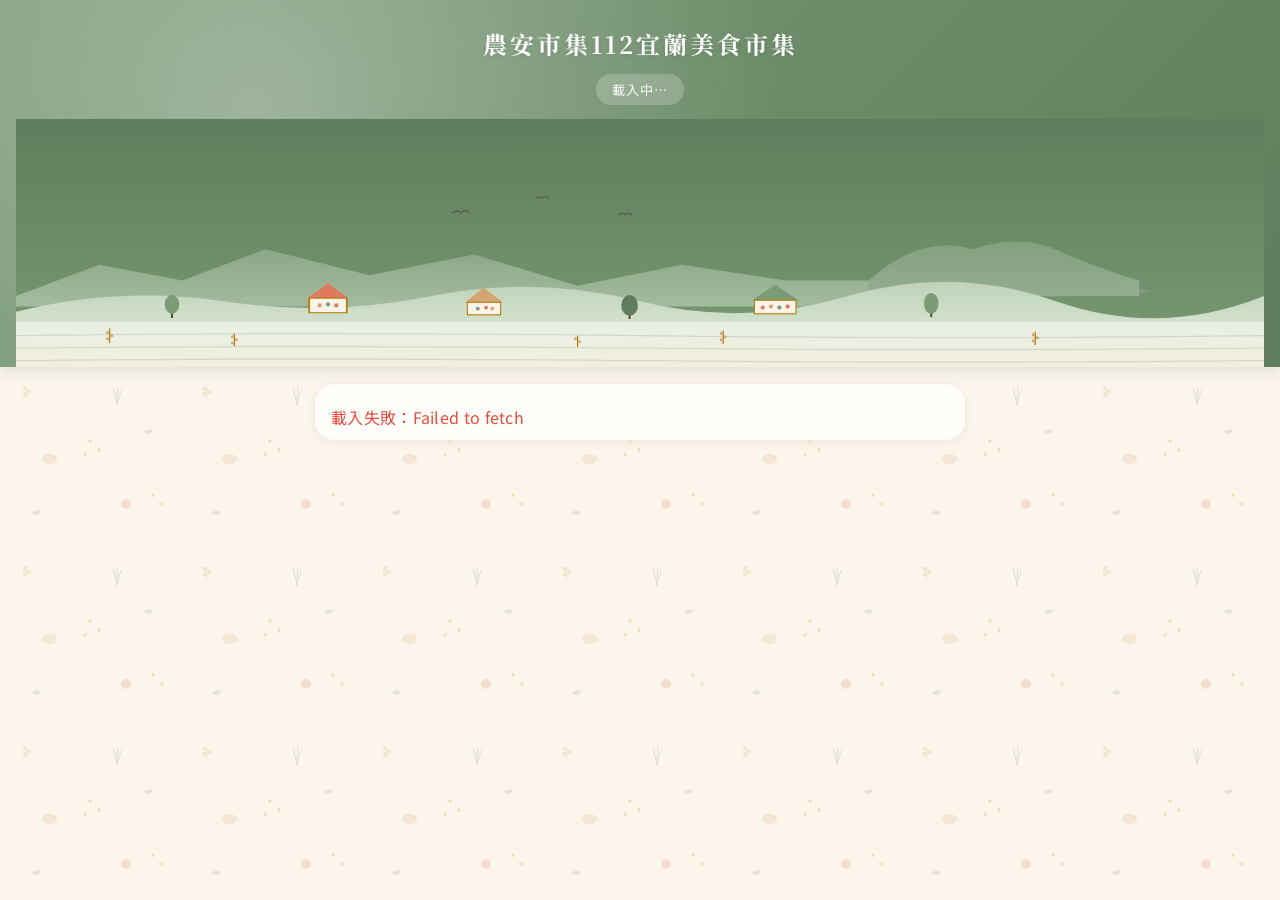
<file: index.html>
<!DOCTYPE html>
<html lang="zh-TW">
<head>
<meta charset="UTF-8">
<meta name="viewport" content="width=device-width, initial-scale=1">
<title>農安市集112宜蘭美食市集</title>
<link rel="preconnect" href="https://fonts.googleapis.com">
<link rel="preconnect" href="https://fonts.gstatic.com" crossorigin>
<link href="https://fonts.googleapis.com/css2?family=Noto+Sans+TC:wght@400;500;600;700&family=Noto+Serif+TC:wght@500;600;700&display=swap" rel="stylesheet">
<link rel="stylesheet" href="css/style.css?v=20261125f">
</head>
<body data-page="front">
<header>
  <h1 id="siteTitle">農安市集112宜蘭美食市集</h1>
  <div class="sub" id="weekLabel">載入中…</div>
  <img src="assets/banner-ilan.svg?v=1" class="banner-illustration" alt="宜蘭小農市集" aria-hidden="true">
</header>

<div class="container" id="main">
  <div class="card">載入中…</div>
</div>

<div class="summary" id="summary" style="display:none;">
  <div>小計 <span class="total-amt" id="totalAmt">0</span></div>
  <button class="btn" id="checkoutBtn">結帳 / 送單</button>
</div>

<!-- 結帳彈窗 -->
<div id="modal" style="display:none;position:fixed;inset:0;background:rgba(0,0,0,0.5);z-index:99;align-items:center;justify-content:center;">
  <div class="card" style="max-width:480px;width:92%;max-height:90vh;overflow:auto;">
    <h3>確認訂單</h3>
    <div id="checkoutItems"></div>
    <label>購買人姓名（必填，可本名/暱稱）</label>
    <input id="custName" placeholder="例：小美">
    <label>電話（可不填）</label>
    <input id="custPhone" placeholder="09xx-xxxxxx">
    <label>備註</label>
    <textarea id="custNote" rows="2" placeholder="可留下取貨提醒"></textarea>
    <div id="turnstileSlot" style="margin:14px 0;display:flex;justify-content:center;"></div>
    <div style="margin-top:12px;display:flex;gap:8px;justify-content:flex-end;">
      <button class="btn btn-ghost" onclick="closeModal()">再修改</button>
      <button class="btn" id="submitOrderBtn">確認送出</button>
    </div>
  </div>
</div>

<script src="js/config.js?v=20261124p"></script>
<script src="js/api.js?v=20261125c"></script>
<script src="js/app.js?v=20261125c"></script>
<script src="js/scroll-top.js?v=20261124p"></script>
</body>
</html>
</file>
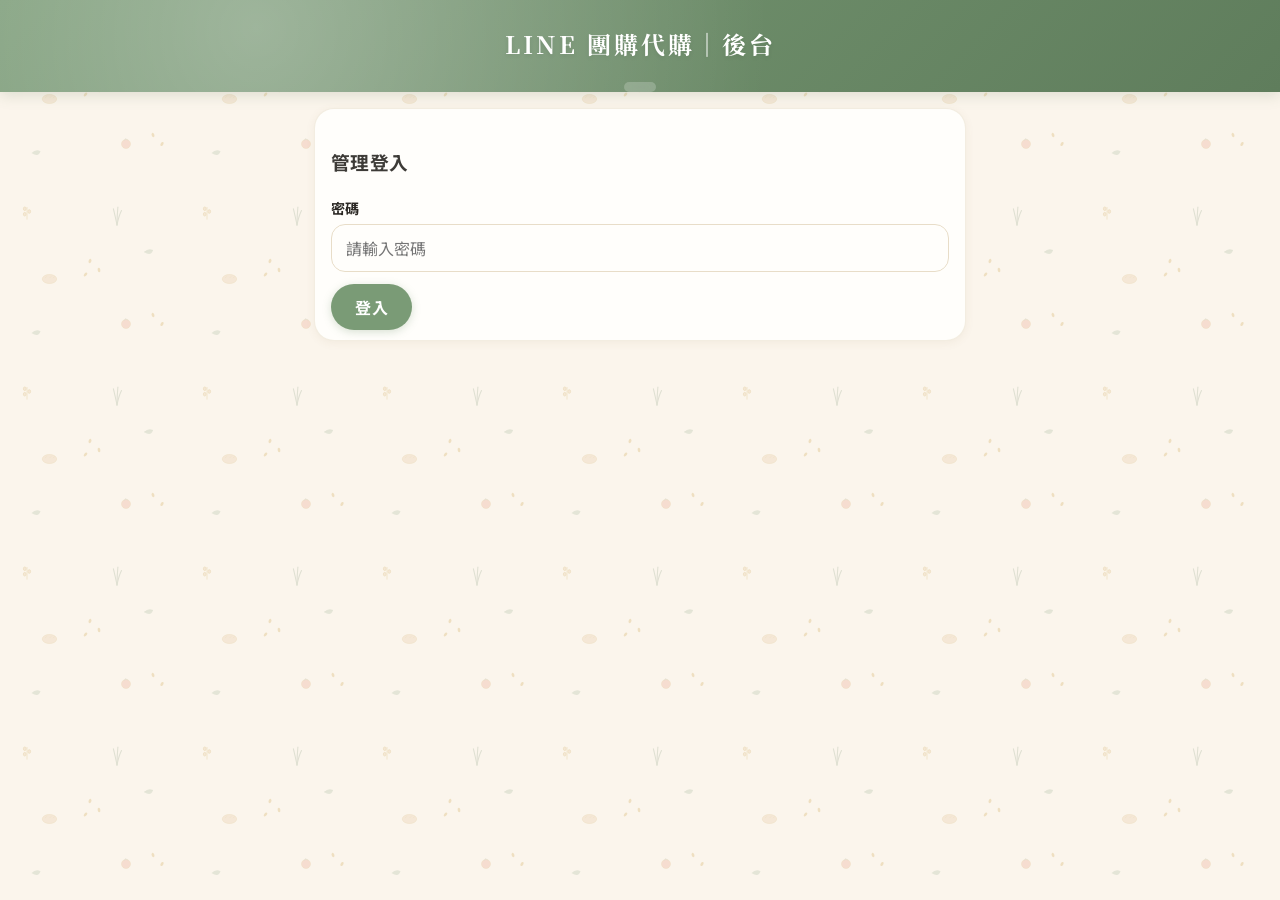
<file: admin.html>
<!DOCTYPE html>
<html lang="zh-TW">
<head>
<meta charset="UTF-8">
<meta name="viewport" content="width=device-width, initial-scale=1">
<title>LINE 團購代購 — 後台</title>
<link rel="preconnect" href="https://fonts.googleapis.com">
<link rel="preconnect" href="https://fonts.gstatic.com" crossorigin>
<link href="https://fonts.googleapis.com/css2?family=Noto+Sans+TC:wght@400;500;600;700&family=Noto+Serif+TC:wght@500;600;700&display=swap" rel="stylesheet">
<link rel="stylesheet" href="css/style.css?v=20261125f">
</head>
<body>
<header>
  <h1>LINE 團購代購｜後台</h1>
  <div class="header-tools">
    <span class="sub" id="roleLabel"></span>
    <a href="manual.html" target="_blank" class="logout-btn" id="manualBtn" style="display:none;text-decoration:none;">📘 操作手冊</a>
    <button class="logout-btn" id="logoutBtn" style="display:none;" onclick="logout()">登出</button>
  </div>
</header>

<div id="loading"><div class="spinner"></div><div id="loadingText">載入中…</div></div>

<!-- 彈窗表單 -->
<div id="formModal" class="modal">
  <div class="modal-content">
    <h3 id="formTitle">編輯</h3>
    <div id="formFields"></div>
    <div class="modal-actions">
      <button class="btn btn-ghost" onclick="closeForm()">取消</button>
      <button class="btn" id="formSaveBtn">儲存</button>
    </div>
  </div>
</div>

<div class="container" id="main">
  <div class="card" id="loginBox">
    <h3>管理登入</h3>
    <label>密碼</label>
    <input type="password" id="pwd" placeholder="請輸入密碼">
    <div style="margin-top:12px;">
      <button class="btn" id="loginBtn">登入</button>
    </div>
  </div>

  <div id="adminArea" style="display:none;">
    <div class="tabs">
      <div class="tab active" data-tab="weeks">📅 週期與排班</div>
      <div class="tab" data-tab="vendors">🛒 代購商家</div>
      <div class="tab" data-tab="stalls">🏪 現場攤位</div>
      <div class="tab" data-tab="orders">🧾 訂單</div>
      <div class="tab" data-tab="report">📊 報表</div>
      <div class="tab" data-tab="settings" id="tabSettings" style="display:none;">⚙️ 系統設定</div>
    </div>
    <div id="tabContent"></div>
  </div>
</div>

<script src="js/config.js?v=20261124p"></script>
<script src="js/api.js?v=20261125c"></script>
<script src="js/admin.js?v=20261125e"></script>
<script src="js/scroll-top.js?v=20261124p"></script>
</body>
</html>
</file>
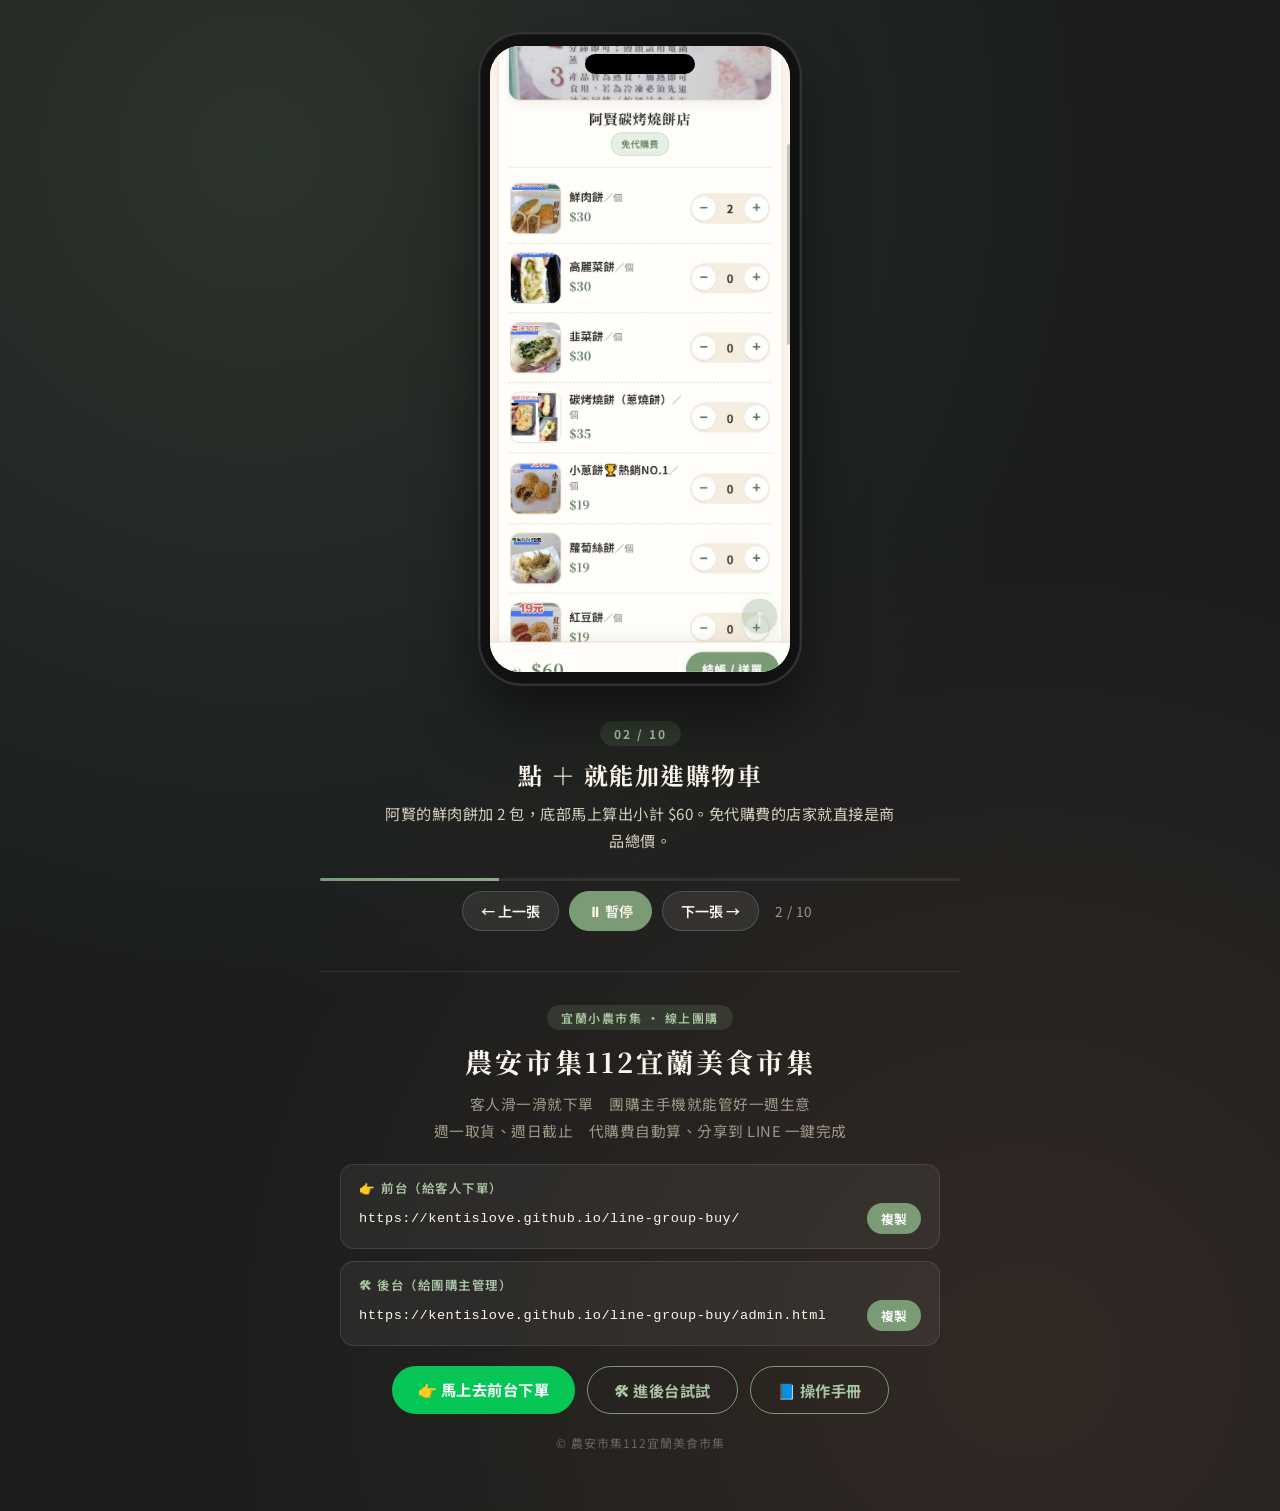
<file: demo.html>
<!DOCTYPE html>
<html lang="zh-TW">
<head>
<meta charset="UTF-8">
<meta name="viewport" content="width=device-width, initial-scale=1">
<title>農安市集112宜蘭美食市集｜線上團購系統</title>
<meta name="description" content="手機下單、分享到 LINE、後台一鍵管理 — 專為宜蘭小農市集設計">
<link rel="preconnect" href="https://fonts.googleapis.com">
<link rel="preconnect" href="https://fonts.gstatic.com" crossorigin>
<link href="https://fonts.googleapis.com/css2?family=Noto+Sans+TC:wght@400;500;600;700&family=Noto+Serif+TC:wght@500;600;700&display=swap" rel="stylesheet">
<style>
  * { box-sizing: border-box; margin: 0; padding: 0; }
  body {
    font-family: "Noto Sans TC", -apple-system, sans-serif;
    background:
      radial-gradient(circle at 20% 10%, rgba(122,155,118,0.18), transparent 50%),
      radial-gradient(circle at 80% 90%, rgba(224,122,95,0.12), transparent 50%),
      #1a1d1c;
    color: #f0e9d9;
    min-height: 100vh;
    overflow-x: hidden;
    letter-spacing: 0.5px;
  }
  .wrap {
    max-width: 1100px;
    margin: 0 auto;
    padding: 24px 20px 60px;
  }

  /* ===== 第 1 區：手機演示（最頂部置中） ===== */
  .stage {
    display: flex; flex-direction: column; align-items: center;
    padding: 10px 0 16px;
  }

  .phone {
    width: 320px;
    height: 650px;
    background: #111;
    border-radius: 42px;
    padding: 12px 10px;
    box-shadow:
      0 0 0 2px #333,
      0 30px 60px rgba(0,0,0,0.5),
      0 0 0 1px rgba(255,255,255,0.05) inset;
    position: relative;
  }
  .phone::before {
    content: '';
    position: absolute;
    top: 20px; left: 50%;
    transform: translateX(-50%);
    width: 110px; height: 20px;
    background: #000;
    border-radius: 12px;
    z-index: 3;
  }
  .screen {
    width: 100%; height: 100%;
    border-radius: 30px;
    overflow: hidden;
    position: relative;
    background: #FBF5EC;
  }

  .slide {
    position: absolute;
    inset: 0;
    transform: translateX(100%);
    transition: transform 0.55s cubic-bezier(0.4, 0, 0.2, 1);
    will-change: transform;
  }
  .slide.active { transform: translateX(0); }
  .slide.prev { transform: translateX(-100%); }
  .slide img {
    width: 100%; height: 100%;
    object-fit: cover;
    object-position: top;
    display: block;
  }

  /* 手指指示 */
  .finger {
    position: absolute;
    width: 46px; height: 46px;
    pointer-events: none;
    z-index: 5;
    opacity: 0;
    transform: translate(-50%, -50%) scale(0.5);
    transition: transform 0.2s;
    filter: drop-shadow(0 4px 12px rgba(0,0,0,0.5));
  }
  .finger.show {
    opacity: 1;
    animation: fingerTap 1.4s ease-out;
  }
  @keyframes fingerTap {
    0%   { opacity: 0; transform: translate(-50%, -80%) scale(0.5); }
    30%  { opacity: 1; transform: translate(-50%, -50%) scale(1); }
    55%  { opacity: 1; transform: translate(-50%, -50%) scale(0.85); }
    70%  { opacity: 1; transform: translate(-50%, -50%) scale(1); }
    100% { opacity: 0; transform: translate(-50%, -50%) scale(1.1); }
  }
  /* 點擊水波紋 */
  .ripple {
    position: absolute;
    width: 70px; height: 70px;
    border: 2px solid #FFF;
    border-radius: 50%;
    pointer-events: none;
    z-index: 4;
    opacity: 0;
    transform: translate(-50%, -50%) scale(0);
  }
  .ripple.show {
    animation: rippleOut 0.9s ease-out 0.4s;
  }
  @keyframes rippleOut {
    0%   { opacity: 0.9; transform: translate(-50%, -50%) scale(0.3); }
    100% { opacity: 0; transform: translate(-50%, -50%) scale(1.6); }
  }
  /* 向上滑的手勢軌跡 */
  .swipe-track {
    position: absolute;
    width: 3px; height: 180px;
    background: linear-gradient(to top, rgba(255,255,255,0.8), rgba(255,255,255,0));
    pointer-events: none; z-index: 5;
    left: 50%; top: 70%;
    transform: translate(-50%, 0) scaleY(0);
    transform-origin: bottom center;
    opacity: 0;
  }
  .swipe-track.show {
    animation: swipeUp 1s ease-out;
  }
  @keyframes swipeUp {
    0%   { opacity: 0; transform: translate(-50%, 0) scaleY(0); }
    30%  { opacity: 1; transform: translate(-50%, 0) scaleY(1); }
    100% { opacity: 0; transform: translate(-50%, -60px) scaleY(1); }
  }

  /* ===== 第 2 區：下方旁白 ===== */
  .caption-wrap {
    max-width: 640px;
    margin: 20px auto 0;
    text-align: center;
  }
  .caption-no {
    display: inline-block;
    background: rgba(122,155,118,0.18);
    color: #a8c4a3;
    padding: 4px 14px;
    border-radius: 20px;
    font-size: 0.75rem;
    font-weight: 700;
    letter-spacing: 2px;
    margin-bottom: 12px;
  }
  .caption-title {
    font-family: "Noto Serif TC", serif;
    font-size: 1.5rem;
    font-weight: 700;
    color: #FBF5EC;
    margin-bottom: 8px;
    line-height: 1.4;
    letter-spacing: 1.5px;
  }
  .caption-desc {
    color: #d6cfbe;
    font-size: 0.95rem;
    line-height: 1.8;
    max-width: 520px;
    margin: 0 auto;
  }

  /* ===== 第 3 區：控制列 + 進度 ===== */
  .progress {
    max-width: 640px;
    margin: 24px auto 10px;
    height: 3px;
    background: rgba(255,255,255,0.08);
    border-radius: 2px;
    overflow: hidden;
  }
  .progress-bar {
    height: 100%;
    background: linear-gradient(90deg, #7A9B76, #8FAA8A);
    width: 0;
    transition: width 0.1s linear;
  }
  .controls {
    display: flex; gap: 10px; align-items: center; justify-content: center;
    flex-wrap: wrap;
    margin-top: 6px;
  }
  .ctrl-btn {
    background: rgba(255,255,255,0.08);
    color: #FBF5EC;
    border: 1px solid rgba(255,255,255,0.15);
    padding: 9px 18px;
    border-radius: 999px;
    cursor: pointer;
    font-size: 0.88rem;
    font-weight: 600;
    font-family: inherit;
    transition: all 0.15s;
  }
  .ctrl-btn:hover { background: rgba(255,255,255,0.15); }
  .ctrl-btn.primary { background: #7A9B76; border-color: #7A9B76; }
  .ctrl-btn.primary:hover { background: #8FAA8A; }
  .page-info { color: #a09888; font-size: 0.85rem; min-width: 50px; text-align: center; }

  /* ===== 第 4 區：品牌 + CTA ===== */
  .brand-block {
    max-width: 640px;
    margin: 40px auto 0;
    padding-top: 32px;
    border-top: 1px solid rgba(255,255,255,0.08);
    text-align: center;
  }
  .brand-tag {
    display: inline-block;
    background: rgba(122,155,118,0.2);
    color: #a8c4a3;
    padding: 4px 14px;
    border-radius: 20px;
    font-size: 0.75rem;
    font-weight: 600;
    letter-spacing: 1.5px;
  }
  .brand-block h1 {
    font-family: "Noto Serif TC", serif;
    font-size: 1.7rem;
    font-weight: 700;
    letter-spacing: 3px;
    margin: 12px 0 10px;
    color: #FBF5EC;
  }
  .brand-sub {
    color: #a09888;
    font-size: 0.92rem;
    line-height: 1.8;
    margin-bottom: 20px;
  }

  /* 連結盒 */
  .link-box {
    background: rgba(255,255,255,0.05);
    border: 1px solid rgba(255,255,255,0.1);
    border-radius: 14px;
    padding: 14px 18px;
    margin: 12px auto;
    max-width: 600px;
    display: grid;
    grid-template-columns: 1fr auto;
    gap: 6px 12px;
    align-items: center;
    text-align: left;
  }
  .link-label {
    grid-column: 1 / -1;
    color: #a8c4a3;
    font-size: 0.78rem;
    font-weight: 600;
    letter-spacing: 1.5px;
  }
  .link-url {
    color: #FBF5EC;
    font-family: 'Consolas', monospace;
    font-size: 0.85rem;
    word-break: break-all;
    text-decoration: none;
    padding: 4px 0;
  }
  .link-url:hover { color: #8FAA8A; text-decoration: underline; }
  .link-copy {
    background: #7A9B76;
    color: #fff;
    border: none;
    padding: 6px 14px;
    border-radius: 999px;
    font-size: 0.8rem;
    font-weight: 600;
    cursor: pointer;
    font-family: inherit;
    white-space: nowrap;
  }
  .link-copy:hover { background: #8FAA8A; }
  .link-copy.copied { background: #06C755; }
  @media (max-width: 480px) {
    .link-box { grid-template-columns: 1fr; }
    .link-url { font-size: 0.78rem; }
    .link-copy { justify-self: start; }
  }
  .cta-grid {
    display: flex; gap: 12px; justify-content: center; flex-wrap: wrap;
    margin-top: 20px;
  }
  .cta {
    display: inline-block;
    padding: 12px 26px;
    border-radius: 999px;
    text-decoration: none;
    font-weight: 700;
    font-size: 0.95rem;
    transition: all 0.15s;
  }
  .cta.primary { background: #06C755; color: #fff; }
  .cta.primary:hover { background: #04a847; }
  .cta.ghost {
    background: transparent; color: #a8c4a3;
    border: 1.5px solid #7A9B76;
  }
  .cta.ghost:hover { background: rgba(122,155,118,0.15); }
  .credit {
    color: #666; font-size: 0.75rem;
    margin-top: 20px; text-align: center;
    letter-spacing: 1px;
  }
</style>
</head>
<body>

<div class="wrap">

  <!-- 1. 手機演示（最上） -->
  <div class="stage">
    <div class="phone">
      <div class="screen" id="screen">
        <!-- 手指 / 水波紋 / 滑動軌跡 共用容器 -->
        <div class="finger" id="finger">
          <svg viewBox="0 0 48 48" xmlns="http://www.w3.org/2000/svg">
            <circle cx="24" cy="24" r="22" fill="rgba(255,255,255,0.15)" stroke="#fff" stroke-width="2"/>
            <circle cx="24" cy="24" r="10" fill="#fff" opacity="0.8"/>
          </svg>
        </div>
        <div class="ripple" id="ripple"></div>
        <div class="swipe-track" id="swipeTrack"></div>
      </div>
    </div>
  </div>

  <!-- 2. 旁白 -->
  <div class="caption-wrap">
    <div class="caption-no" id="capNo">01 / 10</div>
    <div class="caption-title" id="capTitle">載入中…</div>
    <div class="caption-desc" id="capDesc"></div>
  </div>

  <!-- 3. 控制 -->
  <div class="progress"><div class="progress-bar" id="progressBar"></div></div>
  <div class="controls">
    <button class="ctrl-btn" id="prevBtn">← 上一張</button>
    <button class="ctrl-btn primary" id="playBtn">⏸ 暫停</button>
    <button class="ctrl-btn" id="nextBtn">下一張 →</button>
    <span class="page-info" id="pageInfo">1 / 10</span>
  </div>

  <!-- 4. 品牌 + 連結 CTA -->
  <div class="brand-block">
    <span class="brand-tag">宜蘭小農市集 ・ 線上團購</span>
    <h1>農安市集112宜蘭美食市集</h1>
    <div class="brand-sub">
      客人滑一滑就下單　團購主手機就能管好一週生意<br>
      週一取貨、週日截止　代購費自動算、分享到 LINE 一鍵完成
    </div>

    <div class="link-box">
      <div class="link-label">👉 前台（給客人下單）</div>
      <a href="index.html" target="_blank" class="link-url" id="frontUrl">https://kentislove.github.io/line-group-buy/</a>
      <button class="link-copy" onclick="copyUrl('frontUrl', this)">複製</button>
    </div>
    <div class="link-box">
      <div class="link-label">🛠 後台（給團購主管理）</div>
      <a href="admin.html" target="_blank" class="link-url" id="adminUrl">https://kentislove.github.io/line-group-buy/admin.html</a>
      <button class="link-copy" onclick="copyUrl('adminUrl', this)">複製</button>
    </div>

    <div class="cta-grid">
      <a href="index.html" target="_blank" class="cta primary">👉 馬上去前台下單</a>
      <a href="admin.html" target="_blank" class="cta ghost">🛠 進後台試試</a>
      <a href="manual.html" target="_blank" class="cta ghost">📘 操作手冊</a>
    </div>

    <div class="credit">© 農安市集112宜蘭美食市集</div>
  </div>

</div>

<script>
// 每一張畫面 + 「使用者點了哪裡」的座標（screen 300x630 比例內的 %）
const slides = [
  { img: 'demo-shots/01-home.jpg', title: '一打開就看到本週團購',
    desc: '手機點 LINE 群組的連結直接進來。頂上是下單截止時間，中間是蘭陽山景＋小農市集插畫。',
    action: { type: 'tap', x: 85, y: 92 } }, // 點鮮肉餅 ＋
  { img: 'demo-shots/02-add-item.jpg', title: '點 ＋ 就能加進購物車',
    desc: '阿賢的鮮肉餅加 2 包，底部馬上算出小計 $60。免代購費的店家就直接是商品總價。',
    action: { type: 'swipe' } },
  { img: 'demo-shots/03-yishun.jpg', title: '滑到下一家｜亦順軒',
    desc: '另一家代購商家：亦順軒。右上角標著「代購費 10%」，等結帳時自動依小計加計。',
    action: { type: 'tap', x: 85, y: 50 } },
  { img: 'demo-shots/04-add-yishun.jpg', title: '跨家下單｜10% 自動算',
    desc: '再加 1 條紅酒莓果 $60。底下小計跳成 $126（60+60+亦順軒 10% 代購費）。',
    action: { type: 'tap', x: 85, y: 96 } }, // 點結帳
  { img: 'demo-shots/05-checkout.jpg', title: '結帳｜明細一目了然',
    desc: '彈出確認視窗，每一項、代購費、總計都列清楚。填暱稱和電話就能送單。',
    action: { type: 'tap', x: 78, y: 83 } }, // 點確認送出
  { img: 'demo-shots/06-success.jpg', title: '送單完成｜一鍵分享 LINE',
    desc: '下單後跳出訂單摘要，按「分享到 LINE」直接開聊天室挑收件人；或複製訂單貼給團購主。',
    action: { type: 'tap', x: 50, y: 65 } }, // 點分享LINE
  { img: 'demo-shots/07-admin-orders.jpg', title: '後台｜即時看到所有訂單',
    desc: '客人訂單依時間排列，電話、商家、品項、金額清楚。按「整筆刪除」一鍵清掉錯單。',
    action: { type: 'tap', x: 38, y: 23 } }, // 點報表 tab
  { img: 'demo-shots/08-admin-report.jpg', title: '本週報表｜列印／匯出 Excel',
    desc: '依客人分組，看得到每個人買了什麼、各自總計。可以列印給攤商、或匯出 Excel 給會計。',
    action: { type: 'tap', x: 18, y: 17 } }, // 點週期與排班 tab
  { img: 'demo-shots/09-schedule.jpg', title: '每週勾一勾就排班完成',
    desc: '週期分頁點「設定排班」→ 勾選這週出現的商家、攤位。前台只會顯示勾起來的。',
    action: { type: 'tap', x: 43, y: 17 } }, // 點代購商家 tab
  { img: 'demo-shots/10-quick-add.jpg', title: '新增商家｜5 格搞定',
    desc: '快速新增商家只問 5 樣：名稱、收不收代購費、金額、模式、照片。其他自動帶預設值。',
    action: { type: 'tap', x: 78, y: 92 } } // 點儲存
];

const screen = document.getElementById('screen');
const bar = document.getElementById('progressBar');
const capNo = document.getElementById('capNo');
const capTitle = document.getElementById('capTitle');
const capDesc = document.getElementById('capDesc');
const pageInfo = document.getElementById('pageInfo');
const finger = document.getElementById('finger');
const ripple = document.getElementById('ripple');
const swipeTrack = document.getElementById('swipeTrack');

// 建 slide 元素
const slideEls = [];
slides.forEach((s, i) => {
  const div = document.createElement('div');
  div.className = 'slide';
  div.innerHTML = `<img src="${s.img}" alt="${s.title}">`;
  screen.appendChild(div);
  slideEls.push(div);
});

let current = 0;
let playing = true;
const DURATION = 5000;   // 每張總長
const ACTION_AT = 3600;  // 動作出現時機
let startTime = Date.now();
let actionTriggered = false;

function show(i) {
  const n = slides.length;
  const prevIdx = current;
  current = ((i % n) + n) % n;
  slideEls.forEach((el, idx) => {
    el.classList.remove('active', 'prev');
    if (idx === current) el.classList.add('active');
    else if (idx === prevIdx && prevIdx !== current) el.classList.add('prev');
  });
  const s = slides[current];
  capNo.textContent = String(current + 1).padStart(2, '0') + ' / ' + String(n).padStart(2, '0');
  capTitle.textContent = s.title;
  capDesc.textContent = s.desc;
  pageInfo.textContent = (current + 1) + ' / ' + n;
  startTime = Date.now();
  actionTriggered = false;
  // 重置手勢元素
  finger.classList.remove('show');
  ripple.classList.remove('show');
  swipeTrack.classList.remove('show');
}

function playAction() {
  const s = slides[current];
  const a = s.action;
  if (!a) return;
  if (a.type === 'tap') {
    finger.style.left = a.x + '%';
    finger.style.top = a.y + '%';
    ripple.style.left = a.x + '%';
    ripple.style.top = a.y + '%';
    // reset first
    finger.classList.remove('show');
    ripple.classList.remove('show');
    void finger.offsetWidth;
    void ripple.offsetWidth;
    finger.classList.add('show');
    ripple.classList.add('show');
  } else if (a.type === 'swipe') {
    swipeTrack.classList.remove('show');
    void swipeTrack.offsetWidth;
    swipeTrack.classList.add('show');
  }
}

function tick() {
  if (playing) {
    const elapsed = Date.now() - startTime;
    const pct = Math.min(100, (elapsed / DURATION) * 100);
    bar.style.width = pct + '%';
    if (!actionTriggered && elapsed >= ACTION_AT) {
      actionTriggered = true;
      playAction();
    }
    if (elapsed >= DURATION) show(current + 1);
  }
  requestAnimationFrame(tick);
}

document.getElementById('prevBtn').onclick = () => show(current - 1);
document.getElementById('nextBtn').onclick = () => show(current + 1);
document.getElementById('playBtn').onclick = (e) => {
  playing = !playing;
  e.target.textContent = playing ? '⏸ 暫停' : '▶ 播放';
  if (playing) startTime = Date.now() - (parseFloat(bar.style.width) / 100 * DURATION);
};
document.addEventListener('keydown', (e) => {
  if (e.key === 'ArrowLeft') show(current - 1);
  else if (e.key === 'ArrowRight') show(current + 1);
  else if (e.key === ' ') { e.preventDefault(); document.getElementById('playBtn').click(); }
});

show(0);
tick();

async function copyUrl(id, btn) {
  const url = document.getElementById(id).href;
  try { await navigator.clipboard.writeText(url); }
  catch (e) {
    const t = document.createElement('textarea');
    t.value = url; document.body.appendChild(t); t.select();
    document.execCommand('copy'); t.remove();
  }
  const orig = btn.textContent;
  btn.textContent = '已複製';
  btn.classList.add('copied');
  setTimeout(() => { btn.textContent = orig; btn.classList.remove('copied'); }, 1500);
}
</script>
</body>
</html>
</file>
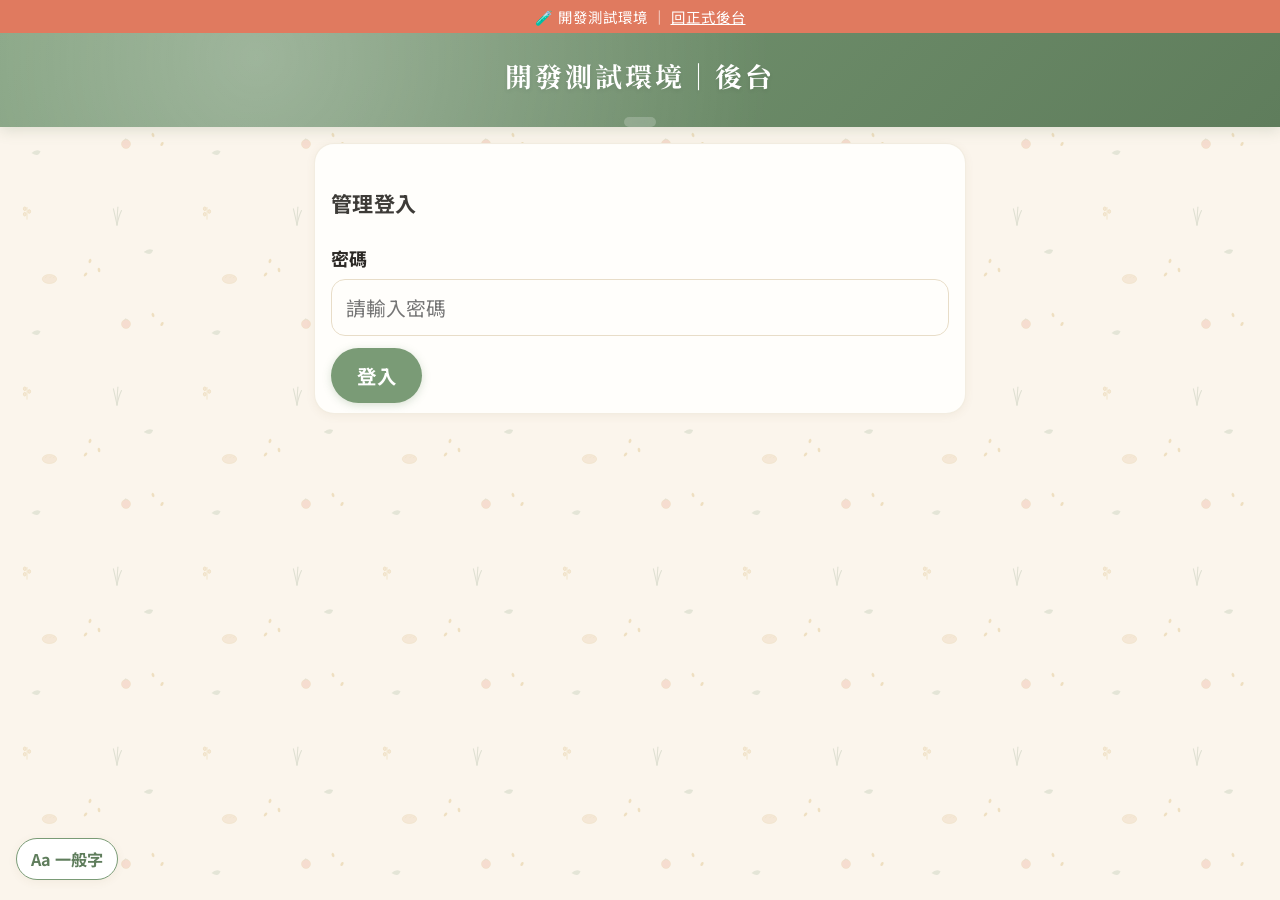
<file: dev-admin.html>
<!DOCTYPE html>
<html lang="zh-TW">
<head>
<meta charset="UTF-8">
<meta name="viewport" content="width=device-width, initial-scale=1">
<title>開發測試環境 — 後台</title>
<link rel="preconnect" href="https://fonts.googleapis.com">
<link rel="preconnect" href="https://fonts.gstatic.com" crossorigin>
<link href="https://fonts.googleapis.com/css2?family=Noto+Sans+TC:wght@400;500;600;700&family=Noto+Serif+TC:wght@500;600;700&display=swap" rel="stylesheet">
<link rel="stylesheet" href="css/style.css?v=20261125f">
</head>
<body>
<div style="position:fixed;top:0;left:0;right:0;background:#E07A5F;color:#fff;text-align:center;padding:4px;font-size:0.8rem;z-index:1000;letter-spacing:1px;">
  🧪 開發測試環境 ｜ <a href="admin.html" style="color:#fff;text-decoration:underline;">回正式後台</a>
</div>
<header style="margin-top:28px;">
  <h1>開發測試環境｜後台</h1>
  <div class="header-tools">
    <span class="sub" id="roleLabel"></span>
    <button class="logout-btn" id="copyLinkBtn" style="display:none;background:#fff;color:#5F7D5C;">🔗 複製下單網址</button>
    <button class="logout-btn" id="guideBtn" style="display:none;">🧭 新手導引</button>
    <a href="manual.html" target="_blank" class="logout-btn" id="manualBtn" style="display:none;text-decoration:none;">📘 操作手冊</a>
    <button class="logout-btn" id="logoutBtn" style="display:none;" onclick="logout()">登出</button>
  </div>
</header>

<div id="loading"><div class="spinner"></div><div id="loadingText">載入中…</div></div>

<div id="formModal" class="modal">
  <div class="modal-content">
    <h3 id="formTitle">編輯</h3>
    <div id="formFields"></div>
    <div class="modal-actions">
      <button class="btn btn-ghost" onclick="closeForm()">取消</button>
      <button class="btn" id="formSaveBtn">儲存</button>
    </div>
  </div>
</div>

<div class="container" id="main">
  <div class="card" id="loginBox">
    <h3>管理登入</h3>
    <label>密碼</label>
    <input type="password" id="pwd" placeholder="請輸入密碼">
    <div style="margin-top:12px;">
      <button class="btn" id="loginBtn">登入</button>
    </div>
  </div>

  <div id="adminArea" style="display:none;">
    <div class="tabs">
      <div class="tab active" data-tab="weeks">📅 週期與排班</div>
      <div class="tab" data-tab="vendors">🛒 代購商家</div>
      <div class="tab" data-tab="stalls">🏪 現場攤位</div>
      <div class="tab" data-tab="orders">🧾 訂單</div>
      <div class="tab" data-tab="report">📊 報表</div>
      <div class="tab" data-tab="settings" id="tabSettings" style="display:none;">⚙️ 系統設定</div>
    </div>
    <div id="tabContent"></div>
  </div>
</div>

<script src="js/dev-config.js?v=20261125a"></script>
<script src="js/api.js?v=20261125c"></script>
<script src="js/ux.js?v=20261125c"></script>
<script src="js/onboarding.js?v=20261125c"></script>
<script src="js/admin.js?v=20261125e"></script>
<script src="js/scroll-top.js?v=20261125a"></script>
</body>
</html>
</file>
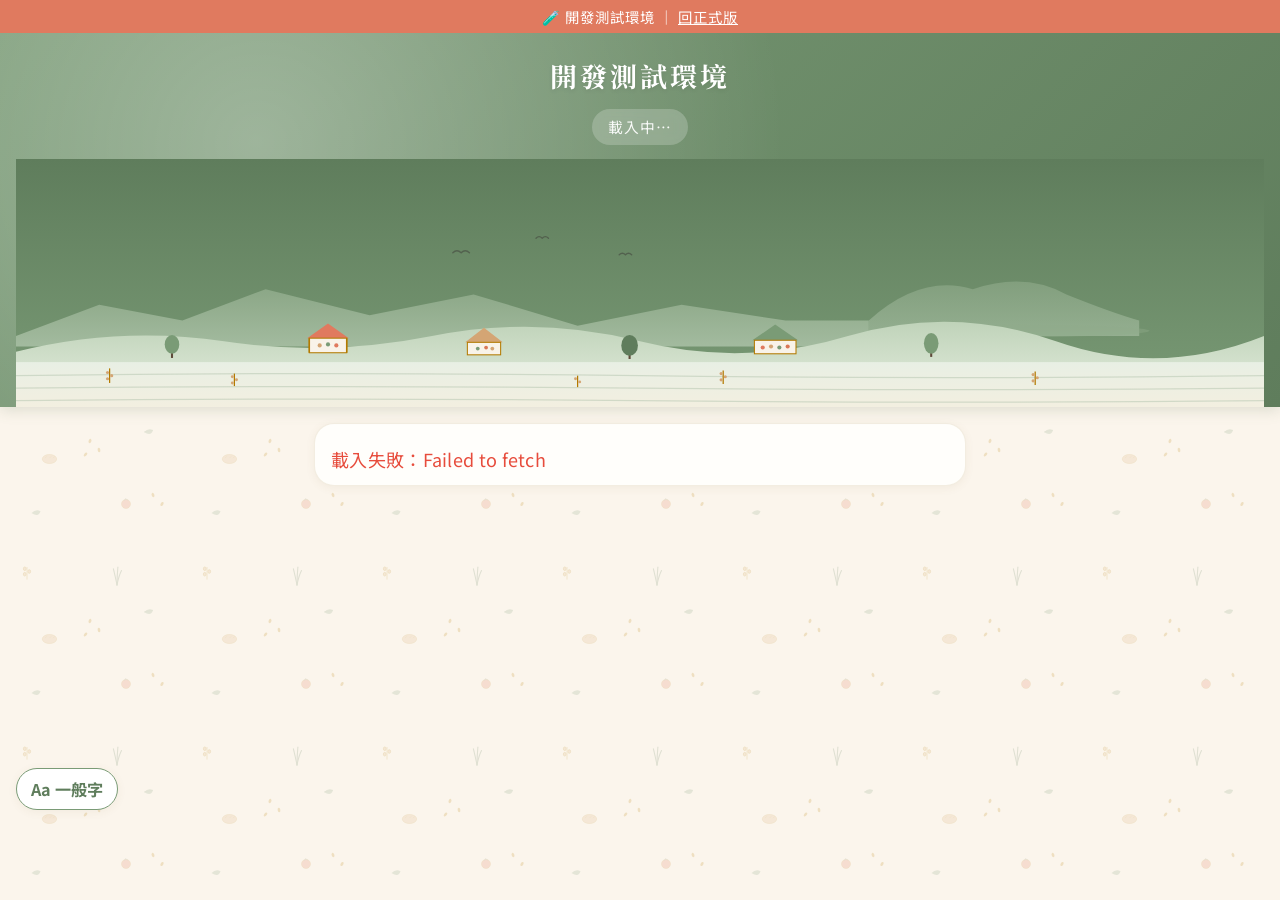
<file: dev.html>
<!DOCTYPE html>
<html lang="zh-TW">
<head>
<meta charset="UTF-8">
<meta name="viewport" content="width=device-width, initial-scale=1">
<title>開發測試環境</title>
<link rel="preconnect" href="https://fonts.googleapis.com">
<link rel="preconnect" href="https://fonts.gstatic.com" crossorigin>
<link href="https://fonts.googleapis.com/css2?family=Noto+Sans+TC:wght@400;500;600;700&family=Noto+Serif+TC:wght@500;600;700&display=swap" rel="stylesheet">
<link rel="stylesheet" href="css/style.css?v=20261125f">
</head>
<body data-page="front">
<div style="position:fixed;top:0;left:0;right:0;background:#E07A5F;color:#fff;text-align:center;padding:4px;font-size:0.8rem;z-index:1000;letter-spacing:1px;">
  🧪 開發測試環境 ｜ <a href="index.html" style="color:#fff;text-decoration:underline;">回正式版</a>
</div>
<header style="margin-top:28px;">
  <h1 id="siteTitle">開發測試環境</h1>
  <div class="sub" id="weekLabel">載入中…</div>
  <img src="assets/banner-ilan.svg?v=1" class="banner-illustration" alt="" aria-hidden="true">
</header>

<div class="container" id="main">
  <div class="card">載入中…</div>
</div>

<div class="summary" id="summary" style="display:none;">
  <div>小計 <span class="total-amt" id="totalAmt">0</span></div>
  <button class="btn" id="checkoutBtn">結帳 / 送單</button>
</div>

<div id="modal" style="display:none;position:fixed;inset:0;background:rgba(0,0,0,0.5);z-index:99;align-items:center;justify-content:center;">
  <div class="card" style="max-width:480px;width:92%;max-height:90vh;overflow:auto;">
    <h3>確認訂單</h3>
    <div id="checkoutItems"></div>
    <label>購買人姓名（必填，可本名/暱稱）</label>
    <input id="custName" placeholder="例：小美">
    <label>電話（可不填）</label>
    <input id="custPhone" placeholder="09xx-xxxxxx">
    <label>備註</label>
    <textarea id="custNote" rows="2" placeholder="可留下取貨提醒"></textarea>
    <div id="turnstileSlot" style="margin:14px 0;display:flex;justify-content:center;"></div>
    <div style="margin-top:12px;display:flex;gap:8px;justify-content:flex-end;">
      <button class="btn btn-ghost" onclick="closeModal()">再修改</button>
      <button class="btn" id="submitOrderBtn">確認送出</button>
    </div>
  </div>
</div>

<script src="js/dev-config.js?v=20261125a"></script>
<script src="js/api.js?v=20261125c"></script>
<script src="js/ux.js?v=20261125c"></script>
<script src="js/app.js?v=20261125c"></script>
<script src="js/scroll-top.js?v=20261125a"></script>
</body>
</html>
</file>
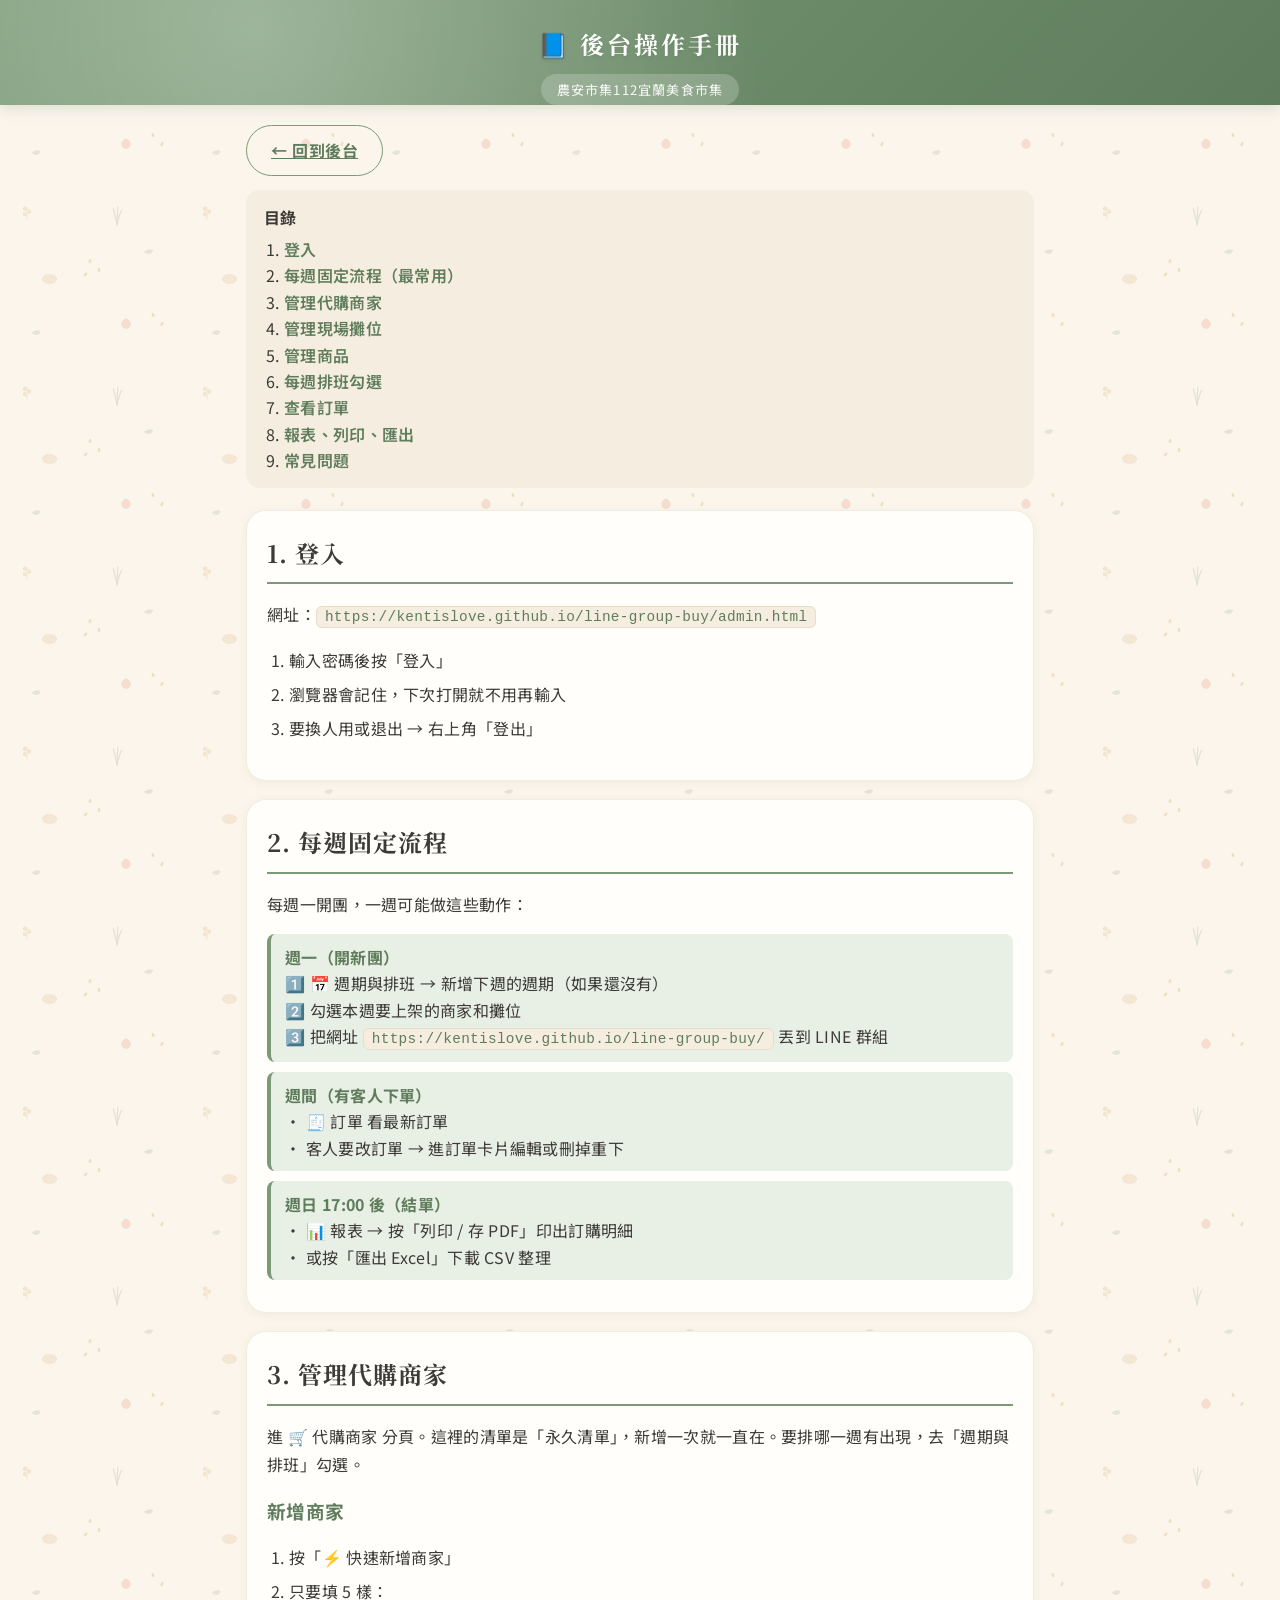
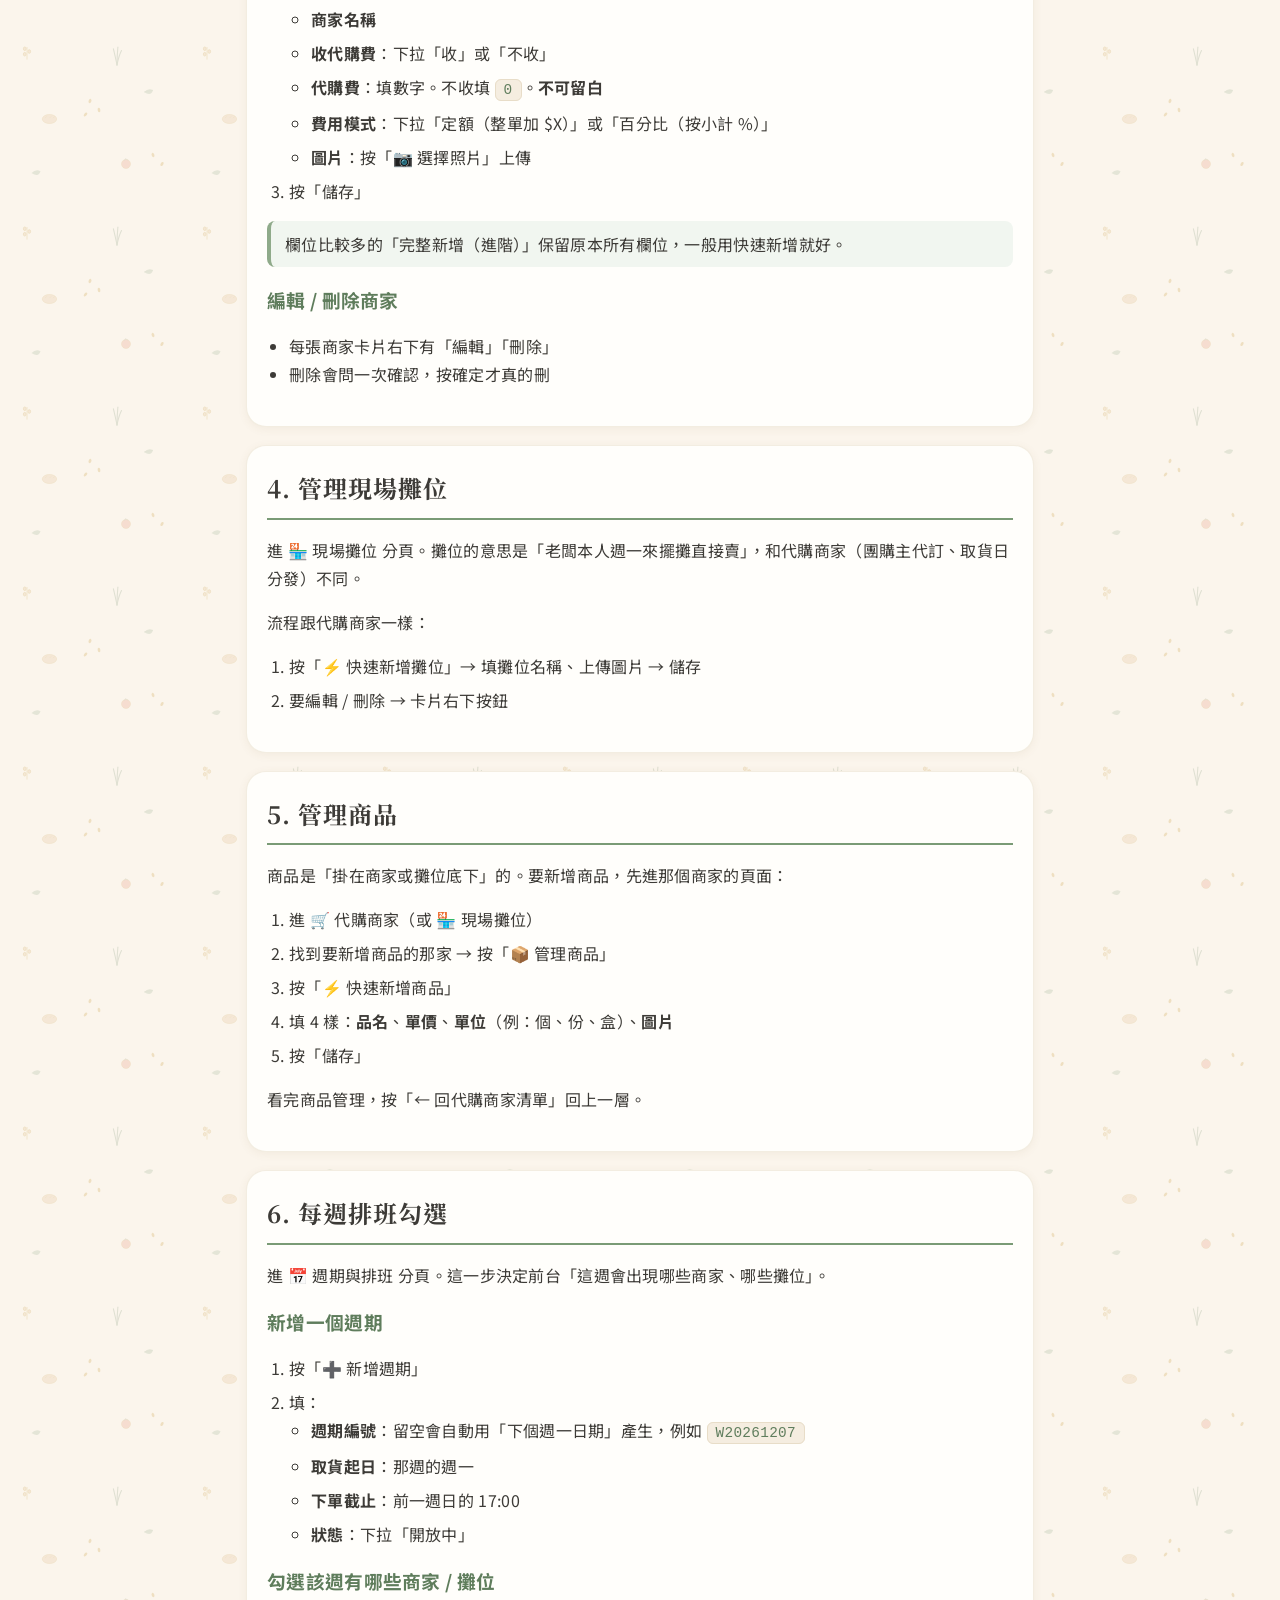
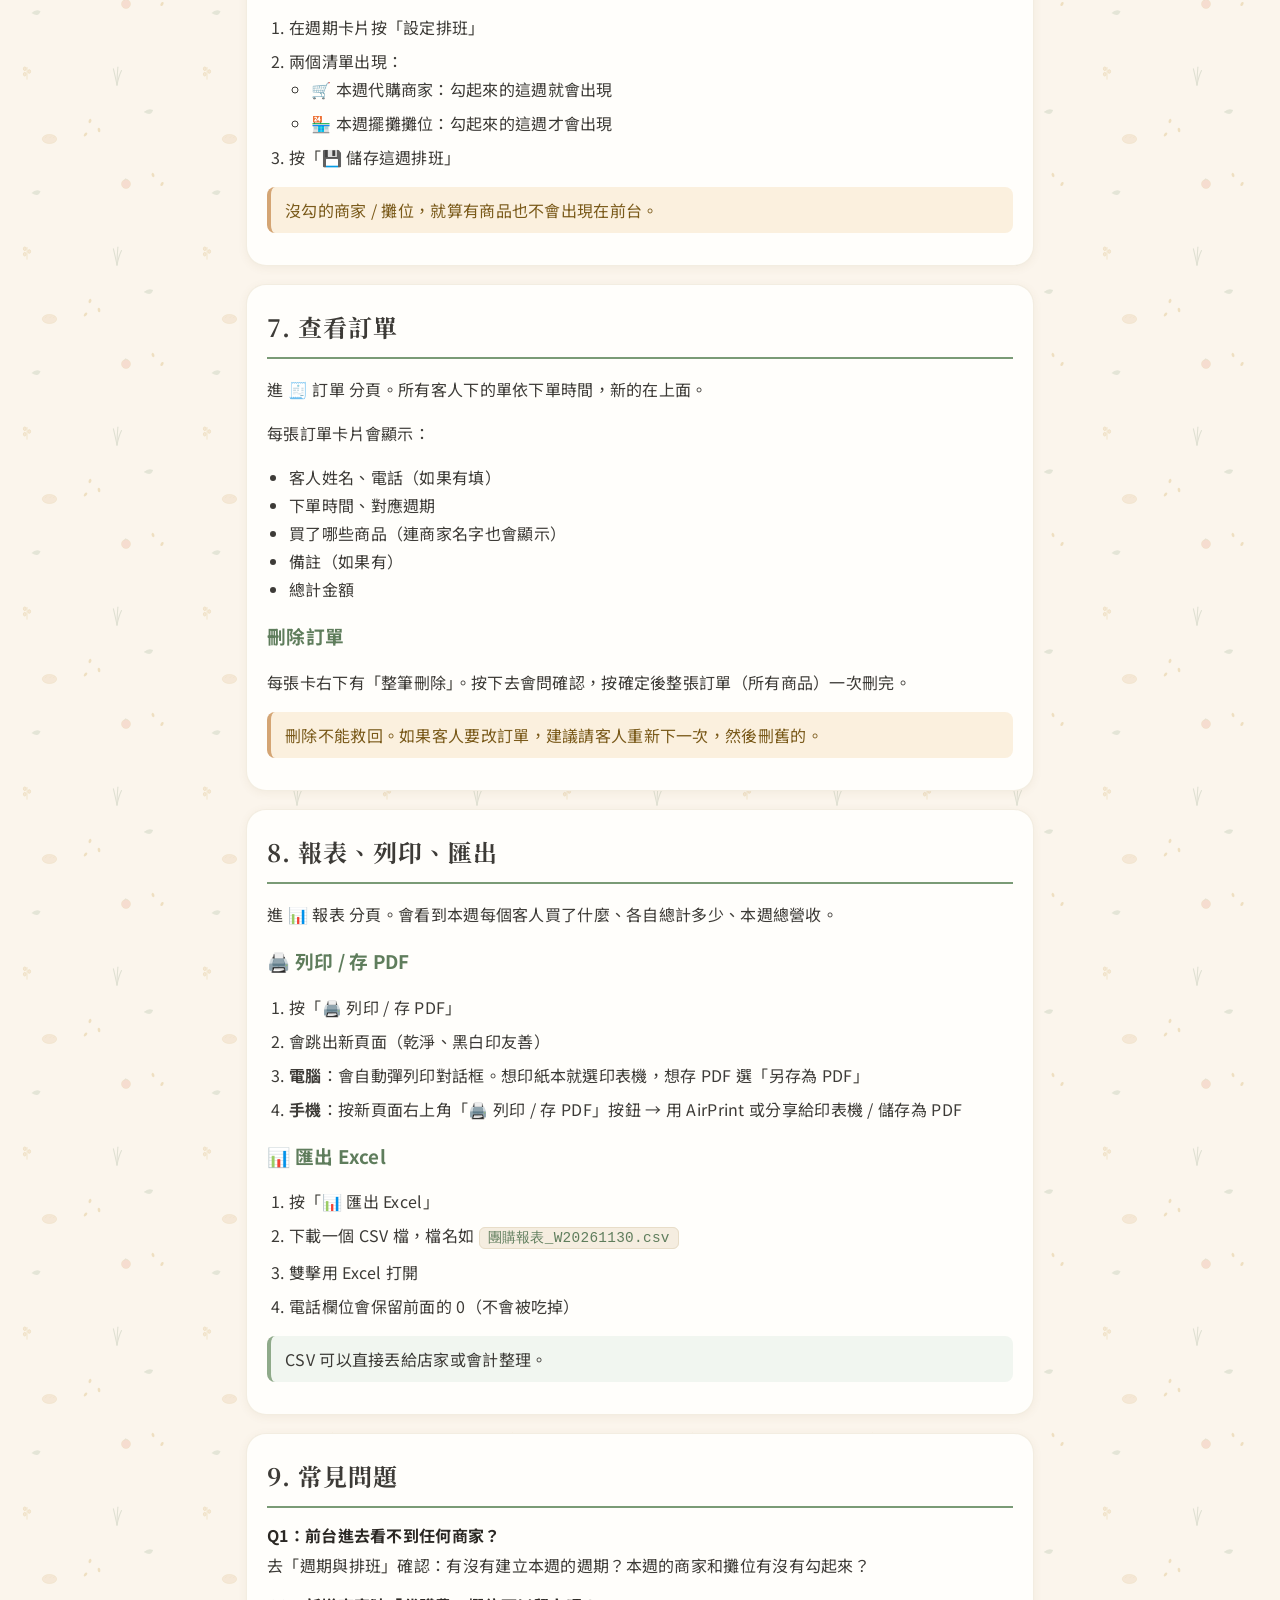
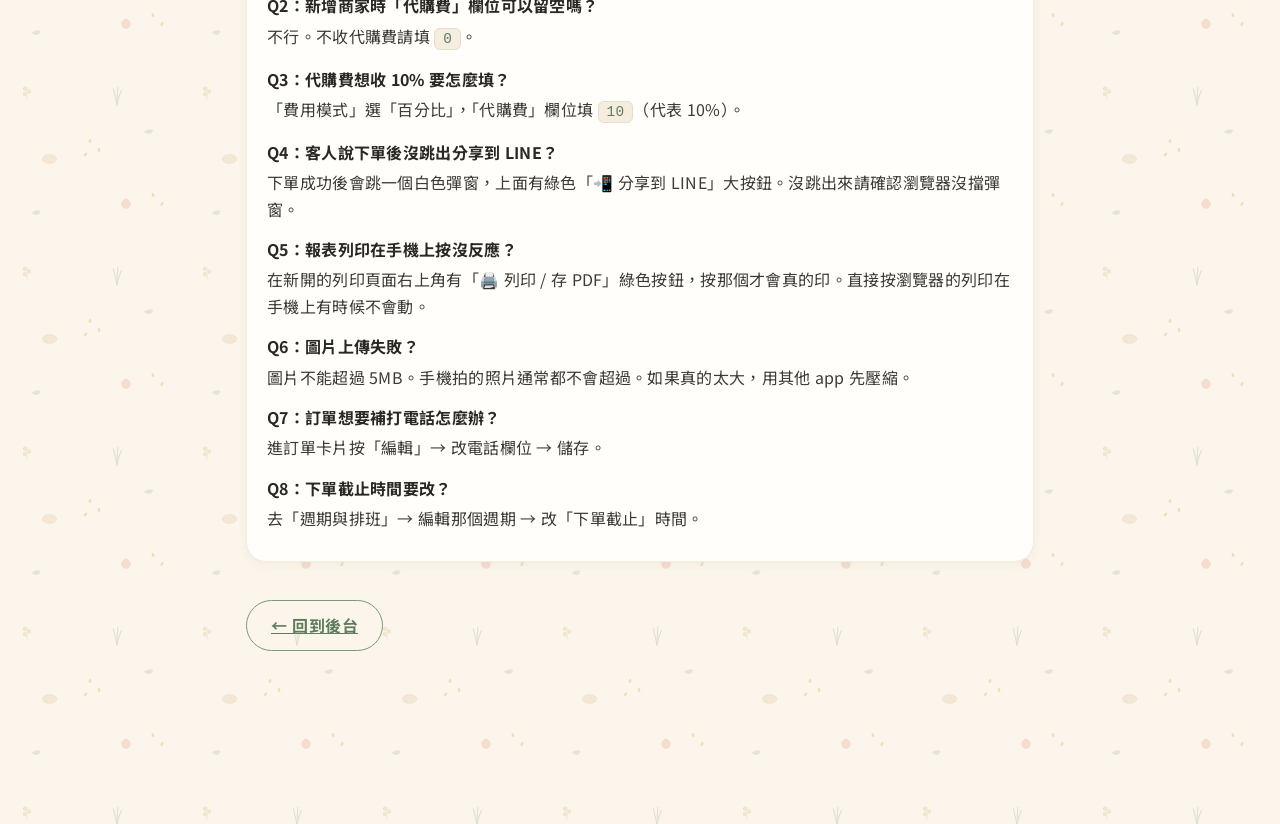
<file: manual.html>
<!DOCTYPE html>
<html lang="zh-TW">
<head>
<meta charset="UTF-8">
<meta name="viewport" content="width=device-width, initial-scale=1">
<title>操作手冊｜農安市集112宜蘭美食市集</title>
<link rel="preconnect" href="https://fonts.googleapis.com">
<link rel="preconnect" href="https://fonts.gstatic.com" crossorigin>
<link href="https://fonts.googleapis.com/css2?family=Noto+Sans+TC:wght@400;500;600;700&family=Noto+Serif+TC:wght@500;600;700&display=swap" rel="stylesheet">
<link rel="stylesheet" href="css/style.css?v=20261124o">
<style>
  .manual-container { max-width: 820px; margin: 0 auto; padding: 20px 16px 60px; }
  .manual-card { background: var(--card); border-radius: var(--radius); padding: 22px 20px; margin-bottom: 18px; box-shadow: var(--shadow); border: 1px solid rgba(232, 221, 200, 0.5); }
  .manual-card h2 { margin: 0 0 14px; padding-bottom: 10px; border-bottom: 2px solid var(--primary); font-weight: 700; font-family: "Noto Serif TC", serif; letter-spacing: 1px; }
  .manual-card h3 { margin: 18px 0 8px; color: var(--primary-dark); font-weight: 700; }
  .manual-card p, .manual-card li { color: var(--text); line-height: 1.75; }
  .manual-card ol, .manual-card ul { padding-left: 22px; }
  .manual-card ol li { margin-bottom: 6px; }
  .toc { background: var(--surface); border-radius: var(--radius-sm); padding: 14px 18px; margin-bottom: 22px; }
  .toc ol { margin: 6px 0 0; padding-left: 20px; }
  .toc a { color: var(--primary-dark); text-decoration: none; font-weight: 600; }
  .toc a:hover { text-decoration: underline; }
  .step { background: var(--primary-light); border-left: 4px solid var(--primary); padding: 10px 14px; margin: 10px 0; border-radius: 8px; }
  .step b { color: var(--primary-dark); }
  .warn { background: var(--warn-bg); border-left: 4px solid var(--warn); padding: 10px 14px; margin: 10px 0; border-radius: 8px; color: #7a5a1a; }
  .tip { background: #F1F6F0; border-left: 4px solid #8FAA8A; padding: 10px 14px; margin: 10px 0; border-radius: 8px; color: var(--text); }
  code, kbd { background: var(--surface); padding: 2px 8px; border-radius: 6px; font-family: 'Consolas', monospace; font-size: 0.9em; color: var(--primary-dark); border: 1px solid var(--border); }
  .back-btn { margin-bottom: 14px; display: inline-block; }
  table.tbl { width: 100%; margin: 10px 0; border-collapse: collapse; font-size: 0.92rem; }
  table.tbl th, table.tbl td { padding: 8px 10px; border: 1px solid var(--border); text-align: left; }
  table.tbl th { background: var(--surface); font-weight: 700; }
  .q { font-weight: 700; color: var(--title); margin-top: 14px; }
  .a { color: var(--text); margin: 4px 0 8px; }
</style>
</head>
<body>

<header>
  <h1>📘 後台操作手冊</h1>
  <div class="sub">農安市集112宜蘭美食市集</div>
</header>

<div class="manual-container">

  <a href="admin.html" class="btn btn-ghost back-btn">← 回到後台</a>

  <div class="toc">
    <b>目錄</b>
    <ol>
      <li><a href="#login">登入</a></li>
      <li><a href="#weekly">每週固定流程（最常用）</a></li>
      <li><a href="#vendor">管理代購商家</a></li>
      <li><a href="#stall">管理現場攤位</a></li>
      <li><a href="#item">管理商品</a></li>
      <li><a href="#schedule">每週排班勾選</a></li>
      <li><a href="#order">查看訂單</a></li>
      <li><a href="#report">報表、列印、匯出</a></li>
      <li><a href="#faq">常見問題</a></li>
    </ol>
  </div>

  <div class="manual-card" id="login">
    <h2>1. 登入</h2>
    <p>網址：<code>https://kentislove.github.io/line-group-buy/admin.html</code></p>
    <ol>
      <li>輸入密碼後按「登入」</li>
      <li>瀏覽器會記住，下次打開就不用再輸入</li>
      <li>要換人用或退出 → 右上角「登出」</li>
    </ol>
  </div>

  <div class="manual-card" id="weekly">
    <h2>2. 每週固定流程</h2>
    <p>每週一開團，一週可能做這些動作：</p>
    <div class="step">
      <b>週一（開新團）</b><br>
      1️⃣ 📅 週期與排班 → 新增下週的週期（如果還沒有）<br>
      2️⃣ 勾選本週要上架的商家和攤位<br>
      3️⃣ 把網址 <code>https://kentislove.github.io/line-group-buy/</code> 丟到 LINE 群組
    </div>
    <div class="step">
      <b>週間（有客人下單）</b><br>
      • 🧾 訂單 看最新訂單<br>
      • 客人要改訂單 → 進訂單卡片編輯或刪掉重下
    </div>
    <div class="step">
      <b>週日 17:00 後（結單）</b><br>
      • 📊 報表 → 按「列印 / 存 PDF」印出訂購明細<br>
      • 或按「匯出 Excel」下載 CSV 整理
    </div>
  </div>

  <div class="manual-card" id="vendor">
    <h2>3. 管理代購商家</h2>
    <p>進 🛒 代購商家 分頁。這裡的清單是「永久清單」，新增一次就一直在。要排哪一週有出現，去「週期與排班」勾選。</p>

    <h3>新增商家</h3>
    <ol>
      <li>按「⚡ 快速新增商家」</li>
      <li>只要填 5 樣：
        <ul>
          <li><b>商家名稱</b></li>
          <li><b>收代購費</b>：下拉「收」或「不收」</li>
          <li><b>代購費</b>：填數字。不收填 <code>0</code>。<b>不可留白</b></li>
          <li><b>費用模式</b>：下拉「定額（整單加 $X）」或「百分比（按小計 %）」</li>
          <li><b>圖片</b>：按「📷 選擇照片」上傳</li>
        </ul>
      </li>
      <li>按「儲存」</li>
    </ol>
    <div class="tip">欄位比較多的「完整新增（進階）」保留原本所有欄位，一般用快速新增就好。</div>

    <h3>編輯 / 刪除商家</h3>
    <ul>
      <li>每張商家卡片右下有「編輯」「刪除」</li>
      <li>刪除會問一次確認，按確定才真的刪</li>
    </ul>
  </div>

  <div class="manual-card" id="stall">
    <h2>4. 管理現場攤位</h2>
    <p>進 🏪 現場攤位 分頁。攤位的意思是「老闆本人週一來擺攤直接賣」，和代購商家（團購主代訂、取貨日分發）不同。</p>
    <p>流程跟代購商家一樣：</p>
    <ol>
      <li>按「⚡ 快速新增攤位」→ 填攤位名稱、上傳圖片 → 儲存</li>
      <li>要編輯 / 刪除 → 卡片右下按鈕</li>
    </ol>
  </div>

  <div class="manual-card" id="item">
    <h2>5. 管理商品</h2>
    <p>商品是「掛在商家或攤位底下」的。要新增商品，先進那個商家的頁面：</p>
    <ol>
      <li>進 🛒 代購商家（或 🏪 現場攤位）</li>
      <li>找到要新增商品的那家 → 按「📦 管理商品」</li>
      <li>按「⚡ 快速新增商品」</li>
      <li>填 4 樣：<b>品名</b>、<b>單價</b>、<b>單位</b>（例：個、份、盒）、<b>圖片</b></li>
      <li>按「儲存」</li>
    </ol>
    <p>看完商品管理，按「← 回代購商家清單」回上一層。</p>
  </div>

  <div class="manual-card" id="schedule">
    <h2>6. 每週排班勾選</h2>
    <p>進 📅 週期與排班 分頁。這一步決定前台「這週會出現哪些商家、哪些攤位」。</p>

    <h3>新增一個週期</h3>
    <ol>
      <li>按「➕ 新增週期」</li>
      <li>填：
        <ul>
          <li><b>週期編號</b>：留空會自動用「下個週一日期」產生，例如 <code>W20261207</code></li>
          <li><b>取貨起日</b>：那週的週一</li>
          <li><b>下單截止</b>：前一週日的 17:00</li>
          <li><b>狀態</b>：下拉「開放中」</li>
        </ul>
      </li>
    </ol>

    <h3>勾選該週有哪些商家 / 攤位</h3>
    <ol>
      <li>在週期卡片按「設定排班」</li>
      <li>兩個清單出現：
        <ul>
          <li>🛒 本週代購商家：勾起來的這週就會出現</li>
          <li>🏪 本週擺攤攤位：勾起來的這週才會出現</li>
        </ul>
      </li>
      <li>按「💾 儲存這週排班」</li>
    </ol>
    <div class="warn">沒勾的商家 / 攤位，就算有商品也不會出現在前台。</div>
  </div>

  <div class="manual-card" id="order">
    <h2>7. 查看訂單</h2>
    <p>進 🧾 訂單 分頁。所有客人下的單依下單時間，新的在上面。</p>
    <p>每張訂單卡片會顯示：</p>
    <ul>
      <li>客人姓名、電話（如果有填）</li>
      <li>下單時間、對應週期</li>
      <li>買了哪些商品（連商家名字也會顯示）</li>
      <li>備註（如果有）</li>
      <li>總計金額</li>
    </ul>

    <h3>刪除訂單</h3>
    <p>每張卡右下有「整筆刪除」。按下去會問確認，按確定後整張訂單（所有商品）一次刪完。</p>
    <div class="warn">刪除不能救回。如果客人要改訂單，建議請客人重新下一次，然後刪舊的。</div>
  </div>

  <div class="manual-card" id="report">
    <h2>8. 報表、列印、匯出</h2>
    <p>進 📊 報表 分頁。會看到本週每個客人買了什麼、各自總計多少、本週總營收。</p>

    <h3>🖨️ 列印 / 存 PDF</h3>
    <ol>
      <li>按「🖨️ 列印 / 存 PDF」</li>
      <li>會跳出新頁面（乾淨、黑白印友善）</li>
      <li><b>電腦</b>：會自動彈列印對話框。想印紙本就選印表機，想存 PDF 選「另存為 PDF」</li>
      <li><b>手機</b>：按新頁面右上角「🖨️ 列印 / 存 PDF」按鈕 → 用 AirPrint 或分享給印表機 / 儲存為 PDF</li>
    </ol>

    <h3>📊 匯出 Excel</h3>
    <ol>
      <li>按「📊 匯出 Excel」</li>
      <li>下載一個 CSV 檔，檔名如 <code>團購報表_W20261130.csv</code></li>
      <li>雙擊用 Excel 打開</li>
      <li>電話欄位會保留前面的 0（不會被吃掉）</li>
    </ol>
    <div class="tip">CSV 可以直接丟給店家或會計整理。</div>
  </div>

  <div class="manual-card" id="faq">
    <h2>9. 常見問題</h2>

    <div class="q">Q1：前台進去看不到任何商家？</div>
    <div class="a">去「週期與排班」確認：有沒有建立本週的週期？本週的商家和攤位有沒有勾起來？</div>

    <div class="q">Q2：新增商家時「代購費」欄位可以留空嗎？</div>
    <div class="a">不行。不收代購費請填 <code>0</code>。</div>

    <div class="q">Q3：代購費想收 10% 要怎麼填？</div>
    <div class="a">「費用模式」選「百分比」，「代購費」欄位填 <code>10</code>（代表 10%）。</div>

    <div class="q">Q4：客人說下單後沒跳出分享到 LINE？</div>
    <div class="a">下單成功後會跳一個白色彈窗，上面有綠色「📲 分享到 LINE」大按鈕。沒跳出來請確認瀏覽器沒擋彈窗。</div>

    <div class="q">Q5：報表列印在手機上按沒反應？</div>
    <div class="a">在新開的列印頁面右上角有「🖨️ 列印 / 存 PDF」綠色按鈕，按那個才會真的印。直接按瀏覽器的列印在手機上有時候不會動。</div>

    <div class="q">Q6：圖片上傳失敗？</div>
    <div class="a">圖片不能超過 5MB。手機拍的照片通常都不會超過。如果真的太大，用其他 app 先壓縮。</div>

    <div class="q">Q7：訂單想要補打電話怎麼辦？</div>
    <div class="a">進訂單卡片按「編輯」→ 改電話欄位 → 儲存。</div>

    <div class="q">Q8：下單截止時間要改？</div>
    <div class="a">去「週期與排班」→ 編輯那個週期 → 改「下單截止」時間。</div>
  </div>

  <a href="admin.html" class="btn btn-ghost" style="margin-top:20px;">← 回到後台</a>

</div>

<script src="js/scroll-top.js?v=20261124o"></script>
</body>
</html>
</file>
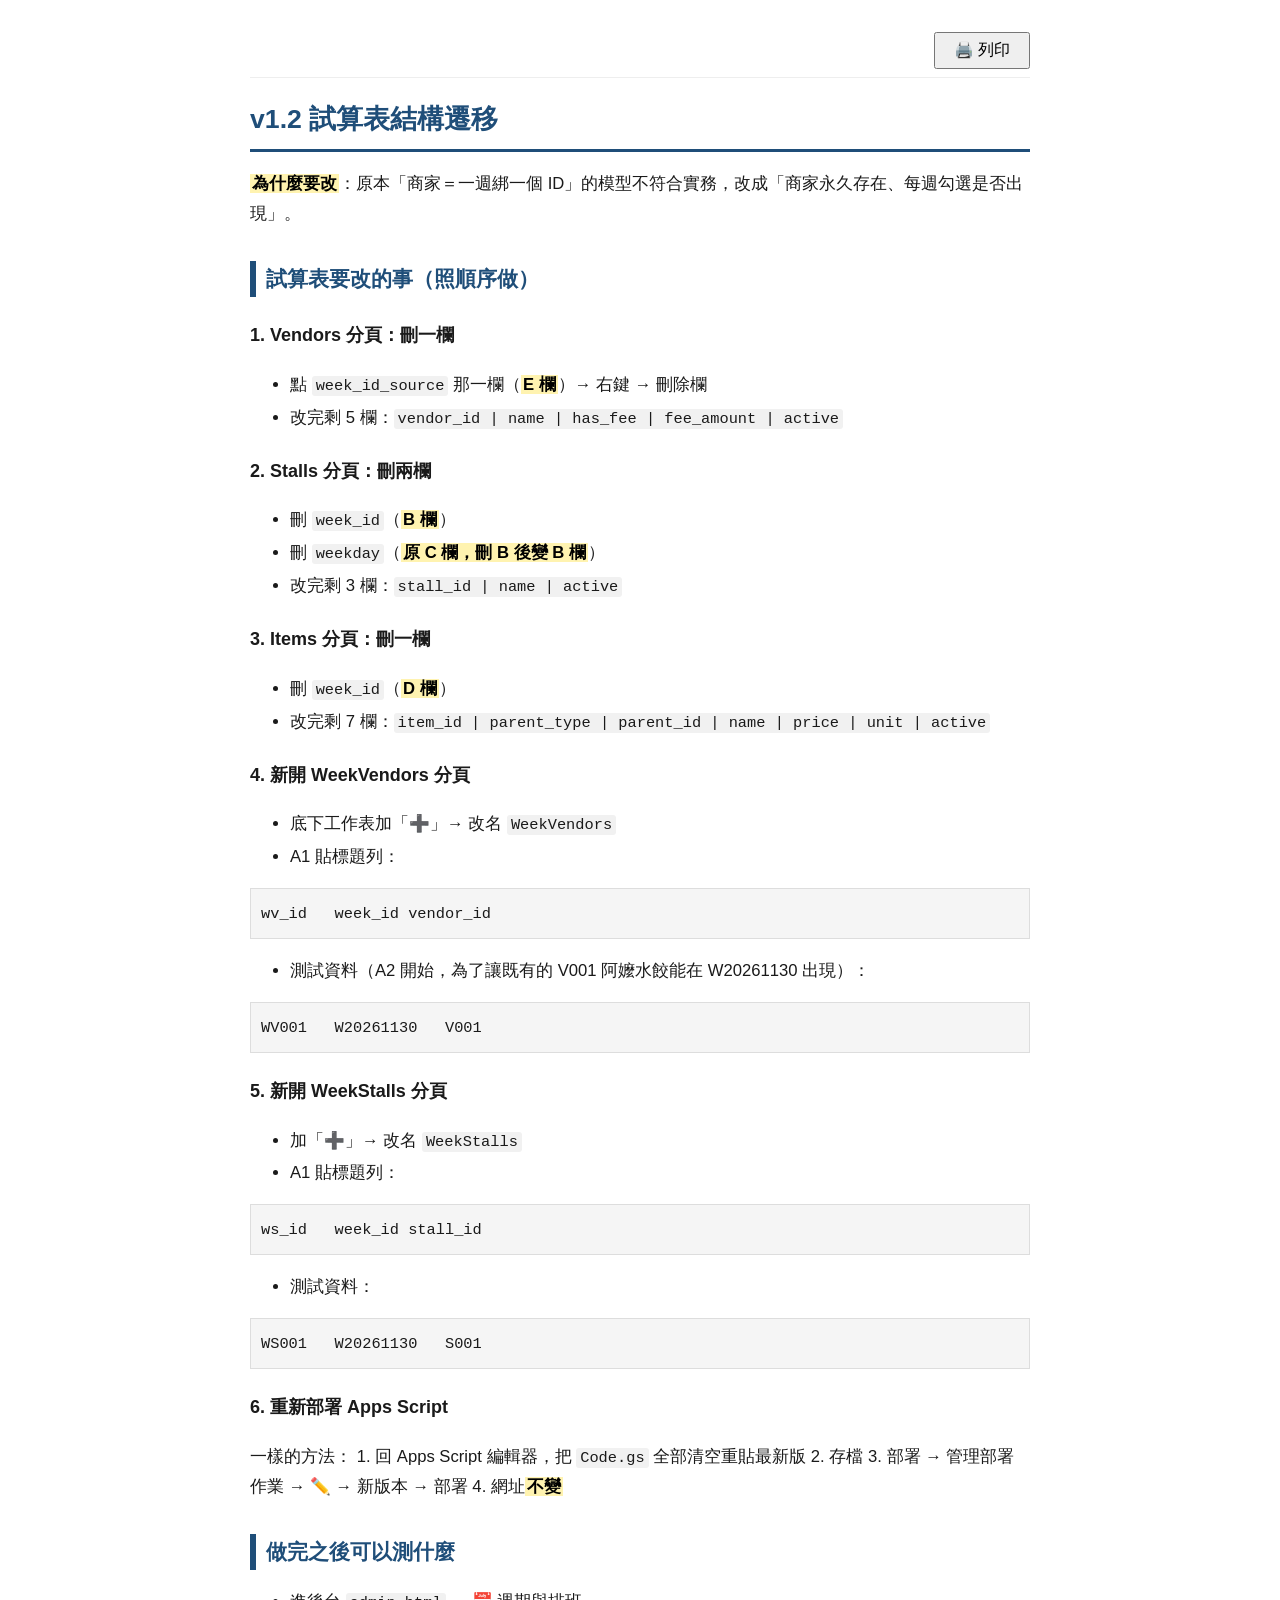
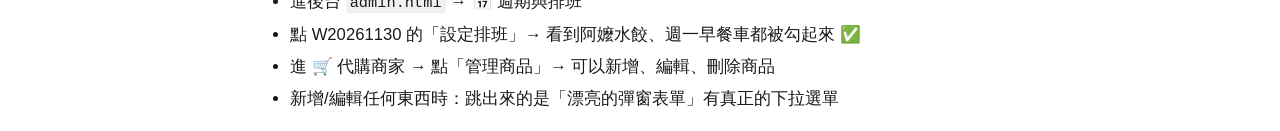
<file: MIGRATION_v1.2.html>
<!doctype html>
<html lang="zh-TW"><head><meta charset="utf-8">
<meta name="viewport" content="width=device-width, initial-scale=1">
<title>v1.2 試算表結構遷移</title><style>
@page { size: A4; margin: 15mm 14mm; }
* { box-sizing: border-box; }
body {
  font-family: "Microsoft JhengHei", "微軟正黑體", "Noto Sans TC", sans-serif;
  font-size: 12.5pt; line-height: 1.75; color: #1a1a1a; background: #fff;
  max-width: 820px; margin: 24px auto; padding: 0 20px;
}
h1 { font-size: 20pt; border-bottom: 3px solid #1f4e79; padding-bottom: 6px; color: #1f4e79; }
h2 { font-size: 15.5pt; margin-top: 1.6em; border-left: 6px solid #1f4e79; padding-left: 10px; color: #1f4e79; }
h3 { font-size: 13.5pt; margin-top: 1.3em; }
h1, h2, h3 { page-break-after: avoid; break-after: avoid; }
p, li { orphans: 3; widows: 3; }
li { margin: 3px 0; }
strong { color: #000; background: #fff3b0; padding: 0 2px; }
table { border-collapse: collapse; width: 100%; margin: 10px 0; page-break-inside: avoid; font-size: 11.5pt; }
th, td { border: 1px solid #888; padding: 6px 8px; vertical-align: top; }
th { background: #e8eef5; }
tr:nth-child(even) td { background: #fafafa; }
code { font-family: Consolas, monospace; background: #f1f1f1; padding: 1px 4px; border-radius: 3px; font-size: 0.92em; }
pre { background: #f5f5f5; border: 1px solid #ddd; padding: 10px; white-space: pre-wrap; word-break: break-all; page-break-inside: avoid; }
pre code { background: none; padding: 0; }
blockquote { border-left: 4px solid #c00; background: #fff5f5; margin: 10px 0; padding: 6px 12px; }
hr { border: none; border-top: 1px dashed #999; margin: 18px 0; }
a { color: #1f4e79; }
input[type=checkbox] { transform: scale(1.3); margin-right: 6px; }
.toolbar { position: sticky; top: 0; background: #fff; padding: 8px 0; text-align: right; border-bottom: 1px solid #eee; }
.toolbar button { font-size: 12pt; padding: 6px 18px; cursor: pointer; }
@media print {
  .toolbar { display: none; }
  body { margin: 0; padding: 0; max-width: none; }
  a { color: #000; text-decoration: none; }
  strong { background: none; }
}
</style></head>
<body><div class="toolbar"><button onclick="window.print()">🖨️ 列印</button></div>
<h1>v1.2 試算表結構遷移</h1>
<p><strong>為什麼要改</strong>：原本「商家＝一週綁一個 ID」的模型不符合實務，改成「商家永久存在、每週勾選是否出現」。</p>
<h2>試算表要改的事（照順序做）</h2>
<h3>1. Vendors 分頁：刪一欄</h3>
<ul>
<li>點 <code>week_id_source</code> 那一欄（<strong>E 欄</strong>）→ 右鍵 → 刪除欄</li>
<li>改完剩 5 欄：<code>vendor_id | name | has_fee | fee_amount | active</code></li>
</ul>
<h3>2. Stalls 分頁：刪兩欄</h3>
<ul>
<li>刪 <code>week_id</code>（<strong>B 欄</strong>）</li>
<li>刪 <code>weekday</code>（<strong>原 C 欄，刪 B 後變 B 欄</strong>）</li>
<li>改完剩 3 欄：<code>stall_id | name | active</code></li>
</ul>
<h3>3. Items 分頁：刪一欄</h3>
<ul>
<li>刪 <code>week_id</code>（<strong>D 欄</strong>）</li>
<li>改完剩 7 欄：<code>item_id | parent_type | parent_id | name | price | unit | active</code></li>
</ul>
<h3>4. 新開 WeekVendors 分頁</h3>
<ul>
<li>底下工作表加「➕」→ 改名 <code>WeekVendors</code></li>
<li>A1 貼標題列：</li>
</ul>
<pre><code>wv_id   week_id vendor_id
</code></pre>
<ul>
<li>測試資料（A2 開始，為了讓既有的 V001 阿嬤水餃能在 W20261130 出現）：</li>
</ul>
<pre><code>WV001   W20261130   V001
</code></pre>
<h3>5. 新開 WeekStalls 分頁</h3>
<ul>
<li>加「➕」→ 改名 <code>WeekStalls</code></li>
<li>A1 貼標題列：</li>
</ul>
<pre><code>ws_id   week_id stall_id
</code></pre>
<ul>
<li>測試資料：</li>
</ul>
<pre><code>WS001   W20261130   S001
</code></pre>
<h3>6. 重新部署 Apps Script</h3>
<p>一樣的方法：
1. 回 Apps Script 編輯器，把 <code>Code.gs</code> 全部清空重貼最新版
2. 存檔
3. 部署 → 管理部署作業 → ✏️ → 新版本 → 部署
4. 網址<strong>不變</strong></p>
<h2>做完之後可以測什麼</h2>
<ul>
<li>進後台 <code>admin.html</code> → 📅 週期與排班</li>
<li>點 W20261130 的「設定排班」→ 看到阿嬤水餃、週一早餐車都被勾起來 ✅</li>
<li>進 🛒 代購商家 → 點「管理商品」→ 可以新增、編輯、刪除商品</li>
<li>新增/編輯任何東西時：跳出來的是「漂亮的彈窗表單」有真正的下拉選單</li>
</ul>
</body></html>
</file>
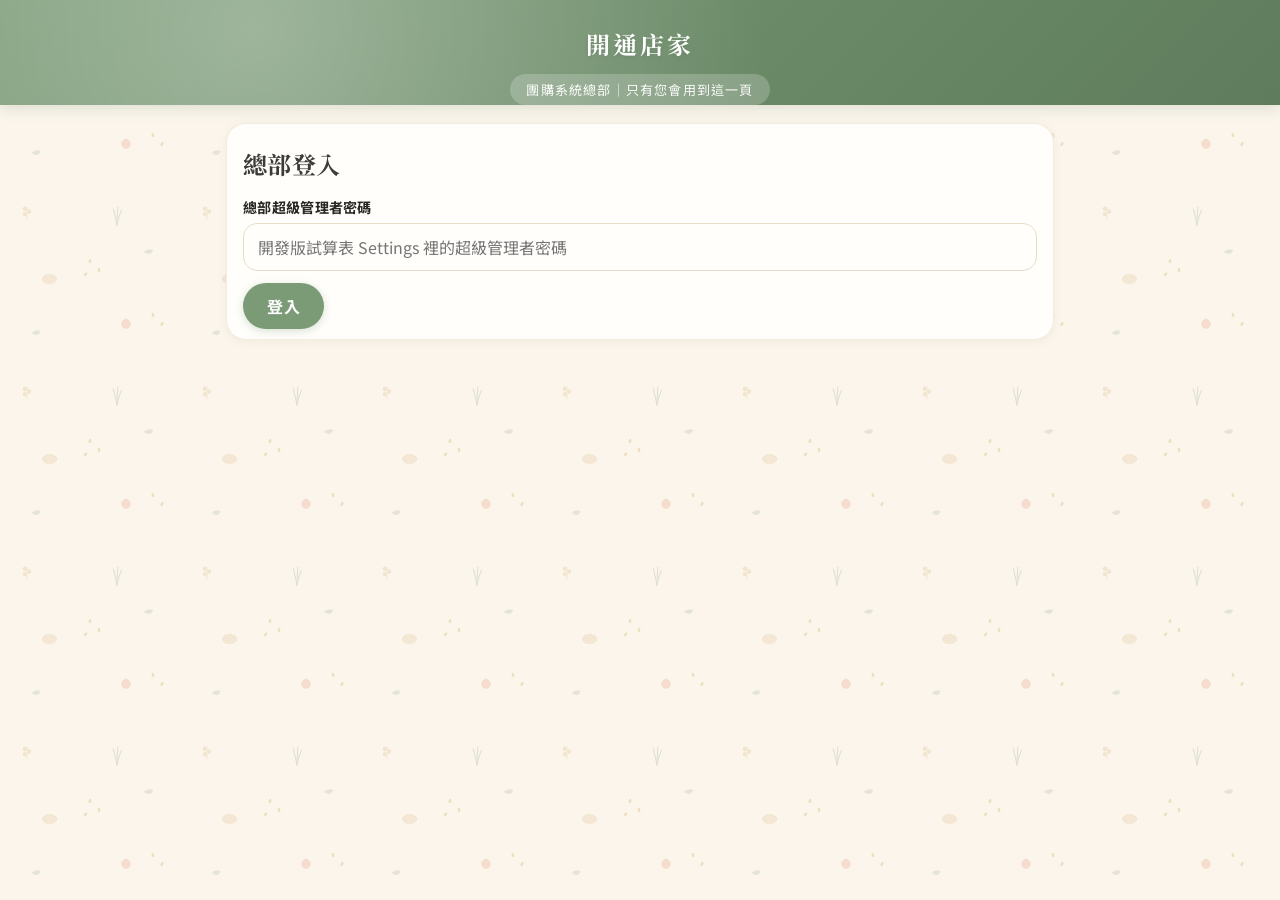
<file: provision.html>
<!DOCTYPE html>
<html lang="zh-TW">
<head>
<meta charset="UTF-8">
<meta name="viewport" content="width=device-width, initial-scale=1">
<meta name="robots" content="noindex, nofollow">
<title>開通店家｜團購系統總部</title>
<link rel="preconnect" href="https://fonts.googleapis.com">
<link rel="preconnect" href="https://fonts.gstatic.com" crossorigin>
<link href="https://fonts.googleapis.com/css2?family=Noto+Sans+TC:wght@400;500;600;700&family=Noto+Serif+TC:wght@600;700&display=swap" rel="stylesheet">
<link rel="stylesheet" href="css/style.css?v=20261125f">
<style>
  .pv { max-width: 860px; margin: 0 auto; padding: 18px 16px 60px; }
  .pv h2 { font-family: "Noto Serif TC", serif; margin: 0 0 12px; }
  .grid2 { display: grid; grid-template-columns: 1fr 1fr; gap: 0 14px; }
  @media (max-width: 560px) { .grid2 { grid-template-columns: 1fr; } }
  .pw-row { display: flex; gap: 8px; }
  .pw-row input { font-family: Consolas, monospace; font-size: 1.15rem; letter-spacing: 2px; }
  .result { background: var(--primary-light); border: 1px solid #C8D9C3; border-radius: var(--radius); padding: 18px; margin-top: 16px; }
  .result h3 { margin: 0 0 10px; }
  .kv { display: grid; grid-template-columns: 110px 1fr auto; gap: 8px 10px; align-items: center; margin: 6px 0; }
  .kv .k { color: var(--muted); font-size: 0.9rem; }
  .kv .v { font-family: Consolas, monospace; font-size: 0.85rem; word-break: break-all; }
  .kv .v.big { font-size: 1.3rem; letter-spacing: 3px; color: var(--title); }
  @media (max-width: 560px) { .kv { grid-template-columns: 1fr auto; } .kv .k { grid-column: 1 / -1; } }
  .mini { padding: 6px 12px !important; font-size: 0.82rem !important; min-height: 0 !important; }
  .msg-box { width: 100%; min-height: 190px; font-size: 0.92rem; line-height: 1.7; margin-top: 8px; }
  .shop-card { background: var(--card); border: 1px solid var(--border); border-radius: var(--radius-sm); padding: 12px 14px; margin-bottom: 10px; }
  .shop-card.off { opacity: 0.6; }
  .shop-head { display: flex; justify-content: space-between; gap: 8px; flex-wrap: wrap; align-items: baseline; }
  .shop-head b { font-size: 1.05rem; }
  .shop-meta { color: var(--muted); font-size: 0.85rem; margin: 4px 0 8px; }
  .shop-actions { display: flex; gap: 6px; flex-wrap: wrap; }
  .badge { font-size: 0.75rem; padding: 2px 10px; border-radius: 999px; background: var(--primary-light); color: var(--primary-dark); }
  .badge.off { background: #f3e0dc; color: var(--danger); }
  .note-warn { background: var(--warn-bg); border-left: 4px solid var(--warn); border-radius: 8px; padding: 10px 12px; font-size: 0.88rem; line-height: 1.7; margin-top: 10px; }
</style>
</head>
<body>
<header>
  <h1>開通店家</h1>
  <div class="sub">團購系統總部｜只有您會用到這一頁</div>
</header>

<div id="loading"><div class="spinner"></div><div id="loadingText">處理中…</div></div>

<div class="pv">

  <div class="card" id="loginBox">
    <h2>總部登入</h2>
    <label>總部超級管理者密碼</label>
    <input type="password" id="pwd" placeholder="開發版試算表 Settings 裡的超級管理者密碼">
    <div style="margin-top:12px;"><button class="btn" id="loginBtn">登入</button></div>
  </div>

  <div id="area" style="display:none;">

    <div class="card">
      <h2>➕ 開通一家新店</h2>
      <div class="grid2">
        <div><label>店名（客人會看到）*</label><input id="fName" placeholder="例：阿美水果行"></div>
        <div><label>從範本開始</label>
          <select id="fTpl">
            <option value="">不用範本（空白開始）</option>
            <option value="breakfast">🍞 早餐店</option>
            <option value="fruit">🍎 水果箱</option>
            <option value="bakery">🥖 烘焙坊（代購費 10%）</option>
          </select>
        </div>
        <div><label>團購主稱呼</label><input id="fOwner" placeholder="例：阿美姐"></div>
        <div><label>團購主電話</label><input id="fPhone" inputmode="tel" placeholder="09xx-xxxxxx"></div>
      </div>
      <label>團購主後台密碼（自動產生，可自己改，至少 6 碼）</label>
      <div class="pw-row">
        <input id="fPwd" autocomplete="off">
        <button class="btn btn-ghost mini" type="button" onclick="newPwd()">換一組</button>
      </div>
      <label>備註（只有您看得到）</label>
      <input id="fNote" placeholder="例：台北果菜市場 第二批發 A12">
      <div style="margin-top:14px;"><button class="btn" id="createBtn">✅ 開通</button></div>

      <div id="result"></div>
    </div>

    <div class="card">
      <div style="display:flex;justify-content:space-between;align-items:center;gap:8px;flex-wrap:wrap;">
        <h2 style="margin:0;">📋 已開通的店家 <small id="shopCount" style="color:var(--muted);font-weight:400;"></small></h2>
        <button class="btn btn-ghost mini" onclick="loadShops()">重新整理</button>
      </div>
      <div id="shopList" style="margin-top:12px;"></div>
    </div>

    <div style="text-align:center;margin-top:10px;"><button class="logout-btn" style="background:var(--primary);" onclick="logoutPv()">登出總部</button></div>
  </div>
</div>

<script src="js/saas-config.js?v=20261125b"></script>
<script>window.APP_CONFIG.REQUIRE_SHOP = false;</script>
<script src="js/api.js?v=20261125c"></script>
<script>
const KEY = 'prov_token';
let pvToken = sessionStorage.getItem(KEY) || '';
const $ = id => document.getElementById(id);
const loading = (on, t) => { $('loadingText').textContent = t || '處理中…'; $('loading').classList.toggle('show', on); };
const esc = s => String(s == null ? '' : s).replace(/[&<>"']/g, c => ({ '&': '&amp;', '<': '&lt;', '>': '&gt;', '"': '&quot;', "'": '&#39;' }[c]));
const pageUrl = (page, shopId) => new URL(page + '?shop=' + encodeURIComponent(shopId), location.href).href;

function genPwd() {
  const a = new Uint32Array(1); crypto.getRandomValues(a);
  return String(a[0] % 900000 + 100000); // 6 位數，不會 0 開頭
}
function newPwd() { $('fPwd').value = genPwd(); }

async function copy(text, btn) {
  try { await navigator.clipboard.writeText(text); }
  catch (e) { const t = document.createElement('textarea'); t.value = text; document.body.appendChild(t); t.select(); document.execCommand('copy'); t.remove(); }
  if (btn) { const o = btn.textContent; btn.textContent = '已複製'; setTimeout(() => btn.textContent = o, 1500); }
}

async function login() {
  const pwd = $('pwd').value.trim();
  if (!pwd) return;
  loading(true, '驗證中…');
  try {
    const r = await API.call('adminLogin', { password: pwd });
    if (r.role !== 'super') throw new Error('這組密碼不是總部超級管理者');
    pvToken = r.token; sessionStorage.setItem(KEY, pvToken);
    await enter();
  } catch (e) { alert(e.message); }
  finally { loading(false); }
}
function logoutPv() { sessionStorage.removeItem(KEY); location.reload(); }

async function enter() {
  $('loginBox').style.display = 'none';
  $('area').style.display = 'block';
  newPwd();
  await loadShops();
}

function onboardMsg(name, shopId) {
  return `【團購系統開通通知】
店名：${name}

📱 客人下單網址（請貼到您的 LINE 團購群組）：
${pageUrl('shop.html', shopId)}

🛠 您的後台網址（自己用就好，請不要轉給別人）：
${pageUrl('shop-admin.html', shopId)}

🔑 後台密碼會另外告訴您。

第一次登入後台會跳出 3 步驟導引，照著按就能開團。
圖文說明：${new URL('quickstart.html?from=shop-admin.html&shop=' + shopId, location.href).href}`;
}

function showResult(shopId, name, pwd) {
  const front = pageUrl('shop.html', shopId);
  const admin = pageUrl('shop-admin.html', shopId);
  const msg = onboardMsg(name, shopId);
  $('result').innerHTML = `
    <div class="result">
      <h3>🎉 「${esc(name)}」開通好了</h3>
      <div class="kv"><span class="k">店家代碼</span><span class="v">${esc(shopId)}</span><span></span></div>
      <div class="kv"><span class="k">客人下單網址</span><a class="v" href="${esc(front)}" target="_blank">${esc(front)}</a><button class="btn btn-ghost mini" data-copy="${esc(front)}">複製</button></div>
      <div class="kv"><span class="k">團購主後台</span><a class="v" href="${esc(admin)}" target="_blank">${esc(admin)}</a><button class="btn btn-ghost mini" data-copy="${esc(admin)}">複製</button></div>
      <div class="kv"><span class="k">後台密碼</span><span class="v big">${esc(pwd)}</span><button class="btn btn-ghost mini" data-copy="${esc(pwd)}">複製</button></div>
      <div class="note-warn">密碼系統只存加密後的版本，<b>離開這頁就看不到了</b>。請現在記下來，用電話或另一則訊息告訴團購主，不要跟網址放在同一則。忘記了可以在下面名冊按「重設密碼」。</div>
      <label style="margin-top:14px;">給團購主的開通訊息（不含密碼，可直接貼到 LINE）</label>
      <textarea class="msg-box" readonly>${esc(msg)}</textarea>
      <button class="btn" style="margin-top:8px;" data-copy-msg="1">📋 複製開通訊息</button>
    </div>`;
  $('result').querySelectorAll('[data-copy]').forEach(b => b.onclick = () => copy(b.dataset.copy, b));
  $('result').querySelector('[data-copy-msg]').onclick = (e) => copy(msg, e.target);
  $('result').scrollIntoView({ behavior: 'smooth', block: 'start' });
}

async function createShop() {
  const name = $('fName').value.trim();
  const pwd = $('fPwd').value.trim();
  if (!name) return alert('請填店名');
  if (pwd.length < 6) return alert('密碼至少 6 碼');
  if (!confirm(`確定開通「${name}」？`)) return;
  loading(true, '開通中…建立店家試算表約需 10～20 秒');
  try {
    const r = await API.call('createShop', {
      token: pvToken, shopName: name, adminPassword: pwd,
      ownerName: $('fOwner').value.trim(), ownerPhone: $('fPhone').value.trim(),
      note: $('fNote').value.trim(), template: $('fTpl').value
    });
    showResult(r.shopId, r.name, pwd);
    ['fName', 'fOwner', 'fPhone', 'fNote'].forEach(id => $(id).value = '');
    $('fTpl').value = '';
    newPwd();
    loadShops();
  } catch (e) { alert('開通失敗：' + e.message); }
  finally { loading(false); }
}

async function loadShops() {
  try {
    const list = await API.call('listShops', { token: pvToken });
    $('shopCount').textContent = '（' + list.length + ' 家）';
    if (!list.length) { $('shopList').innerHTML = '<div class="empty-state">還沒有開通任何店家</div>'; return; }
    $('shopList').innerHTML = list.slice().reverse().map(s => {
      const on = s.status === 'active';
      return `<div class="shop-card ${on ? '' : 'off'}">
        <div class="shop-head"><b>${esc(s.name)}</b><span class="badge ${on ? '' : 'off'}">${on ? '使用中' : '已停用'}</span></div>
        <div class="shop-meta">代碼 ${esc(s.shop_id)}　${esc(s.owner_name)} ${esc(s.owner_phone)}　開通 ${esc(s.created_at)}${s.note ? '　｜' + esc(s.note) : ''}</div>
        <div class="shop-actions">
          <a class="btn btn-ghost mini" href="${esc(pageUrl('shop.html', s.shop_id))}" target="_blank">下單頁</a>
          <a class="btn btn-ghost mini" href="${esc(pageUrl('shop-admin.html', s.shop_id))}" target="_blank">後台</a>
          <a class="btn btn-ghost mini" href="${esc(s.sheet_url)}" target="_blank">試算表</a>
          <button class="btn btn-ghost mini" data-act="msg" data-id="${esc(s.shop_id)}" data-name="${esc(s.name)}">複製開通訊息</button>
          <button class="btn btn-ghost mini" data-act="pwd" data-id="${esc(s.shop_id)}" data-name="${esc(s.name)}">重設密碼</button>
          <button class="btn ${on ? 'btn-danger' : ''} mini" data-act="${on ? 'off' : 'on'}" data-id="${esc(s.shop_id)}" data-name="${esc(s.name)}">${on ? '停用' : '恢復使用'}</button>
        </div>
      </div>`;
    }).join('');
  } catch (e) {
    if (/登入|權限/.test(e.message)) { alert(e.message); logoutPv(); }
    else $('shopList').innerHTML = '<div class="card" style="color:var(--danger)">讀取失敗：' + esc(e.message) + '</div>';
  }
}

$('shopList').addEventListener('click', async (e) => {
  const b = e.target.closest('[data-act]');
  if (!b) return;
  const { act, id, name } = b.dataset;
  if (act === 'msg') return copy(onboardMsg(name, id), b);
  if (act === 'pwd') {
    const pwd = genPwd();
    if (!confirm(`把「${name}」的後台密碼重設成 ${pwd}？\n舊密碼會立刻失效，團購主要用新密碼重新登入。`)) return;
    loading(true, '重設中…');
    try {
      await API.call('resetShopPassword', { token: pvToken, shopId: id, adminPassword: pwd });
      loading(false);
      prompt('已重設。新密碼（請記下來告訴團購主）：', pwd);
    } catch (err) { alert(err.message); } finally { loading(false); }
    return;
  }
  const status = act === 'off' ? 'suspended' : 'active';
  if (status === 'suspended' && !confirm(`停用「${name}」？\n停用後客人打不開下單頁、團購主也進不了後台，資料會保留，可以再恢復。`)) return;
  loading(true, '更新中…');
  try { await API.call('setShopStatus', { token: pvToken, shopId: id, status }); await loadShops(); }
  catch (err) { alert(err.message); } finally { loading(false); }
});

$('loginBtn').onclick = login;
$('pwd').onkeydown = e => { if (e.key === 'Enter') login(); };
$('createBtn').onclick = createShop;
if (pvToken) enter().catch(e => { alert(e.message); logoutPv(); });
</script>
</body>
</html>
</file>
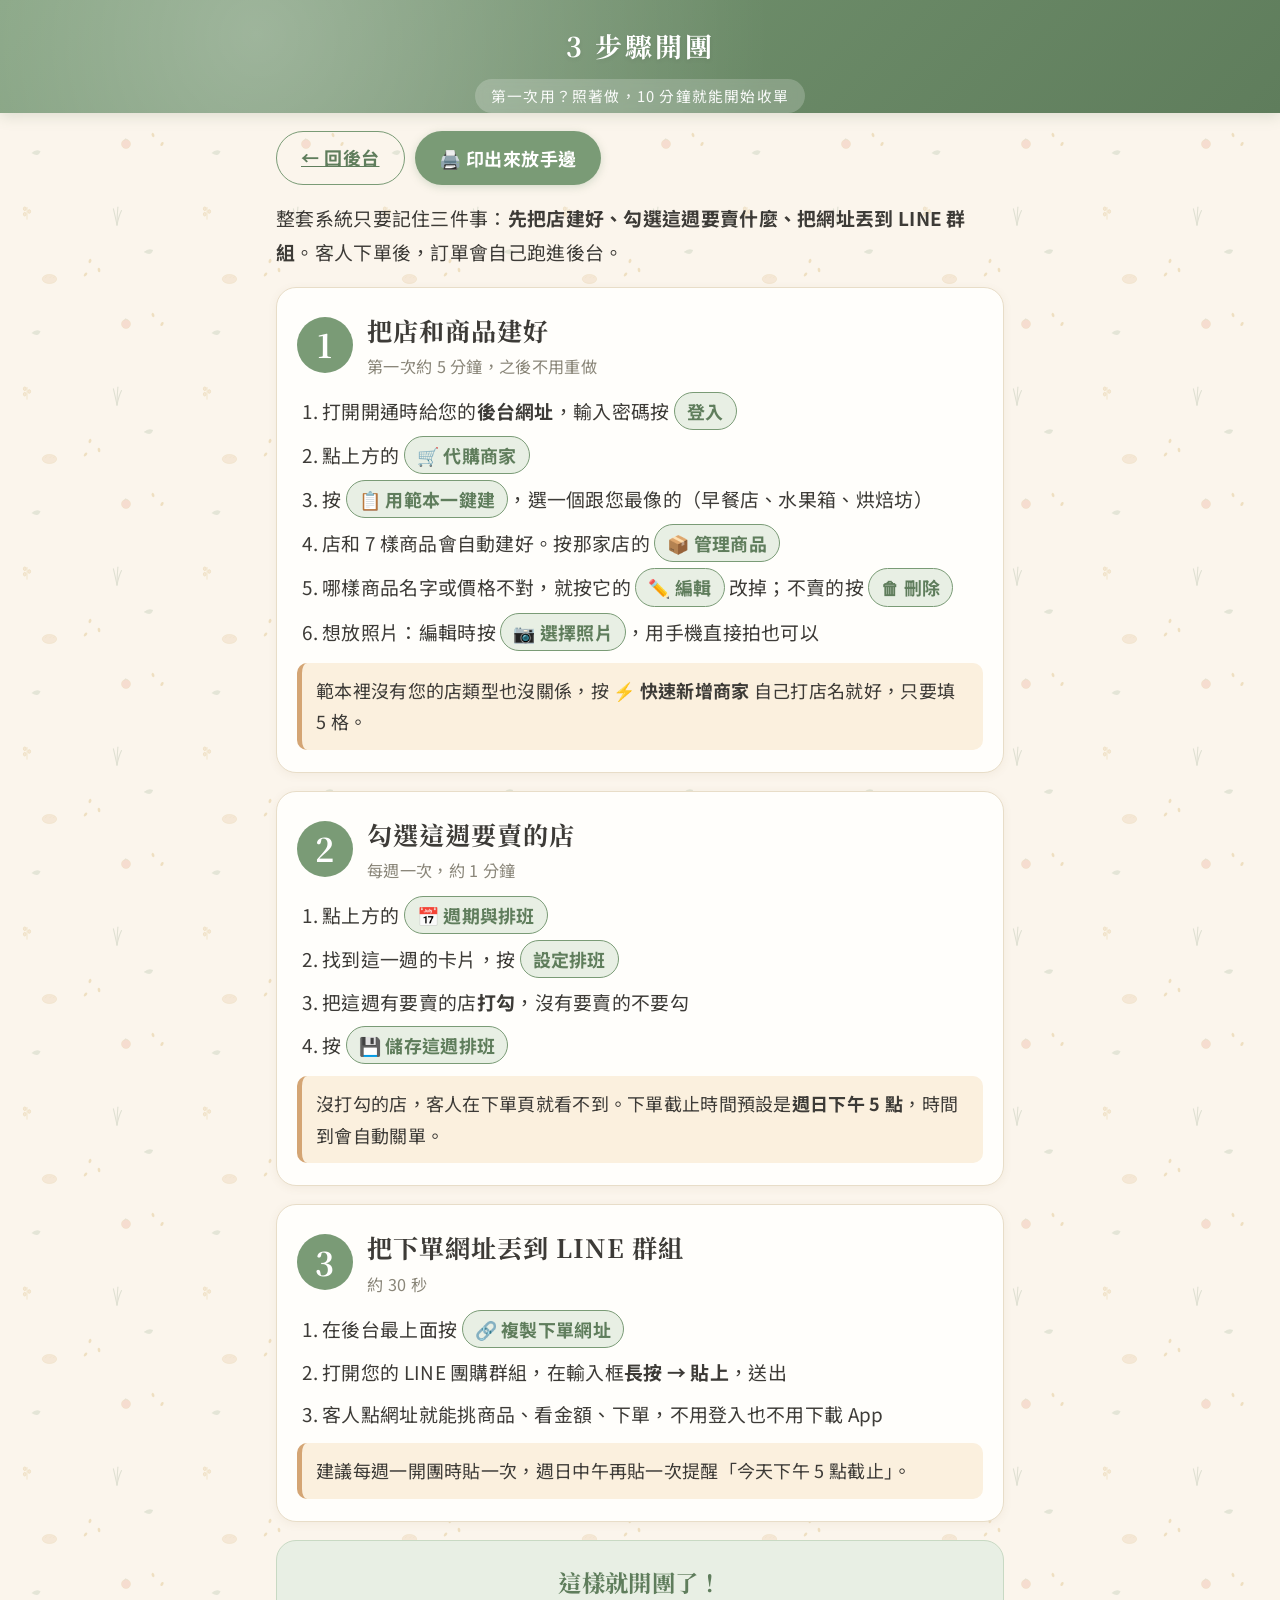
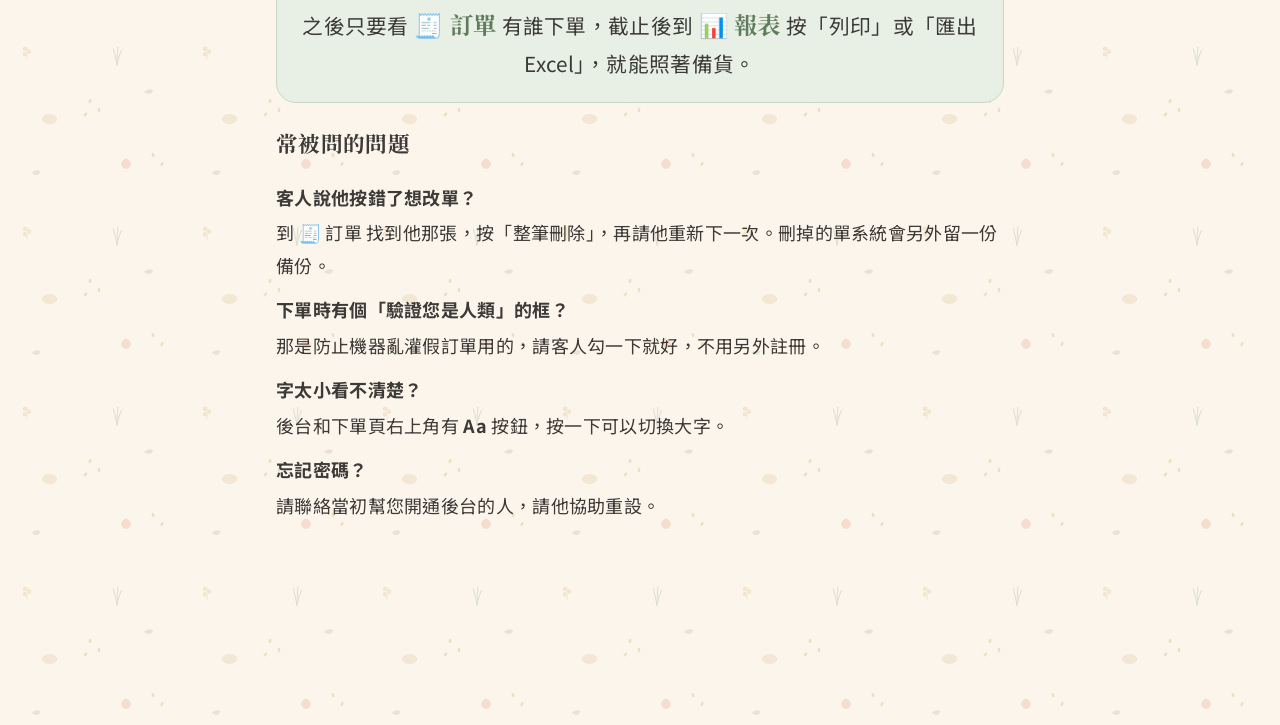
<file: quickstart.html>
<!DOCTYPE html>
<html lang="zh-TW">
<head>
<meta charset="UTF-8">
<meta name="viewport" content="width=device-width, initial-scale=1">
<title>3 步驟開團｜團購主快速上手</title>
<link rel="preconnect" href="https://fonts.googleapis.com">
<link rel="preconnect" href="https://fonts.gstatic.com" crossorigin>
<link href="https://fonts.googleapis.com/css2?family=Noto+Sans+TC:wght@400;500;700&family=Noto+Serif+TC:wght@600;700&display=swap" rel="stylesheet">
<link rel="stylesheet" href="css/style.css?v=20261125f">
<style>
  html { font-size: 18px; }
  .qs { max-width: 760px; margin: 0 auto; padding: 18px 16px 70px; }
  .qs-top { display: flex; gap: 10px; flex-wrap: wrap; margin-bottom: 16px; }
  .qs-intro { font-size: 1.05rem; line-height: 1.8; margin: 0 0 18px; }
  .step {
    background: var(--card); border-radius: var(--radius); padding: 22px 20px;
    margin-bottom: 18px; box-shadow: var(--shadow); border: 1px solid var(--border);
    page-break-inside: avoid;
  }
  .step-head { display: flex; align-items: center; gap: 14px; margin-bottom: 12px; }
  .step-no {
    flex-shrink: 0; width: 56px; height: 56px; border-radius: 50%;
    background: var(--primary); color: #fff;
    font-family: "Noto Serif TC", serif; font-size: 1.8rem; font-weight: 700;
    display: flex; align-items: center; justify-content: center;
  }
  .step h2 { margin: 0; font-family: "Noto Serif TC", serif; font-size: 1.4rem; letter-spacing: 1px; }
  .step .time { color: var(--muted); font-size: 0.9rem; margin-top: 2px; }
  .step ol { margin: 6px 0 0; padding-left: 1.4em; }
  .step li { line-height: 1.9; margin-bottom: 6px; font-size: 1.05rem; }
  .btn-like {
    display: inline-block; background: var(--primary-light); color: var(--primary-dark);
    border: 1.5px solid var(--primary); border-radius: 999px;
    padding: 1px 12px; font-weight: 700; font-size: 0.95em; white-space: nowrap;
  }
  .tip { background: var(--warn-bg); border-left: 5px solid var(--warn); border-radius: 10px; padding: 12px 14px; margin-top: 12px; line-height: 1.75; }
  .done {
    background: var(--primary-light); border-radius: var(--radius); padding: 20px;
    text-align: center; font-size: 1.15rem; line-height: 1.8; border: 1px solid #C8D9C3;
  }
  .done b { font-family: "Noto Serif TC", serif; font-size: 1.3rem; color: var(--primary-dark); }
  .faq { margin-top: 22px; }
  .faq h3 { font-family: "Noto Serif TC", serif; font-size: 1.2rem; }
  .faq p { margin: 4px 0 14px; line-height: 1.8; }
  .faq .q { font-weight: 700; margin-top: 12px; }
  @media print {
    html { font-size: 15px; }
    .qs-top, header .sub { display: none !important; }
    .step, .done { box-shadow: none; }
  }
</style>
</head>
<body>

<header>
  <h1>3 步驟開團</h1>
  <div class="sub">第一次用？照著做，10 分鐘就能開始收單</div>
</header>

<div class="qs">

  <div class="qs-top">
    <a href="#" class="btn btn-ghost" id="backBtn">← 回後台</a>
    <button class="btn" onclick="window.print()">🖨️ 印出來放手邊</button>
  </div>

  <p class="qs-intro">整套系統只要記住三件事：<b>先把店建好、勾選這週要賣什麼、把網址丟到 LINE 群組</b>。客人下單後，訂單會自己跑進後台。</p>

  <div class="step">
    <div class="step-head">
      <div class="step-no">1</div>
      <div><h2>把店和商品建好</h2><div class="time">第一次約 5 分鐘，之後不用重做</div></div>
    </div>
    <ol>
      <li>打開開通時給您的<b>後台網址</b>，輸入密碼按 <span class="btn-like">登入</span></li>
      <li>點上方的 <span class="btn-like">🛒 代購商家</span></li>
      <li>按 <span class="btn-like">📋 用範本一鍵建</span>，選一個跟您最像的（早餐店、水果箱、烘焙坊）</li>
      <li>店和 7 樣商品會自動建好。按那家店的 <span class="btn-like">📦 管理商品</span></li>
      <li>哪樣商品名字或價格不對，就按它的 <span class="btn-like">✏️ 編輯</span> 改掉；不賣的按 <span class="btn-like">🗑 刪除</span></li>
      <li>想放照片：編輯時按 <span class="btn-like">📷 選擇照片</span>，用手機直接拍也可以</li>
    </ol>
    <div class="tip">範本裡沒有您的店類型也沒關係，按 <b>⚡ 快速新增商家</b> 自己打店名就好，只要填 5 格。</div>
  </div>

  <div class="step">
    <div class="step-head">
      <div class="step-no">2</div>
      <div><h2>勾選這週要賣的店</h2><div class="time">每週一次，約 1 分鐘</div></div>
    </div>
    <ol>
      <li>點上方的 <span class="btn-like">📅 週期與排班</span></li>
      <li>找到這一週的卡片，按 <span class="btn-like">設定排班</span></li>
      <li>把這週有要賣的店<b>打勾</b>，沒有要賣的不要勾</li>
      <li>按 <span class="btn-like">💾 儲存這週排班</span></li>
    </ol>
    <div class="tip">沒打勾的店，客人在下單頁就看不到。下單截止時間預設是<b>週日下午 5 點</b>，時間到會自動關單。</div>
  </div>

  <div class="step">
    <div class="step-head">
      <div class="step-no">3</div>
      <div><h2>把下單網址丟到 LINE 群組</h2><div class="time">約 30 秒</div></div>
    </div>
    <ol>
      <li>在後台最上面按 <span class="btn-like">🔗 複製下單網址</span></li>
      <li>打開您的 LINE 團購群組，在輸入框<b>長按 → 貼上</b>，送出</li>
      <li>客人點網址就能挑商品、看金額、下單，不用登入也不用下載 App</li>
    </ol>
    <div class="tip">建議每週一開團時貼一次，週日中午再貼一次提醒「今天下午 5 點截止」。</div>
  </div>

  <div class="done">
    <b>這樣就開團了！</b><br>
    之後只要看 <b>🧾 訂單</b> 有誰下單，截止後到 <b>📊 報表</b> 按「列印」或「匯出 Excel」，就能照著備貨。
  </div>

  <div class="faq">
    <h3>常被問的問題</h3>
    <div class="q">客人說他按錯了想改單？</div>
    <p>到 🧾 訂單 找到他那張，按「整筆刪除」，再請他重新下一次。刪掉的單系統會另外留一份備份。</p>
    <div class="q">下單時有個「驗證您是人類」的框？</div>
    <p>那是防止機器亂灌假訂單用的，請客人勾一下就好，不用另外註冊。</p>
    <div class="q">字太小看不清楚？</div>
    <p>後台和下單頁右上角有 <b>Aa</b> 按鈕，按一下可以切換大字。</p>
    <div class="q">忘記密碼？</div>
    <p>請聯絡當初幫您開通後台的人，請他協助重設。</p>
  </div>

</div>

<script>
  // 回後台：從哪一頁點進來就回哪一頁
  (function () {
    const q = new URLSearchParams(location.search);
    const from = q.get('from');
    const shop = q.get('shop');
    const ok = ['admin.html', 'dev-admin.html', 'shop-admin.html'];
    let back = ok.includes(from) ? from : 'admin.html';
    if (shop && /^[a-z0-9]{3,20}$/.test(shop)) back += '?shop=' + shop;
    document.getElementById('backBtn').href = back;
  })();
</script>
<script src="js/scroll-top.js?v=20261125a"></script>
</body>
</html>
</file>
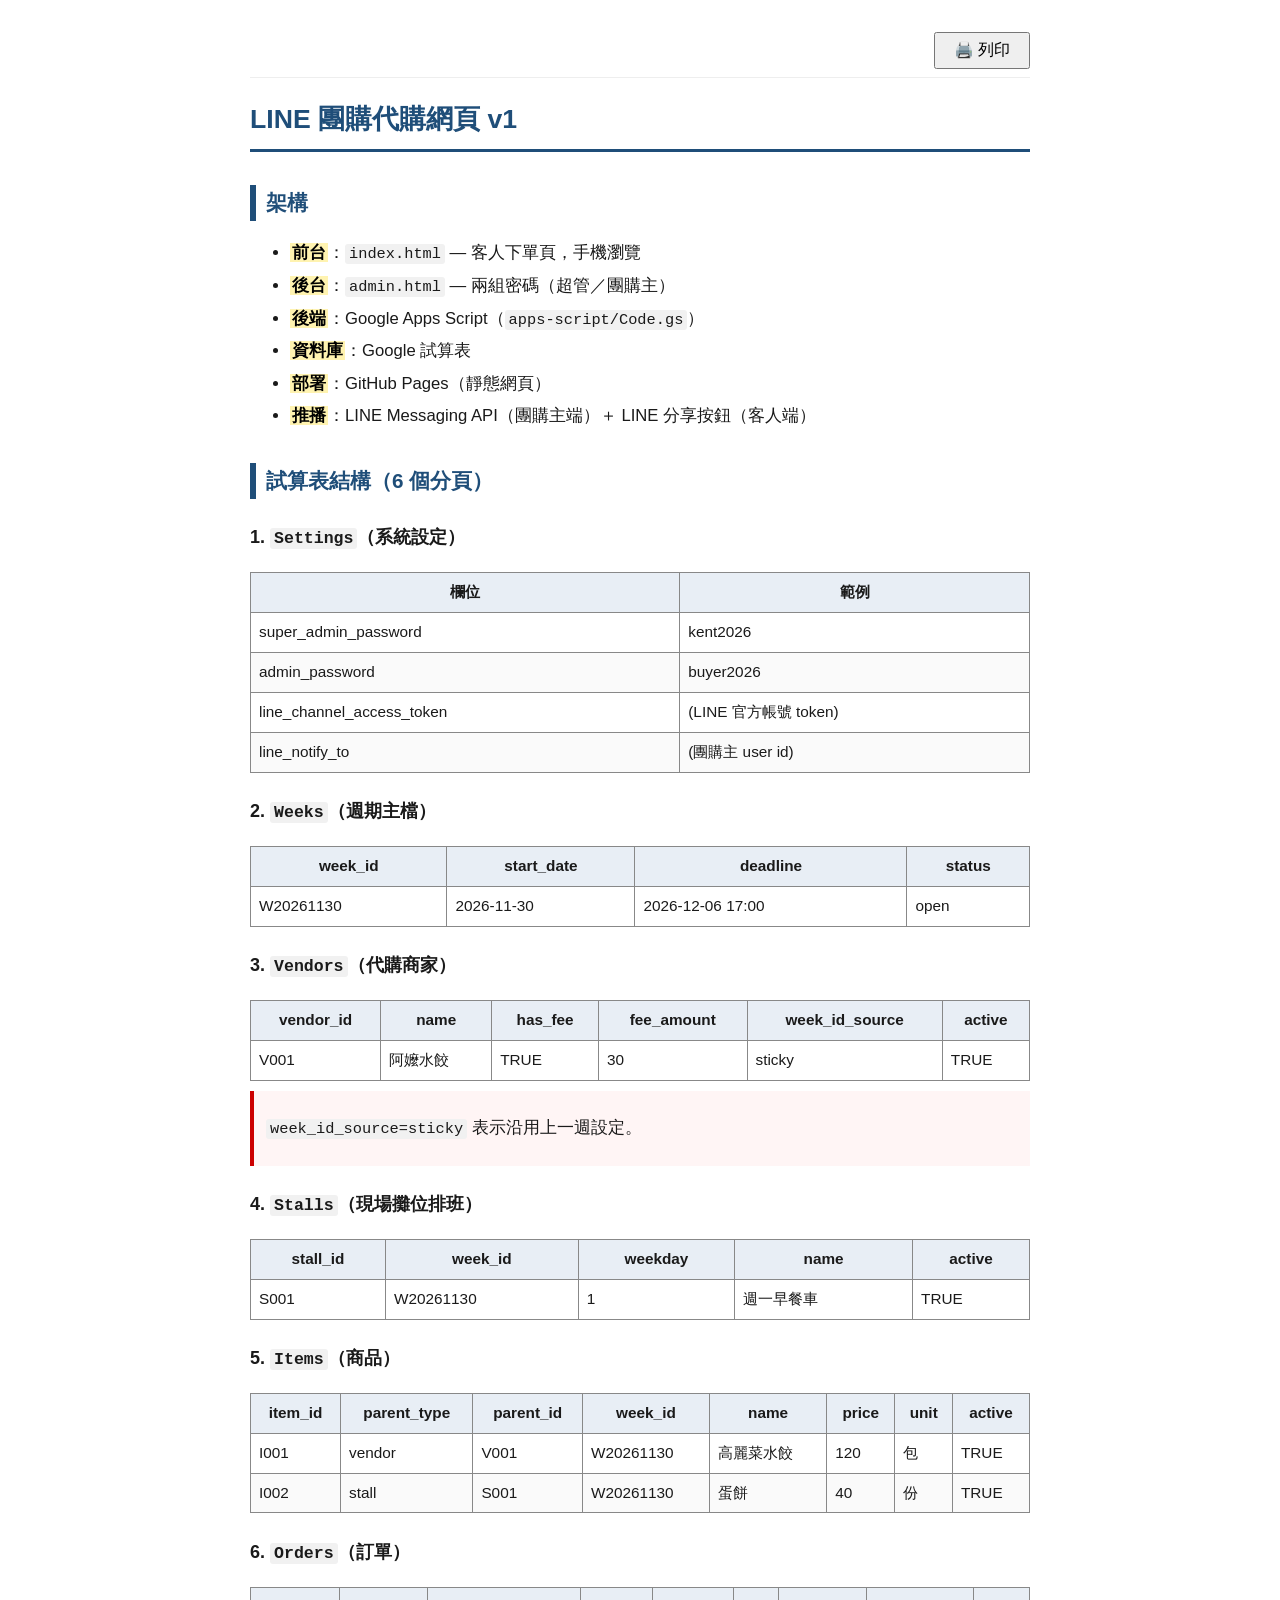
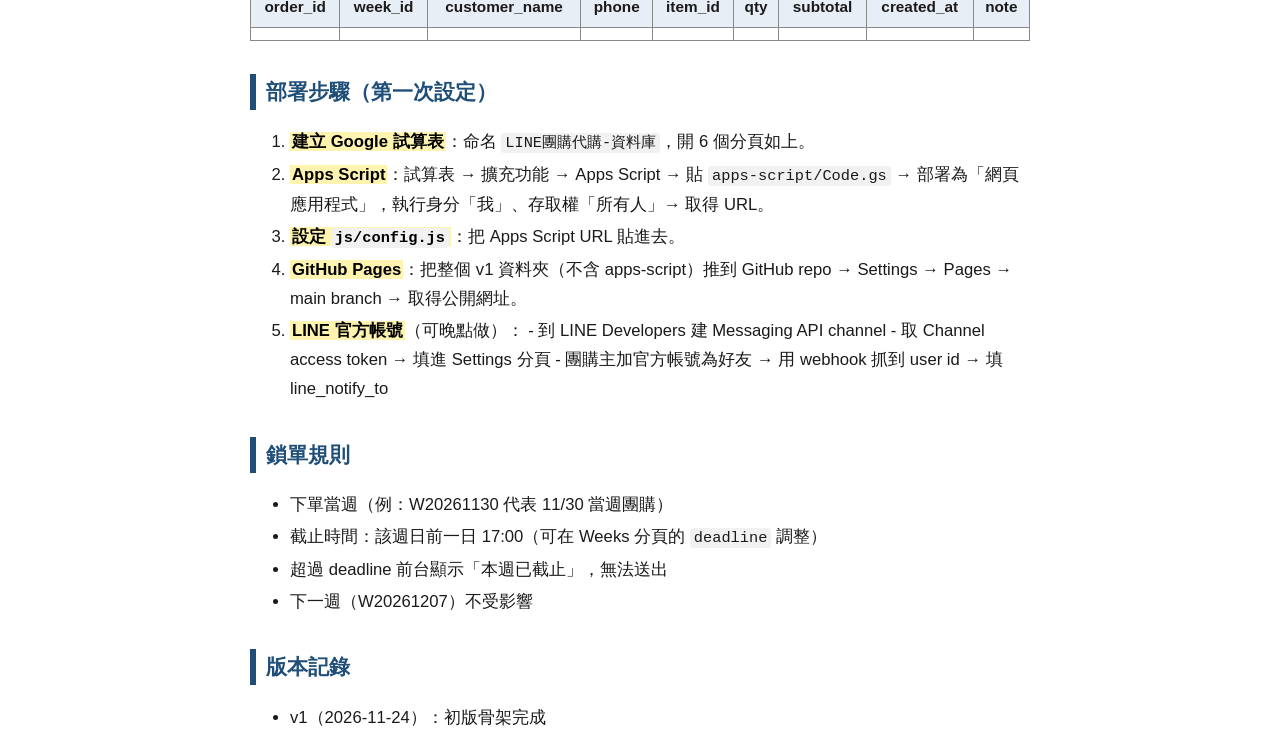
<file: README.html>
<!doctype html>
<html lang="zh-TW"><head><meta charset="utf-8">
<meta name="viewport" content="width=device-width, initial-scale=1">
<title>LINE 團購代購網頁 v1</title><style>
@page { size: A4; margin: 15mm 14mm; }
* { box-sizing: border-box; }
body {
  font-family: "Microsoft JhengHei", "微軟正黑體", "Noto Sans TC", sans-serif;
  font-size: 12.5pt; line-height: 1.75; color: #1a1a1a; background: #fff;
  max-width: 820px; margin: 24px auto; padding: 0 20px;
}
h1 { font-size: 20pt; border-bottom: 3px solid #1f4e79; padding-bottom: 6px; color: #1f4e79; }
h2 { font-size: 15.5pt; margin-top: 1.6em; border-left: 6px solid #1f4e79; padding-left: 10px; color: #1f4e79; }
h3 { font-size: 13.5pt; margin-top: 1.3em; }
h1, h2, h3 { page-break-after: avoid; break-after: avoid; }
p, li { orphans: 3; widows: 3; }
li { margin: 3px 0; }
strong { color: #000; background: #fff3b0; padding: 0 2px; }
table { border-collapse: collapse; width: 100%; margin: 10px 0; page-break-inside: avoid; font-size: 11.5pt; }
th, td { border: 1px solid #888; padding: 6px 8px; vertical-align: top; }
th { background: #e8eef5; }
tr:nth-child(even) td { background: #fafafa; }
code { font-family: Consolas, monospace; background: #f1f1f1; padding: 1px 4px; border-radius: 3px; font-size: 0.92em; }
pre { background: #f5f5f5; border: 1px solid #ddd; padding: 10px; white-space: pre-wrap; word-break: break-all; page-break-inside: avoid; }
pre code { background: none; padding: 0; }
blockquote { border-left: 4px solid #c00; background: #fff5f5; margin: 10px 0; padding: 6px 12px; }
hr { border: none; border-top: 1px dashed #999; margin: 18px 0; }
a { color: #1f4e79; }
input[type=checkbox] { transform: scale(1.3); margin-right: 6px; }
.toolbar { position: sticky; top: 0; background: #fff; padding: 8px 0; text-align: right; border-bottom: 1px solid #eee; }
.toolbar button { font-size: 12pt; padding: 6px 18px; cursor: pointer; }
@media print {
  .toolbar { display: none; }
  body { margin: 0; padding: 0; max-width: none; }
  a { color: #000; text-decoration: none; }
  strong { background: none; }
}
</style></head>
<body><div class="toolbar"><button onclick="window.print()">🖨️ 列印</button></div>
<h1>LINE 團購代購網頁 v1</h1>
<h2>架構</h2>
<ul>
<li><strong>前台</strong>：<code>index.html</code> — 客人下單頁，手機瀏覽</li>
<li><strong>後台</strong>：<code>admin.html</code> — 兩組密碼（超管／團購主）</li>
<li><strong>後端</strong>：Google Apps Script（<code>apps-script/Code.gs</code>）</li>
<li><strong>資料庫</strong>：Google 試算表</li>
<li><strong>部署</strong>：GitHub Pages（靜態網頁）</li>
<li><strong>推播</strong>：LINE Messaging API（團購主端）＋ LINE 分享按鈕（客人端）</li>
</ul>
<h2>試算表結構（6 個分頁）</h2>
<h3>1. <code>Settings</code>（系統設定）</h3>
<table>
<thead>
<tr>
<th>欄位</th>
<th>範例</th>
</tr>
</thead>
<tbody>
<tr>
<td>super_admin_password</td>
<td>kent2026</td>
</tr>
<tr>
<td>admin_password</td>
<td>buyer2026</td>
</tr>
<tr>
<td>line_channel_access_token</td>
<td>(LINE 官方帳號 token)</td>
</tr>
<tr>
<td>line_notify_to</td>
<td>(團購主 user id)</td>
</tr>
</tbody>
</table>
<h3>2. <code>Weeks</code>（週期主檔）</h3>
<table>
<thead>
<tr>
<th>week_id</th>
<th>start_date</th>
<th>deadline</th>
<th>status</th>
</tr>
</thead>
<tbody>
<tr>
<td>W20261130</td>
<td>2026-11-30</td>
<td>2026-12-06 17:00</td>
<td>open</td>
</tr>
</tbody>
</table>
<h3>3. <code>Vendors</code>（代購商家）</h3>
<table>
<thead>
<tr>
<th>vendor_id</th>
<th>name</th>
<th>has_fee</th>
<th>fee_amount</th>
<th>week_id_source</th>
<th>active</th>
</tr>
</thead>
<tbody>
<tr>
<td>V001</td>
<td>阿嬤水餃</td>
<td>TRUE</td>
<td>30</td>
<td>sticky</td>
<td>TRUE</td>
</tr>
</tbody>
</table>
<blockquote>
<p><code>week_id_source=sticky</code> 表示沿用上一週設定。</p>
</blockquote>
<h3>4. <code>Stalls</code>（現場攤位排班）</h3>
<table>
<thead>
<tr>
<th>stall_id</th>
<th>week_id</th>
<th>weekday</th>
<th>name</th>
<th>active</th>
</tr>
</thead>
<tbody>
<tr>
<td>S001</td>
<td>W20261130</td>
<td>1</td>
<td>週一早餐車</td>
<td>TRUE</td>
</tr>
</tbody>
</table>
<h3>5. <code>Items</code>（商品）</h3>
<table>
<thead>
<tr>
<th>item_id</th>
<th>parent_type</th>
<th>parent_id</th>
<th>week_id</th>
<th>name</th>
<th>price</th>
<th>unit</th>
<th>active</th>
</tr>
</thead>
<tbody>
<tr>
<td>I001</td>
<td>vendor</td>
<td>V001</td>
<td>W20261130</td>
<td>高麗菜水餃</td>
<td>120</td>
<td>包</td>
<td>TRUE</td>
</tr>
<tr>
<td>I002</td>
<td>stall</td>
<td>S001</td>
<td>W20261130</td>
<td>蛋餅</td>
<td>40</td>
<td>份</td>
<td>TRUE</td>
</tr>
</tbody>
</table>
<h3>6. <code>Orders</code>（訂單）</h3>
<table>
<thead>
<tr>
<th>order_id</th>
<th>week_id</th>
<th>customer_name</th>
<th>phone</th>
<th>item_id</th>
<th>qty</th>
<th>subtotal</th>
<th>created_at</th>
<th>note</th>
</tr>
</thead>
<tbody>
<tr>
<td></td>
<td></td>
<td></td>
<td></td>
<td></td>
<td></td>
<td></td>
<td></td>
<td></td>
</tr>
</tbody>
</table>
<h2>部署步驟（第一次設定）</h2>
<ol>
<li><strong>建立 Google 試算表</strong>：命名 <code>LINE團購代購-資料庫</code>，開 6 個分頁如上。</li>
<li><strong>Apps Script</strong>：試算表 → 擴充功能 → Apps Script → 貼 <code>apps-script/Code.gs</code> → 部署為「網頁應用程式」，執行身分「我」、存取權「所有人」→ 取得 URL。</li>
<li><strong>設定 <code>js/config.js</code></strong>：把 Apps Script URL 貼進去。</li>
<li><strong>GitHub Pages</strong>：把整個 v1 資料夾（不含 apps-script）推到 GitHub repo → Settings → Pages → main branch → 取得公開網址。</li>
<li><strong>LINE 官方帳號</strong>（可晚點做）：
   - 到 LINE Developers 建 Messaging API channel
   - 取 Channel access token → 填進 Settings 分頁
   - 團購主加官方帳號為好友 → 用 webhook 抓到 user id → 填 line_notify_to</li>
</ol>
<h2>鎖單規則</h2>
<ul>
<li>下單當週（例：W20261130 代表 11/30 當週團購）</li>
<li>截止時間：該週日前一日 17:00（可在 Weeks 分頁的 <code>deadline</code> 調整）</li>
<li>超過 deadline 前台顯示「本週已截止」，無法送出</li>
<li>下一週（W20261207）不受影響</li>
</ul>
<h2>版本記錄</h2>
<ul>
<li>v1（2026-11-24）：初版骨架完成</li>
</ul>
</body></html>
</file>
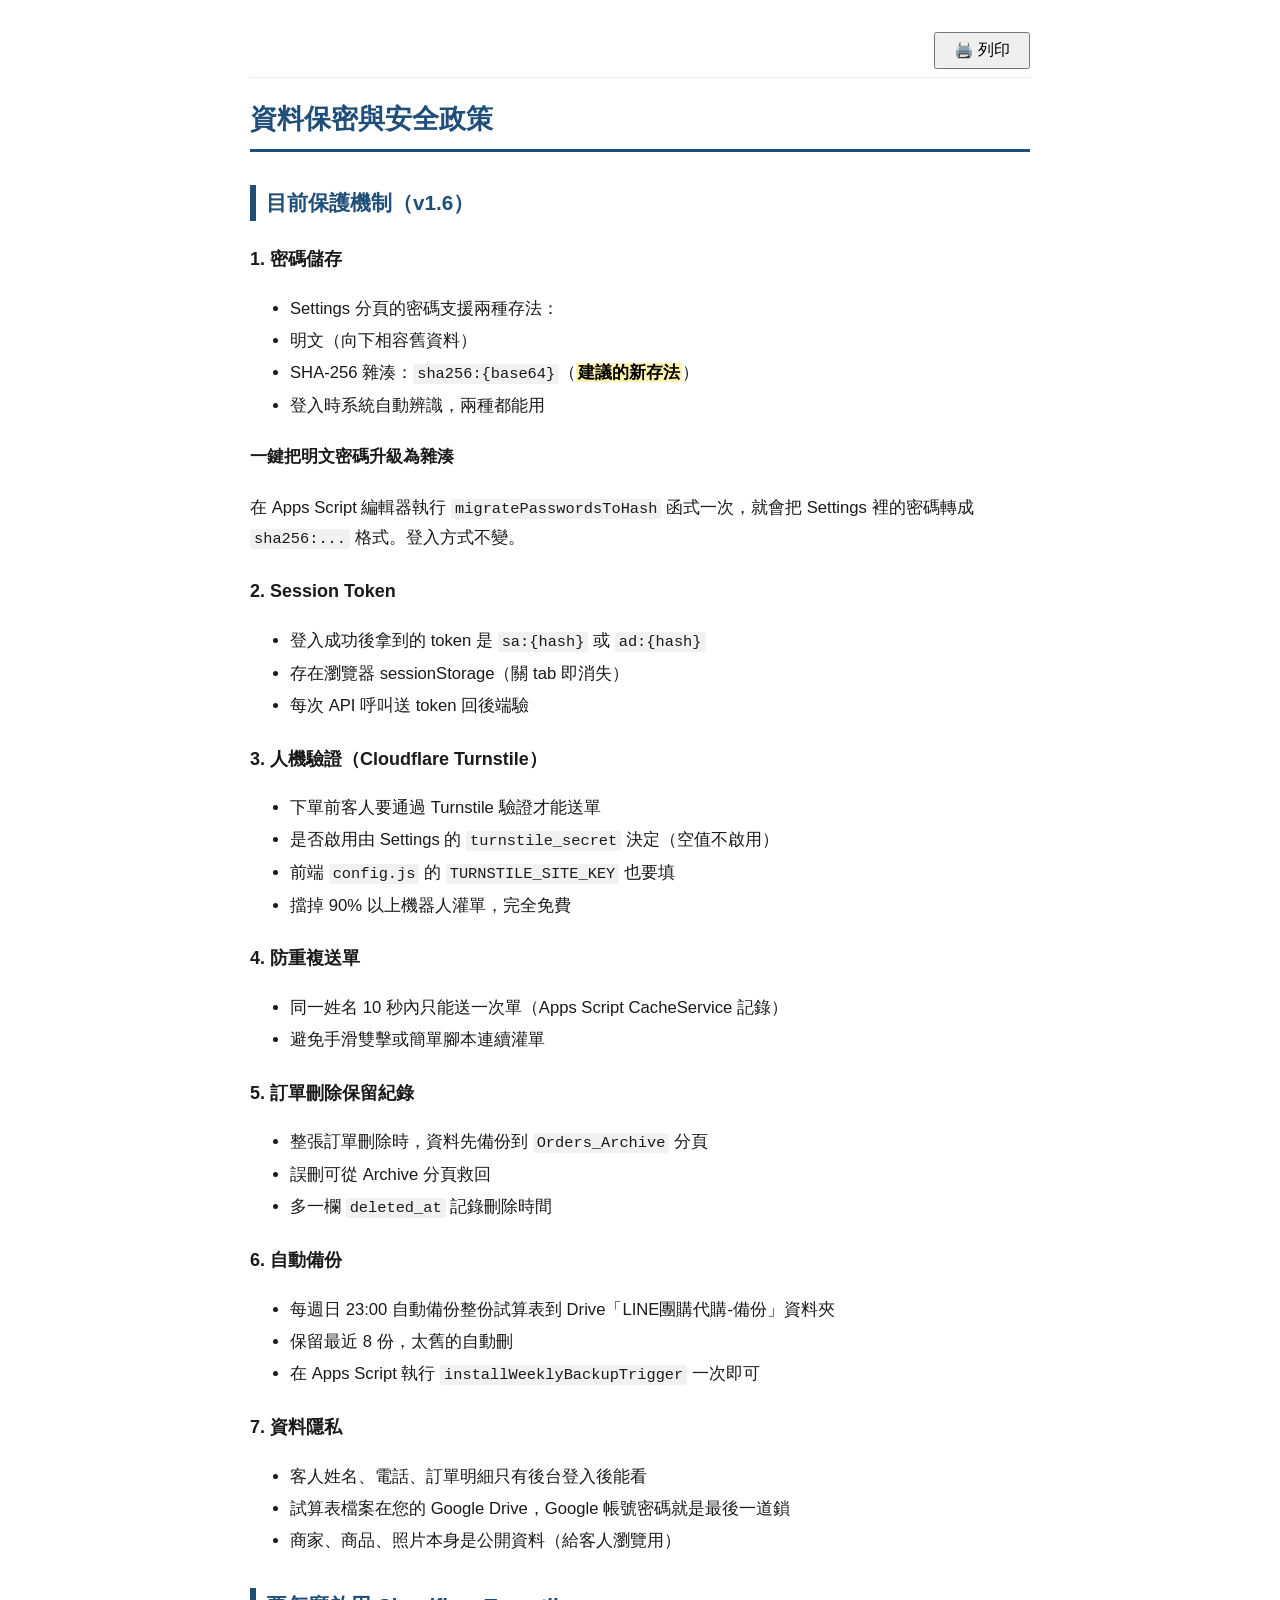
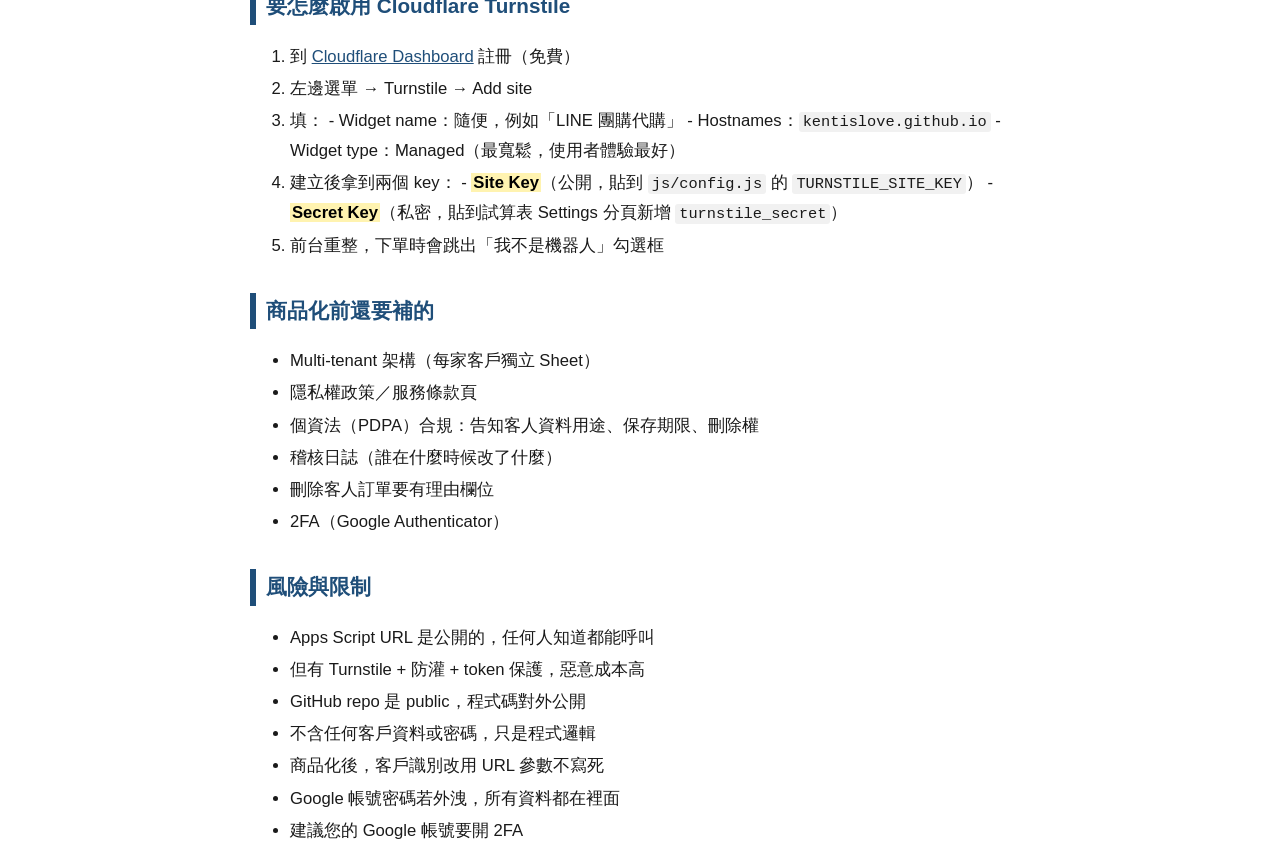
<file: SECURITY.html>
<!doctype html>
<html lang="zh-TW"><head><meta charset="utf-8">
<meta name="viewport" content="width=device-width, initial-scale=1">
<title>資料保密與安全政策</title><style>
@page { size: A4; margin: 15mm 14mm; }
* { box-sizing: border-box; }
body {
  font-family: "Microsoft JhengHei", "微軟正黑體", "Noto Sans TC", sans-serif;
  font-size: 12.5pt; line-height: 1.75; color: #1a1a1a; background: #fff;
  max-width: 820px; margin: 24px auto; padding: 0 20px;
}
h1 { font-size: 20pt; border-bottom: 3px solid #1f4e79; padding-bottom: 6px; color: #1f4e79; }
h2 { font-size: 15.5pt; margin-top: 1.6em; border-left: 6px solid #1f4e79; padding-left: 10px; color: #1f4e79; }
h3 { font-size: 13.5pt; margin-top: 1.3em; }
h1, h2, h3 { page-break-after: avoid; break-after: avoid; }
p, li { orphans: 3; widows: 3; }
li { margin: 3px 0; }
strong { color: #000; background: #fff3b0; padding: 0 2px; }
table { border-collapse: collapse; width: 100%; margin: 10px 0; page-break-inside: avoid; font-size: 11.5pt; }
th, td { border: 1px solid #888; padding: 6px 8px; vertical-align: top; }
th { background: #e8eef5; }
tr:nth-child(even) td { background: #fafafa; }
code { font-family: Consolas, monospace; background: #f1f1f1; padding: 1px 4px; border-radius: 3px; font-size: 0.92em; }
pre { background: #f5f5f5; border: 1px solid #ddd; padding: 10px; white-space: pre-wrap; word-break: break-all; page-break-inside: avoid; }
pre code { background: none; padding: 0; }
blockquote { border-left: 4px solid #c00; background: #fff5f5; margin: 10px 0; padding: 6px 12px; }
hr { border: none; border-top: 1px dashed #999; margin: 18px 0; }
a { color: #1f4e79; }
input[type=checkbox] { transform: scale(1.3); margin-right: 6px; }
.toolbar { position: sticky; top: 0; background: #fff; padding: 8px 0; text-align: right; border-bottom: 1px solid #eee; }
.toolbar button { font-size: 12pt; padding: 6px 18px; cursor: pointer; }
@media print {
  .toolbar { display: none; }
  body { margin: 0; padding: 0; max-width: none; }
  a { color: #000; text-decoration: none; }
  strong { background: none; }
}
</style></head>
<body><div class="toolbar"><button onclick="window.print()">🖨️ 列印</button></div>
<h1>資料保密與安全政策</h1>
<h2>目前保護機制（v1.6）</h2>
<h3>1. 密碼儲存</h3>
<ul>
<li>Settings 分頁的密碼支援兩種存法：</li>
<li>明文（向下相容舊資料）</li>
<li>SHA-256 雜湊：<code>sha256:{base64}</code>（<strong>建議的新存法</strong>）</li>
<li>登入時系統自動辨識，兩種都能用</li>
</ul>
<h4>一鍵把明文密碼升級為雜湊</h4>
<p>在 Apps Script 編輯器執行 <code>migratePasswordsToHash</code> 函式一次，就會把 Settings 裡的密碼轉成 <code>sha256:...</code> 格式。登入方式不變。</p>
<h3>2. Session Token</h3>
<ul>
<li>登入成功後拿到的 token 是 <code>sa:{hash}</code> 或 <code>ad:{hash}</code></li>
<li>存在瀏覽器 sessionStorage（關 tab 即消失）</li>
<li>每次 API 呼叫送 token 回後端驗</li>
</ul>
<h3>3. 人機驗證（Cloudflare Turnstile）</h3>
<ul>
<li>下單前客人要通過 Turnstile 驗證才能送單</li>
<li>是否啟用由 Settings 的 <code>turnstile_secret</code> 決定（空值不啟用）</li>
<li>前端 <code>config.js</code> 的 <code>TURNSTILE_SITE_KEY</code> 也要填</li>
<li>擋掉 90% 以上機器人灌單，完全免費</li>
</ul>
<h3>4. 防重複送單</h3>
<ul>
<li>同一姓名 10 秒內只能送一次單（Apps Script CacheService 記錄）</li>
<li>避免手滑雙擊或簡單腳本連續灌單</li>
</ul>
<h3>5. 訂單刪除保留紀錄</h3>
<ul>
<li>整張訂單刪除時，資料先備份到 <code>Orders_Archive</code> 分頁</li>
<li>誤刪可從 Archive 分頁救回</li>
<li>多一欄 <code>deleted_at</code> 記錄刪除時間</li>
</ul>
<h3>6. 自動備份</h3>
<ul>
<li>每週日 23:00 自動備份整份試算表到 Drive「LINE團購代購-備份」資料夾</li>
<li>保留最近 8 份，太舊的自動刪</li>
<li>在 Apps Script 執行 <code>installWeeklyBackupTrigger</code> 一次即可</li>
</ul>
<h3>7. 資料隱私</h3>
<ul>
<li>客人姓名、電話、訂單明細只有後台登入後能看</li>
<li>試算表檔案在您的 Google Drive，Google 帳號密碼就是最後一道鎖</li>
<li>商家、商品、照片本身是公開資料（給客人瀏覽用）</li>
</ul>
<h2>要怎麼啟用 Cloudflare Turnstile</h2>
<ol>
<li>到 <a href="https://dash.cloudflare.com/">Cloudflare Dashboard</a> 註冊（免費）</li>
<li>左邊選單 → Turnstile → Add site</li>
<li>填：
   - Widget name：隨便，例如「LINE 團購代購」
   - Hostnames：<code>kentislove.github.io</code>
   - Widget type：Managed（最寬鬆，使用者體驗最好）</li>
<li>建立後拿到兩個 key：
   - <strong>Site Key</strong>（公開，貼到 <code>js/config.js</code> 的 <code>TURNSTILE_SITE_KEY</code>）
   - <strong>Secret Key</strong>（私密，貼到試算表 Settings 分頁新增 <code>turnstile_secret</code>）</li>
<li>前台重整，下單時會跳出「我不是機器人」勾選框</li>
</ol>
<h2>商品化前還要補的</h2>
<ul>
<li>Multi-tenant 架構（每家客戶獨立 Sheet）</li>
<li>隱私權政策／服務條款頁</li>
<li>個資法（PDPA）合規：告知客人資料用途、保存期限、刪除權</li>
<li>稽核日誌（誰在什麼時候改了什麼）</li>
<li>刪除客人訂單要有理由欄位</li>
<li>2FA（Google Authenticator）</li>
</ul>
<h2>風險與限制</h2>
<ul>
<li>Apps Script URL 是公開的，任何人知道都能呼叫</li>
<li>但有 Turnstile + 防灌 + token 保護，惡意成本高</li>
<li>GitHub repo 是 public，程式碼對外公開</li>
<li>不含任何客戶資料或密碼，只是程式邏輯</li>
<li>商品化後，客戶識別改用 URL 參數不寫死</li>
<li>Google 帳號密碼若外洩，所有資料都在裡面</li>
<li>建議您的 Google 帳號要開 2FA</li>
</ul>
</body></html>
</file>
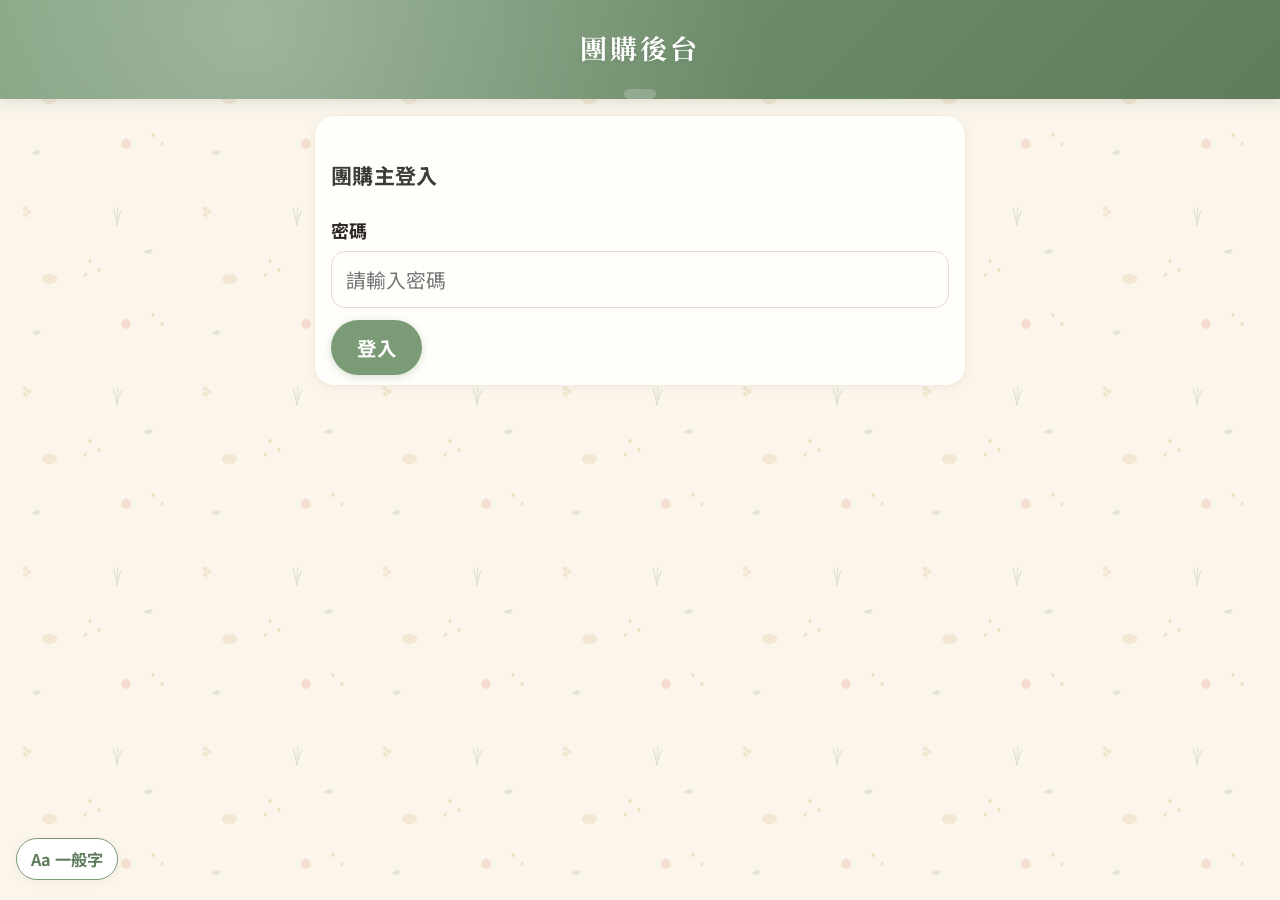
<file: shop-admin.html>
<!DOCTYPE html>
<html lang="zh-TW">
<head>
<meta charset="UTF-8">
<meta name="viewport" content="width=device-width, initial-scale=1">
<title>團購後台</title>
<link rel="preconnect" href="https://fonts.googleapis.com">
<link rel="preconnect" href="https://fonts.gstatic.com" crossorigin>
<link href="https://fonts.googleapis.com/css2?family=Noto+Sans+TC:wght@400;500;600;700&family=Noto+Serif+TC:wght@500;600;700&display=swap" rel="stylesheet">
<link rel="stylesheet" href="css/style.css?v=20261125f">
</head>
<body>
<header>
  <h1 id="adminTitle">團購後台</h1>
  <div class="header-tools">
    <span class="sub" id="roleLabel"></span>
    <button class="logout-btn" id="copyLinkBtn" style="display:none;background:#fff;color:#5F7D5C;">🔗 複製下單網址</button>
    <button class="logout-btn" id="guideBtn" style="display:none;">🧭 新手導引</button>
    <a href="quickstart.html" target="_blank" class="logout-btn" id="manualBtn" style="display:none;text-decoration:none;">📄 3 步驟說明</a>
    <button class="logout-btn" id="logoutBtn" style="display:none;" onclick="logout()">登出</button>
  </div>
</header>

<div id="loading"><div class="spinner"></div><div id="loadingText">載入中…</div></div>

<div id="formModal" class="modal">
  <div class="modal-content">
    <h3 id="formTitle">編輯</h3>
    <div id="formFields"></div>
    <div class="modal-actions">
      <button class="btn btn-ghost" onclick="closeForm()">取消</button>
      <button class="btn" id="formSaveBtn">儲存</button>
    </div>
  </div>
</div>

<div class="container" id="main">
  <div class="card" id="loginBox">
    <h3>團購主登入</h3>
    <label>密碼</label>
    <input type="password" id="pwd" placeholder="請輸入密碼">
    <div style="margin-top:12px;">
      <button class="btn" id="loginBtn">登入</button>
    </div>
  </div>

  <div id="adminArea" style="display:none;">
    <div class="tabs">
      <div class="tab active" data-tab="weeks">📅 週期與排班</div>
      <div class="tab" data-tab="vendors">🛒 代購商家</div>
      <div class="tab" data-tab="stalls">🏪 現場攤位</div>
      <div class="tab" data-tab="orders">🧾 訂單</div>
      <div class="tab" data-tab="report">📊 報表</div>
      <div class="tab" data-tab="settings" id="tabSettings" style="display:none;">⚙️ 系統設定</div>
    </div>
    <div id="tabContent"></div>
  </div>
</div>

<script src="js/saas-config.js?v=20261125b"></script>
<script src="js/api.js?v=20261125c"></script>
<script>
  // 說明頁的返回鍵要帶回這家店；標題換成店名，讓團購主知道進的是哪一家
  (function () {
    const q = new URLSearchParams({ from: 'shop-admin.html' });
    if (SHOP_ID) q.set('shop', SHOP_ID);
    document.getElementById('manualBtn').href = 'quickstart.html?' + q.toString();
    if (!SHOP_ID) return;
    API.call('getPublic').then(d => {
      const t = d.publicSettings && d.publicSettings.site_title;
      if (t) { document.getElementById('adminTitle').textContent = t + '｜後台'; document.title = t + '｜後台'; }
    }).catch(() => {});
  })();
</script>
<script src="js/ux.js?v=20261125c"></script>
<script src="js/onboarding.js?v=20261125c"></script>
<script src="js/admin.js?v=20261125e"></script>
<script src="js/scroll-top.js?v=20261125b"></script>
</body>
</html>
</file>
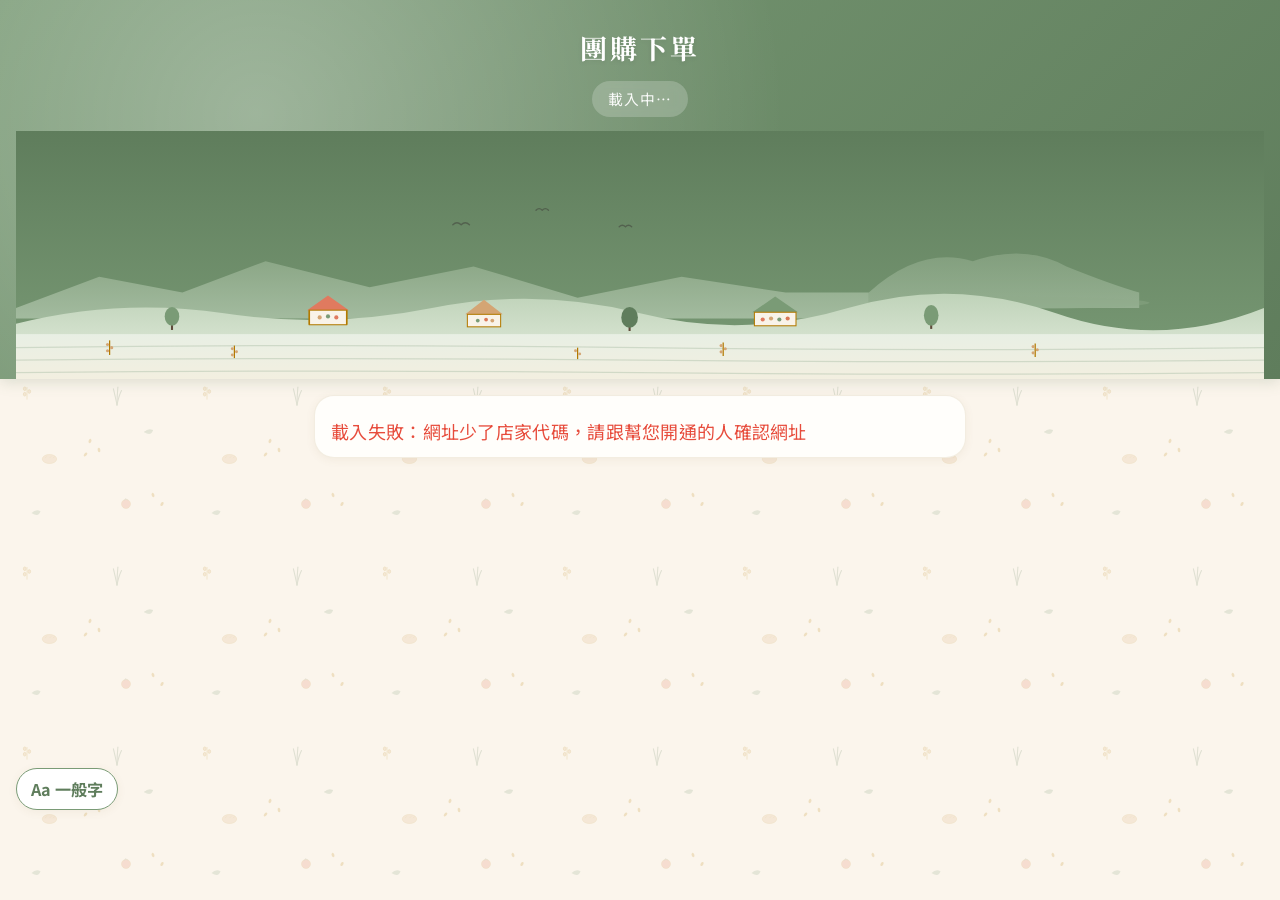
<file: shop.html>
<!DOCTYPE html>
<html lang="zh-TW">
<head>
<meta charset="UTF-8">
<meta name="viewport" content="width=device-width, initial-scale=1">
<title>團購下單</title>
<link rel="preconnect" href="https://fonts.googleapis.com">
<link rel="preconnect" href="https://fonts.gstatic.com" crossorigin>
<link href="https://fonts.googleapis.com/css2?family=Noto+Sans+TC:wght@400;500;600;700&family=Noto+Serif+TC:wght@500;600;700&display=swap" rel="stylesheet">
<link rel="stylesheet" href="css/style.css?v=20261125f">
</head>
<body data-page="front">
<header>
  <h1 id="siteTitle">團購下單</h1>
  <div class="sub" id="weekLabel">載入中…</div>
  <img src="assets/banner-ilan.svg?v=1" class="banner-illustration" alt="" aria-hidden="true">
</header>

<div class="container" id="main">
  <div class="card">載入中…</div>
</div>

<div class="summary" id="summary" style="display:none;">
  <div>小計 <span class="total-amt" id="totalAmt">0</span></div>
  <button class="btn" id="checkoutBtn">結帳 / 送單</button>
</div>

<div id="modal" style="display:none;position:fixed;inset:0;background:rgba(0,0,0,0.5);z-index:99;align-items:center;justify-content:center;">
  <div class="card" style="max-width:480px;width:92%;max-height:90vh;overflow:auto;">
    <h3>確認訂單</h3>
    <div id="checkoutItems"></div>
    <label>購買人姓名（必填，可本名/暱稱）</label>
    <input id="custName" placeholder="例：小美">
    <label>電話（可不填）</label>
    <input id="custPhone" placeholder="09xx-xxxxxx">
    <label>備註</label>
    <textarea id="custNote" rows="2" placeholder="可留下取貨提醒"></textarea>
    <div id="turnstileSlot" style="margin:14px 0;display:flex;justify-content:center;"></div>
    <div style="margin-top:12px;display:flex;gap:8px;justify-content:flex-end;">
      <button class="btn btn-ghost" onclick="closeModal()">再修改</button>
      <button class="btn" id="submitOrderBtn">確認送出</button>
    </div>
  </div>
</div>

<script src="js/saas-config.js?v=20261125b"></script>
<script src="js/api.js?v=20261125c"></script>
<script src="js/ux.js?v=20261125c"></script>
<script src="js/app.js?v=20261125c"></script>
<script src="js/scroll-top.js?v=20261125b"></script>
</body>
</html>
</file>
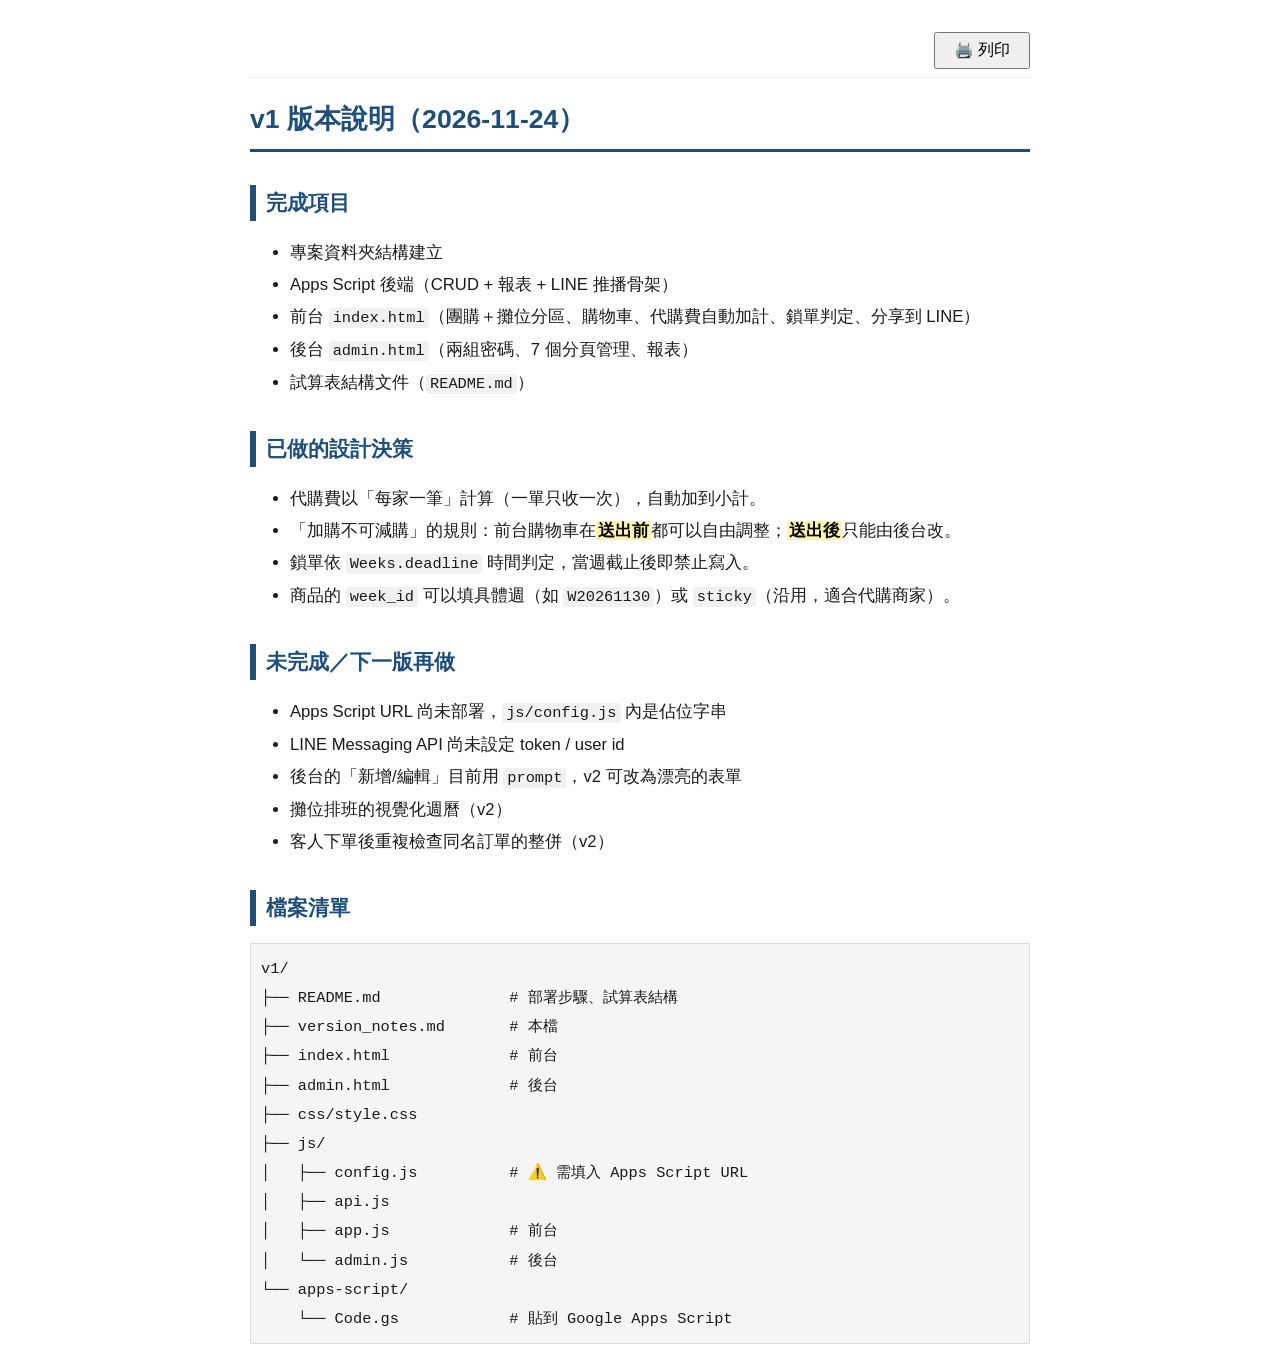
<file: version_notes.html>
<!doctype html>
<html lang="zh-TW"><head><meta charset="utf-8">
<meta name="viewport" content="width=device-width, initial-scale=1">
<title>v1 版本說明（2026-11-24）</title><style>
@page { size: A4; margin: 15mm 14mm; }
* { box-sizing: border-box; }
body {
  font-family: "Microsoft JhengHei", "微軟正黑體", "Noto Sans TC", sans-serif;
  font-size: 12.5pt; line-height: 1.75; color: #1a1a1a; background: #fff;
  max-width: 820px; margin: 24px auto; padding: 0 20px;
}
h1 { font-size: 20pt; border-bottom: 3px solid #1f4e79; padding-bottom: 6px; color: #1f4e79; }
h2 { font-size: 15.5pt; margin-top: 1.6em; border-left: 6px solid #1f4e79; padding-left: 10px; color: #1f4e79; }
h3 { font-size: 13.5pt; margin-top: 1.3em; }
h1, h2, h3 { page-break-after: avoid; break-after: avoid; }
p, li { orphans: 3; widows: 3; }
li { margin: 3px 0; }
strong { color: #000; background: #fff3b0; padding: 0 2px; }
table { border-collapse: collapse; width: 100%; margin: 10px 0; page-break-inside: avoid; font-size: 11.5pt; }
th, td { border: 1px solid #888; padding: 6px 8px; vertical-align: top; }
th { background: #e8eef5; }
tr:nth-child(even) td { background: #fafafa; }
code { font-family: Consolas, monospace; background: #f1f1f1; padding: 1px 4px; border-radius: 3px; font-size: 0.92em; }
pre { background: #f5f5f5; border: 1px solid #ddd; padding: 10px; white-space: pre-wrap; word-break: break-all; page-break-inside: avoid; }
pre code { background: none; padding: 0; }
blockquote { border-left: 4px solid #c00; background: #fff5f5; margin: 10px 0; padding: 6px 12px; }
hr { border: none; border-top: 1px dashed #999; margin: 18px 0; }
a { color: #1f4e79; }
input[type=checkbox] { transform: scale(1.3); margin-right: 6px; }
.toolbar { position: sticky; top: 0; background: #fff; padding: 8px 0; text-align: right; border-bottom: 1px solid #eee; }
.toolbar button { font-size: 12pt; padding: 6px 18px; cursor: pointer; }
@media print {
  .toolbar { display: none; }
  body { margin: 0; padding: 0; max-width: none; }
  a { color: #000; text-decoration: none; }
  strong { background: none; }
}
</style></head>
<body><div class="toolbar"><button onclick="window.print()">🖨️ 列印</button></div>
<h1>v1 版本說明（2026-11-24）</h1>
<h2>完成項目</h2>
<ul>
<li>專案資料夾結構建立</li>
<li>Apps Script 後端（CRUD + 報表 + LINE 推播骨架）</li>
<li>前台 <code>index.html</code>（團購＋攤位分區、購物車、代購費自動加計、鎖單判定、分享到 LINE）</li>
<li>後台 <code>admin.html</code>（兩組密碼、7 個分頁管理、報表）</li>
<li>試算表結構文件（<code>README.md</code>）</li>
</ul>
<h2>已做的設計決策</h2>
<ul>
<li>代購費以「每家一筆」計算（一單只收一次），自動加到小計。</li>
<li>「加購不可減購」的規則：前台購物車在<strong>送出前</strong>都可以自由調整；<strong>送出後</strong>只能由後台改。</li>
<li>鎖單依 <code>Weeks.deadline</code> 時間判定，當週截止後即禁止寫入。</li>
<li>商品的 <code>week_id</code> 可以填具體週（如 <code>W20261130</code>）或 <code>sticky</code>（沿用，適合代購商家）。</li>
</ul>
<h2>未完成／下一版再做</h2>
<ul>
<li>Apps Script URL 尚未部署，<code>js/config.js</code> 內是佔位字串</li>
<li>LINE Messaging API 尚未設定 token / user id</li>
<li>後台的「新增/編輯」目前用 <code>prompt</code>，v2 可改為漂亮的表單</li>
<li>攤位排班的視覺化週曆（v2）</li>
<li>客人下單後重複檢查同名訂單的整併（v2）</li>
</ul>
<h2>檔案清單</h2>
<pre><code>v1/
├── README.md              # 部署步驟、試算表結構
├── version_notes.md       # 本檔
├── index.html             # 前台
├── admin.html             # 後台
├── css/style.css
├── js/
│   ├── config.js          # ⚠️ 需填入 Apps Script URL
│   ├── api.js
│   ├── app.js             # 前台
│   └── admin.js           # 後台
└── apps-script/
    └── Code.gs            # 貼到 Google Apps Script
</code></pre>
</body></html>
</file>
<file: css/style.css>
/* =====================================================
   LINE 團購代購 — 溫馨手作風 v1.6
   手機優先 RWD｜奶油米色｜圓角｜慢字體
===================================================== */
:root {
  --primary: #7A9B76;         /* 鼠尾草綠 */
  --primary-dark: #5F7D5C;
  --primary-light: #E8EFE4;
  --accent: #E07A5F;          /* 暖陶土紅 */
  --accent-light: #FDEDE4;
  --warn: #D4A574;            /* 暖奶油黃 */
  --warn-bg: #FBF0DE;
  --hot: #D97757;             /* 熱銷橘 */
  --danger: #C67B6A;
  --bg: #FBF5EC;              /* 奶油米底 */
  --card: #FFFEFB;            /* 偏暖白 */
  --surface: #F5EDE0;         /* 深一點的米 */
  --text: #3D3B37;            /* 深暖棕 */
  --title: #2B2824;
  --muted: #8A8679;
  --border: #E8DDC8;
  --shadow: 0 2px 10px rgba(124, 95, 60, 0.07);
  --shadow-lg: 0 8px 28px rgba(124, 95, 60, 0.12);
  --radius: 20px;
  --radius-sm: 14px;
  --radius-pill: 999px;
}

* { box-sizing: border-box; }
html {
  -webkit-text-size-adjust: 100%;
  font-size: 16px;
}
body {
  margin: 0;
  font-family: "Noto Sans TC", -apple-system, "Microsoft JhengHei", sans-serif;
  background: var(--bg) url('../assets/pattern-doodle.svg');
  background-repeat: repeat;
  background-size: 180px auto;
  color: var(--text);
  line-height: 1.65;
  letter-spacing: 0.3px;
  padding-bottom: 120px;
  -webkit-font-smoothing: antialiased;
  text-rendering: optimizeLegibility;
}

/* 商家名用更慢更有味道的襯線字 */
.parent-name, header h1, .modal-content h3, .section-title {
  font-family: "Noto Serif TC", "Noto Sans TC", serif;
  letter-spacing: 1px;
}

/* ---------- 標題列 ---------- */
header {
  background:
    radial-gradient(circle at 20% 30%, rgba(255,255,255,0.3), transparent 50%),
    linear-gradient(135deg, var(--primary) 0%, var(--primary-dark) 100%);
  color: #fff;
  padding: 24px 16px 0;
  text-align: center;
  position: relative;
  box-shadow: 0 3px 14px rgba(95, 125, 92, 0.2);
  overflow: hidden;
}
header h1 {
  margin: 0;
  font-size: 1.5rem;
  font-weight: 700;
  letter-spacing: 3px;
  text-shadow: 0 2px 4px rgba(0,0,0,0.08);
  position: relative;
  z-index: 2;
}
.sub {
  font-size: 0.82rem;
  opacity: 0.96;
  margin-top: 10px;
  display: inline-block;
  background: rgba(255,255,255,0.22);
  padding: 5px 16px;
  border-radius: var(--radius-pill);
  backdrop-filter: blur(6px);
  letter-spacing: 1.2px;
  position: relative;
  z-index: 2;
}
.banner-illustration {
  display: block;
  width: 100%;
  height: auto;
  margin-top: 14px;
  margin-bottom: -2px;
}

/* ---------- 容器 ---------- */
.container { max-width: 680px; margin: 0 auto; padding: 16px 14px; }

/* ---------- 區段標題 ---------- */
.section-title {
  font-weight: 700;
  font-size: 1.05rem;
  margin: 24px 6px 12px;
  color: var(--title);
  text-align: center;
  position: relative;
  padding: 0 60px;
}
.section-title::before,
.section-title::after {
  content: '';
  position: absolute;
  top: 50%;
  width: 40px;
  height: 1px;
  background: var(--border);
}
.section-title::before { left: 0; }
.section-title::after { right: 0; }

/* ---------- 卡片 ---------- */
.card {
  background: var(--card);
  border-radius: var(--radius);
  padding: 20px 16px 10px;
  margin-bottom: 16px;
  box-shadow: var(--shadow);
  border: 1px solid rgba(232, 221, 200, 0.5);
  overflow: hidden;
}

/* ---------- 商家 / 攤位 卡片頂部（照片＋名字置中） ---------- */
.parent-head {
  text-align: center;
  padding-bottom: 14px;
  margin-bottom: 8px;
  border-bottom: 1px dashed var(--border);
  position: relative;
}
.parent-pic {
  width: 100%;
  max-width: 320px;
  aspect-ratio: 16 / 10;
  object-fit: cover;
  border-radius: var(--radius-sm);
  border: 1px solid var(--border);
  box-shadow: 0 3px 12px rgba(124, 95, 60, 0.1);
  display: block;
  margin: 0 auto 14px;
  background: var(--surface);
}
.parent-pic.placeholder {
  display: flex; align-items: center; justify-content: center;
  color: #c9c0b1; font-size: 2.5rem;
  background: var(--surface);
}
.parent-title { margin: 0; }
.parent-name {
  font-weight: 700; font-size: 1.3rem;
  color: var(--title);
  line-height: 1.3;
  margin-bottom: 6px;
}

/* ---------- Tag ---------- */
.tag {
  display: inline-block;
  padding: 4px 12px;
  border-radius: var(--radius-pill);
  font-size: 0.75rem;
  font-weight: 600;
  background: var(--surface);
  color: var(--muted);
  letter-spacing: 0.5px;
}
.tag.fee {
  background: var(--warn-bg);
  color: #8B6914;
  border: 1px solid #E8CF9E;
}
.tag.free {
  background: var(--primary-light);
  color: var(--primary-dark);
  border: 1px solid #C8D9C3;
}
.tag.hot {
  background: linear-gradient(135deg, var(--hot), #C85F3F);
  color: #fff;
  box-shadow: 0 2px 6px rgba(217, 119, 87, 0.3);
}

/* ---------- 商品列（手機優先 flex） ---------- */
.item-row {
  display: flex;
  align-items: center;
  gap: 12px;
  padding: 12px 4px;
  border-bottom: 1px dashed var(--border);
}
.item-row:last-child { border-bottom: none; }
.item-pic {
  width: 72px; height: 72px;
  object-fit: cover; border-radius: 14px;
  border: 1px solid var(--border);
  cursor: zoom-in;
  background: var(--surface);
  flex-shrink: 0;
  transition: transform 0.2s;
}
.item-pic:hover { transform: scale(1.04); }
.item-pic.placeholder {
  display: flex; align-items: center; justify-content: center;
  color: #c9c0b1; font-size: 1.6rem; cursor: default;
}
.item-info {
  flex: 1 1 0;
  min-width: 0;
  display: flex;
  flex-direction: column;
  gap: 3px;
}
.item-name {
  font-size: 0.98rem;
  font-weight: 600;
  color: var(--title);
  line-height: 1.35;
  word-break: break-word;
}
.item-name small {
  font-weight: 400; color: var(--muted);
  font-size: 0.78rem;
}
.item-price {
  font-family: "Noto Serif TC", serif;
  font-weight: 700; color: var(--primary-dark);
  font-size: 1.1rem;
  white-space: nowrap;
}

/* ---------- 數量控制 ---------- */
.qty-ctrl {
  display: flex; align-items: center; gap: 2px;
  background: var(--surface);
  border-radius: var(--radius-pill);
  padding: 3px;
  flex-shrink: 0;
}
.qty-ctrl button {
  width: 34px; height: 34px; border-radius: 50%;
  border: none; background: #fff;
  cursor: pointer; font-size: 1.3rem; font-weight: 700;
  color: var(--primary-dark);
  box-shadow: 0 1px 3px rgba(0,0,0,0.08);
  transition: all 0.15s;
  display: flex; align-items: center; justify-content: center;
  padding: 0;
}
.qty-ctrl button:active:not(:disabled) { transform: scale(0.92); }
.qty-ctrl button:hover:not(:disabled) { background: var(--primary); color: #fff; }
.qty-ctrl button:disabled { opacity: 0.35; cursor: not-allowed; }
.qty-ctrl input {
  width: 38px; height: 34px; text-align: center;
  border: none; background: transparent;
  font-size: 1rem; font-weight: 700;
  color: var(--title);
  outline: none;
  -moz-appearance: textfield;
  padding: 0;
}
.qty-ctrl input::-webkit-outer-spin-button,
.qty-ctrl input::-webkit-inner-spin-button { -webkit-appearance: none; margin: 0; }

/* ---------- 按鈕 ---------- */
.btn {
  display: inline-block;
  padding: 11px 24px;
  border-radius: var(--radius-pill);
  border: none;
  background: var(--primary);
  color: #fff;
  font-size: 1rem;
  font-weight: 700;
  cursor: pointer;
  transition: all 0.2s;
  box-shadow: 0 2px 8px rgba(122, 155, 118, 0.3);
  letter-spacing: 0.5px;
  font-family: inherit;
}
.btn:hover:not(:disabled) {
  background: var(--primary-dark);
  transform: translateY(-1px);
  box-shadow: 0 4px 14px rgba(122, 155, 118, 0.4);
}
.btn:active:not(:disabled) { transform: translateY(0); }
.btn-ghost {
  background: transparent; color: var(--primary-dark);
  border: 1.5px solid var(--primary);
  box-shadow: none;
}
.btn-ghost:hover:not(:disabled) {
  background: var(--primary-light);
  box-shadow: none;
  transform: none;
}
.btn-danger { background: var(--danger); box-shadow: 0 2px 8px rgba(198, 123, 106, 0.3); }
.btn-danger:hover:not(:disabled) { background: #A66455; }
.btn:disabled { background: #d0d4db; cursor: not-allowed; box-shadow: none; }

/* ---------- 表單 ---------- */
input, select, textarea {
  width: 100%;
  padding: 11px 14px;
  border: 1.5px solid var(--border);
  border-radius: var(--radius-sm);
  font-size: 1rem;
  font-family: inherit;
  background: #FFFEFB;
  transition: border-color 0.15s, box-shadow 0.15s;
  color: var(--title);
}
input:focus, select:focus, textarea:focus {
  outline: none;
  border-color: var(--primary);
  box-shadow: 0 0 0 3px var(--primary-light);
}
label {
  display: block; margin: 8px 0 4px;
  font-weight: 700; font-size: 0.88rem;
  color: var(--title);
}

/* ---------- 底部結帳條 ---------- */
.summary {
  position: fixed; bottom: 0; left: 0; right: 0;
  background: rgba(255, 254, 251, 0.98);
  backdrop-filter: blur(10px);
  border-top: 1px solid var(--border);
  padding: 14px 16px;
  padding-bottom: max(14px, env(safe-area-inset-bottom));
  display: flex; justify-content: space-between; align-items: center;
  box-shadow: 0 -3px 20px rgba(124, 95, 60, 0.1);
  z-index: 10;
}
.summary > div:first-child { color: var(--muted); font-size: 0.85rem; letter-spacing: 1px; }
.total-amt {
  font-family: "Noto Serif TC", serif;
  font-size: 1.7rem; font-weight: 700;
  color: var(--primary-dark); margin-left: 6px;
  display: inline-block;
}
.summary .btn { padding: 12px 26px; font-size: 1.05rem; }

/* ---------- 鎖單橫幅 ---------- */
.locked-banner {
  background: linear-gradient(135deg, var(--warn-bg), #F5E3C5);
  color: #8B6914;
  padding: 14px 16px; border-radius: var(--radius); text-align: center;
  margin-bottom: 14px; font-weight: 700;
  border: 1px solid #E8CF9E;
  letter-spacing: 1px;
}

/* ---------- 後台 ---------- */
.tabs { display: flex; gap: 6px; margin-bottom: 14px; flex-wrap: wrap; }
.tab {
  padding: 8px 16px; background: #fff;
  border: 1.5px solid var(--border); border-radius: var(--radius-pill);
  cursor: pointer; font-size: 0.88rem; font-weight: 600;
  color: var(--muted); transition: all 0.15s;
}
.tab:hover { border-color: var(--primary); color: var(--primary-dark); }
.tab.active {
  background: var(--primary); color: #fff; border-color: var(--primary);
  box-shadow: 0 2px 8px rgba(122, 155, 118, 0.35);
}
table { width: 100%; border-collapse: collapse; font-size: 0.88rem; }
th, td { padding: 9px 10px; text-align: left; border-bottom: 1px solid var(--border); white-space: nowrap; }
th { background: var(--surface); font-weight: 700; color: var(--muted); font-size: 0.8rem; }
tr:hover td { background: #FBF7EC; }

/* ---------- Loading ---------- */
#loading {
  position: fixed; inset: 0; background: rgba(251, 245, 236, 0.9);
  backdrop-filter: blur(4px);
  display: none; align-items: center; justify-content: center; z-index: 999;
  flex-direction: column; gap: 14px; color: var(--primary-dark); font-weight: 700;
  letter-spacing: 2px;
}
#loading.show { display: flex; }
.spinner {
  width: 46px; height: 46px; border: 4px solid var(--primary-light);
  border-top-color: var(--primary); border-radius: 50%;
  animation: spin 0.8s linear infinite;
}
@keyframes spin { to { transform: rotate(360deg); } }

/* ---------- 後台 header tools ---------- */
.header-tools { display: flex; gap: 10px; justify-content: center; align-items: center; margin-top: 8px; flex-wrap: wrap; }
.logout-btn {
  background: rgba(255,255,255,0.25); color: #fff;
  border: 1px solid rgba(255,255,255,0.4);
  padding: 4px 14px; border-radius: var(--radius-pill); cursor: pointer; font-size: 0.8rem;
  font-weight: 600;
  letter-spacing: 1px;
}
.logout-btn:hover { background: rgba(255,255,255,0.4); }

/* ---------- 彈窗 ---------- */
.modal {
  position: fixed; inset: 0; background: rgba(61, 59, 55, 0.55);
  backdrop-filter: blur(5px);
  z-index: 100; display: none; align-items: center; justify-content: center;
  padding: 16px;
}
.modal.show { display: flex; animation: fadeIn 0.2s; }
@keyframes fadeIn { from { opacity: 0; } to { opacity: 1; } }
.modal-content {
  background: var(--card); border-radius: var(--radius); padding: 24px;
  max-width: 540px; width: 100%; max-height: 90vh; overflow-y: auto;
  box-shadow: var(--shadow-lg);
  animation: slideUp 0.25s;
}
@keyframes slideUp { from { transform: translateY(20px); opacity: 0; } to { transform: translateY(0); opacity: 1; } }
.modal-content h3 {
  margin: 0 0 18px; padding-bottom: 12px;
  border-bottom: 2px solid var(--primary);
  font-weight: 700;
}
.modal-actions {
  display: flex; gap: 10px; justify-content: flex-end;
  margin-top: 20px; padding-top: 14px; border-top: 1px solid var(--border);
}
.form-field { margin-bottom: 14px; }
.form-field label { font-weight: 700; font-size: 0.9rem; }
.form-field .field-hint { font-size: 0.78rem; color: var(--muted); margin-top: 4px; }

/* ---------- 排班勾選區 ---------- */
.checkbox-row {
  display: flex; align-items: center; gap: 10px;
  padding: 10px; border-radius: var(--radius-sm);
  transition: background 0.15s;
}
.checkbox-row:hover { background: var(--surface); }
.checkbox-row input[type=checkbox] { width: 22px; height: 22px; accent-color: var(--primary); flex-shrink: 0; }
.checkbox-row label { flex: 1; cursor: pointer; font-weight: 500; margin: 0; }
.schedule-box {
  background: var(--surface); border-radius: var(--radius); padding: 14px; margin-top: 12px;
}
.schedule-box h4 { margin: 0 0 8px; font-size: 0.95rem; color: var(--title); }

/* ---------- 訂單卡片 ---------- */
.order-card {
  border: 1px solid var(--border); border-radius: var(--radius-sm);
  padding: 14px; margin-bottom: 10px; background: var(--card);
  box-shadow: var(--shadow);
}
.order-head { display: flex; justify-content: space-between; font-size: 0.85rem; color: var(--muted); margin-bottom: 8px; flex-wrap: wrap; gap: 4px; }
.order-head b { color: var(--title); font-size: 1rem; }
.order-items { font-size: 0.9rem; margin: 0; padding: 0; }
.order-items li { list-style: none; display: flex; justify-content: space-between; padding: 3px 0; gap: 8px; }
.order-total {
  text-align: right; font-weight: 800;
  color: var(--primary-dark); margin-top: 8px;
  font-size: 1.1rem; font-family: "Noto Serif TC", serif;
}

/* ---------- 後台卡片式列表 ---------- */
.admin-list { margin-top: 14px; }
.admin-card {
  background: var(--card);
  border: 1px solid var(--border);
  border-radius: var(--radius-sm);
  padding: 14px;
  margin-bottom: 12px;
  box-shadow: var(--shadow);
}
.admin-card-head {
  display: flex;
  gap: 12px;
  align-items: center;
  padding-bottom: 12px;
  margin-bottom: 12px;
  border-bottom: 1px dashed var(--border);
}
.admin-card-img {
  width: 72px; height: 72px;
  object-fit: cover; border-radius: 10px;
  border: 1px solid var(--border);
  background: var(--surface);
  flex-shrink: 0;
}
.admin-card-img.placeholder {
  display: flex; align-items: center; justify-content: center;
  color: #c9c0b1; font-size: 1.8rem;
}
.admin-card-title {
  font-weight: 700; font-size: 1.1rem;
  color: var(--title); flex: 1; min-width: 0;
  word-break: break-word;
}
.admin-fields {
  margin: 0; padding: 0;
  display: grid;
  grid-template-columns: minmax(96px, max-content) 1fr;
  gap: 8px 16px;
  align-items: start;
}
.admin-fields .field-row {
  display: contents;
}
.admin-fields dt {
  color: var(--muted);
  font-size: 0.85rem;
  font-weight: 500;
  padding-top: 2px;
}
.admin-fields dt small {
  display: block;
  font-size: 0.72rem;
  color: #c9c0b1;
  margin-top: -1px;
}
.admin-fields dd {
  color: var(--text);
  font-weight: 600;
  margin: 0;
  word-break: break-word;
  min-width: 0;
}
.admin-fields dd img {
  display: block;
}
.admin-card-actions {
  display: flex;
  gap: 8px;
  margin-top: 14px;
  padding-top: 12px;
  border-top: 1px dashed var(--border);
  flex-wrap: wrap;
}
.admin-card-actions .btn {
  padding: 7px 14px;
  font-size: 0.85rem;
}

/* 手機：欄位改成上下堆疊 */
@media (max-width: 560px) {
  .admin-fields {
    grid-template-columns: 1fr;
    gap: 2px 0;
  }
  .admin-fields .field-row {
    display: block;
    padding: 6px 0;
    border-bottom: 1px dotted var(--border);
  }
  .admin-fields .field-row:last-child { border-bottom: none; }
  .admin-fields dt {
    font-size: 0.78rem;
    color: var(--muted);
    margin-bottom: 2px;
  }
  .admin-fields dd {
    font-size: 0.95rem;
  }
  .admin-card-head { gap: 10px; }
  .admin-card-img { width: 56px; height: 56px; }
  .admin-card-title { font-size: 1rem; }
}

/* ---------- 新手導引（onboarding.js 才會用到） ---------- */
.ob-box { max-width: 560px; }
.ob-overlay.no-anim, .ob-overlay.no-anim .modal-content { animation: none; }
.ob-lead { color: var(--muted); margin: -6px 0 14px; line-height: 1.7; }
.ob-step {
  display: flex; gap: 14px; padding: 14px 4px;
  border-bottom: 1px dashed var(--border);
}
.ob-step:last-of-type { border-bottom: none; }
.ob-no {
  flex-shrink: 0; width: 44px; height: 44px; border-radius: 50%;
  background: var(--surface); color: var(--primary-dark);
  font-family: "Noto Serif TC", serif; font-size: 1.3rem; font-weight: 700;
  display: flex; align-items: center; justify-content: center;
  border: 2px solid var(--primary);
}
.ob-step.is-done .ob-no { background: var(--primary); color: #fff; }
.ob-step.is-done .ob-title { color: var(--muted); text-decoration: line-through; }
.ob-body { flex: 1; min-width: 0; }
.ob-title { font-weight: 700; font-size: 1.08rem; color: var(--title); }
.ob-desc { color: var(--muted); font-size: 0.92rem; margin: 2px 0 10px; line-height: 1.6; }
.ob-go { padding: 10px 20px; }
.ob-foot {
  margin-top: 14px; padding-top: 12px; border-top: 1px solid var(--border);
  display: flex; justify-content: space-between; align-items: center; gap: 10px; flex-wrap: wrap;
}
.ob-foot a { color: var(--primary-dark); font-weight: 600; }
.ob-foot-btns { display: flex; gap: 8px; flex-wrap: wrap; }
.ob-foot-btns .btn { padding: 8px 14px; font-size: 0.9rem; }

/* ---------- 大字模式切換鈕（ux.js 才會用到） ---------- */
.big-ui-toggle {
  position: fixed; left: 16px; bottom: 20px; z-index: 60;
  background: #fff; color: var(--primary-dark);
  border: 1.5px solid var(--primary); border-radius: 999px;
  padding: 8px 14px; font-weight: 700; font-size: 0.9rem; font-family: inherit;
  box-shadow: var(--shadow); cursor: pointer;
}
body[data-page="front"] .big-ui-toggle { bottom: 90px; }
@media print { .big-ui-toggle { display: none !important; } }

/* ---------- 大字大按鈕模式：html.big-ui ---------- */
html.big-ui { font-size: 18px; }
html.big-ui body { line-height: 1.75; }
html.big-ui .btn { padding: 13px 26px; font-size: 1.08rem; min-height: 48px; }
html.big-ui .tab { padding: 12px 18px; font-size: 1rem; }
html.big-ui input, html.big-ui select, html.big-ui textarea { font-size: 1.1rem; padding: 13px 14px; }
html.big-ui label { font-size: 1rem; }
html.big-ui .item-pic { width: 84px; height: 84px; }
html.big-ui .item-name { font-size: 1.1rem; }
html.big-ui .item-price { font-size: 1.25rem; }
html.big-ui .qty-ctrl button { width: 44px; height: 44px; font-size: 1.5rem; }
html.big-ui .qty-ctrl input { width: 44px; height: 44px; font-size: 1.2rem; padding: 0; }
html.big-ui .summary .btn { padding: 14px 26px; font-size: 1.15rem; }
html.big-ui .total-amt { font-size: 1.9rem; }
html.big-ui .admin-fields dt { font-size: 0.95rem; }
html.big-ui .admin-fields dd { font-size: 1.05rem; }
html.big-ui .admin-card-actions .btn { padding: 11px 18px; font-size: 1rem; }
html.big-ui .checkbox-row input[type=checkbox] { width: 28px; height: 28px; }
html.big-ui .checkbox-row label { font-size: 1.1rem; }
html.big-ui .logout-btn { padding: 7px 16px; font-size: 0.95rem; }
@media (max-width: 480px) {
  html.big-ui { font-size: 17px; }
  html.big-ui .item-pic { width: 70px; height: 70px; }
  html.big-ui .qty-ctrl button { width: 40px; height: 40px; }
  html.big-ui .qty-ctrl input { width: 38px; height: 40px; padding: 0; }
  html.big-ui .item-row { flex-wrap: wrap; }
  html.big-ui .section-title { padding: 0 22px; font-size: 0.95rem; letter-spacing: 0; }
  html.big-ui .section-title::before, html.big-ui .section-title::after { width: 14px; }
  html.big-ui .item-row .qty-ctrl { margin-left: auto; }
}

/* ---------- 報表表格：手機上允許換行，數量和小計欄才不會被切掉 ---------- */
.report-table th, .report-table td { white-space: normal; word-break: break-word; }
@media (max-width: 480px) {
  .report-table { font-size: 0.82rem; }
  .report-table th, .report-table td { padding: 6px 5px; }
  .report-table th:nth-child(3), .report-table td:nth-child(3) { width: 3em; }
  .report-table th:nth-child(4), .report-table td:nth-child(4) { width: 4.2em; }
}

/* ---------- 回到最上面 ---------- */
.scroll-top-btn {
  position: fixed;
  bottom: 20px;
  right: 20px;
  width: 50px;
  height: 50px;
  border-radius: 50%;
  border: none;
  background: var(--primary);
  color: #fff;
  font-size: 1.6rem;
  font-weight: 700;
  cursor: pointer;
  box-shadow: 0 4px 14px rgba(95, 125, 92, 0.35);
  z-index: 50;
  opacity: 0;
  pointer-events: none;
  transform: translateY(12px);
  transition: opacity 0.25s, transform 0.25s, background 0.15s;
  padding: 0;
  display: flex; align-items: center; justify-content: center;
  line-height: 1;
}
.scroll-top-btn.show {
  opacity: 0.95;
  pointer-events: auto;
  transform: translateY(0);
}
.scroll-top-btn:hover {
  background: var(--primary-dark);
  opacity: 1;
}
.scroll-top-btn:active { transform: scale(0.92); }
/* 前台有底部結帳條時往上讓位 */
body[data-page="front"] .scroll-top-btn { bottom: 90px; }
@media (max-width: 480px) {
  .scroll-top-btn { width: 44px; height: 44px; font-size: 1.4rem; bottom: 16px; right: 16px; }
  body[data-page="front"] .scroll-top-btn { bottom: 86px; }
}
@media print { .scroll-top-btn { display: none !important; } }

/* ---------- 列印 (@media print) ---------- */
@media print {
  @page { size: A4; margin: 15mm; }
  body {
    background: #fff !important;
    padding: 0 !important;
    color: #000;
    font-family: "Noto Sans TC", sans-serif;
  }
  header, .tabs, .btn, .logout-btn, .header-tools, .no-print,
  #loading, .modal, .banner-illustration { display: none !important; }
  .container { max-width: none !important; padding: 0 !important; }
  .card, .report-card {
    box-shadow: none !important;
    border: 1px solid #ccc !important;
    border-radius: 6px !important;
    background: #fff !important;
    page-break-inside: avoid;
  }
  .report-print-head { display: block !important; }
  .report-customer { page-break-inside: avoid; }
  .report-table { border-collapse: collapse; }
  .report-table th, .report-table td {
    border: 1px solid #ddd;
    padding: 5px 8px;
  }
  .report-table th { background: #f5f5f5; }
  h2, h3 { color: #000; }
}

/* ---------- 空狀態 ---------- */
.empty-state {
  text-align: center; padding: 40px 20px;
  color: var(--muted);
}
.empty-state .icon { font-size: 3rem; margin-bottom: 10px; display: block; }

/* ---------- 窄螢幕（<480px 手機） ---------- */
@media (max-width: 480px) {
  html { font-size: 15px; }
  .container { padding: 12px 10px; }
  header { padding: 18px 14px 22px; }
  header h1 { font-size: 1.3rem; letter-spacing: 2px; }
  .sub { font-size: 0.78rem; }
  .card { padding: 16px 12px 6px; border-radius: 16px; }
  .parent-pic { max-width: 100%; aspect-ratio: 16 / 9; margin-bottom: 12px; }
  .parent-name { font-size: 1.15rem; }
  .item-row { gap: 10px; padding: 11px 2px; }
  .item-pic { width: 64px; height: 64px; border-radius: 12px; }
  .item-name { font-size: 0.93rem; }
  .item-price { font-size: 1rem; }
  .qty-ctrl { padding: 2px; }
  .qty-ctrl button { width: 30px; height: 30px; font-size: 1.15rem; }
  .qty-ctrl input { width: 32px; font-size: 0.95rem; }
  .total-amt { font-size: 1.45rem; }
  .summary { padding: 12px 14px; }
  .summary .btn { padding: 11px 20px; font-size: 1rem; }
  .section-title { padding: 0 44px; font-size: 1rem; }
  .section-title::before, .section-title::after { width: 30px; }
}

/* ---------- 超窄螢幕（<360px） ---------- */
@media (max-width: 360px) {
  .item-row { gap: 8px; }
  .item-pic { width: 56px; height: 56px; }
  .qty-ctrl button { width: 28px; height: 28px; font-size: 1.05rem; }
  .qty-ctrl input { width: 28px; font-size: 0.9rem; }
  .item-name { font-size: 0.88rem; }
  .item-price { font-size: 0.95rem; }
  .total-amt { font-size: 1.3rem; }
  .summary > div:first-child { font-size: 0.75rem; }
  .summary .btn { padding: 10px 16px; font-size: 0.95rem; }
}
</file>
